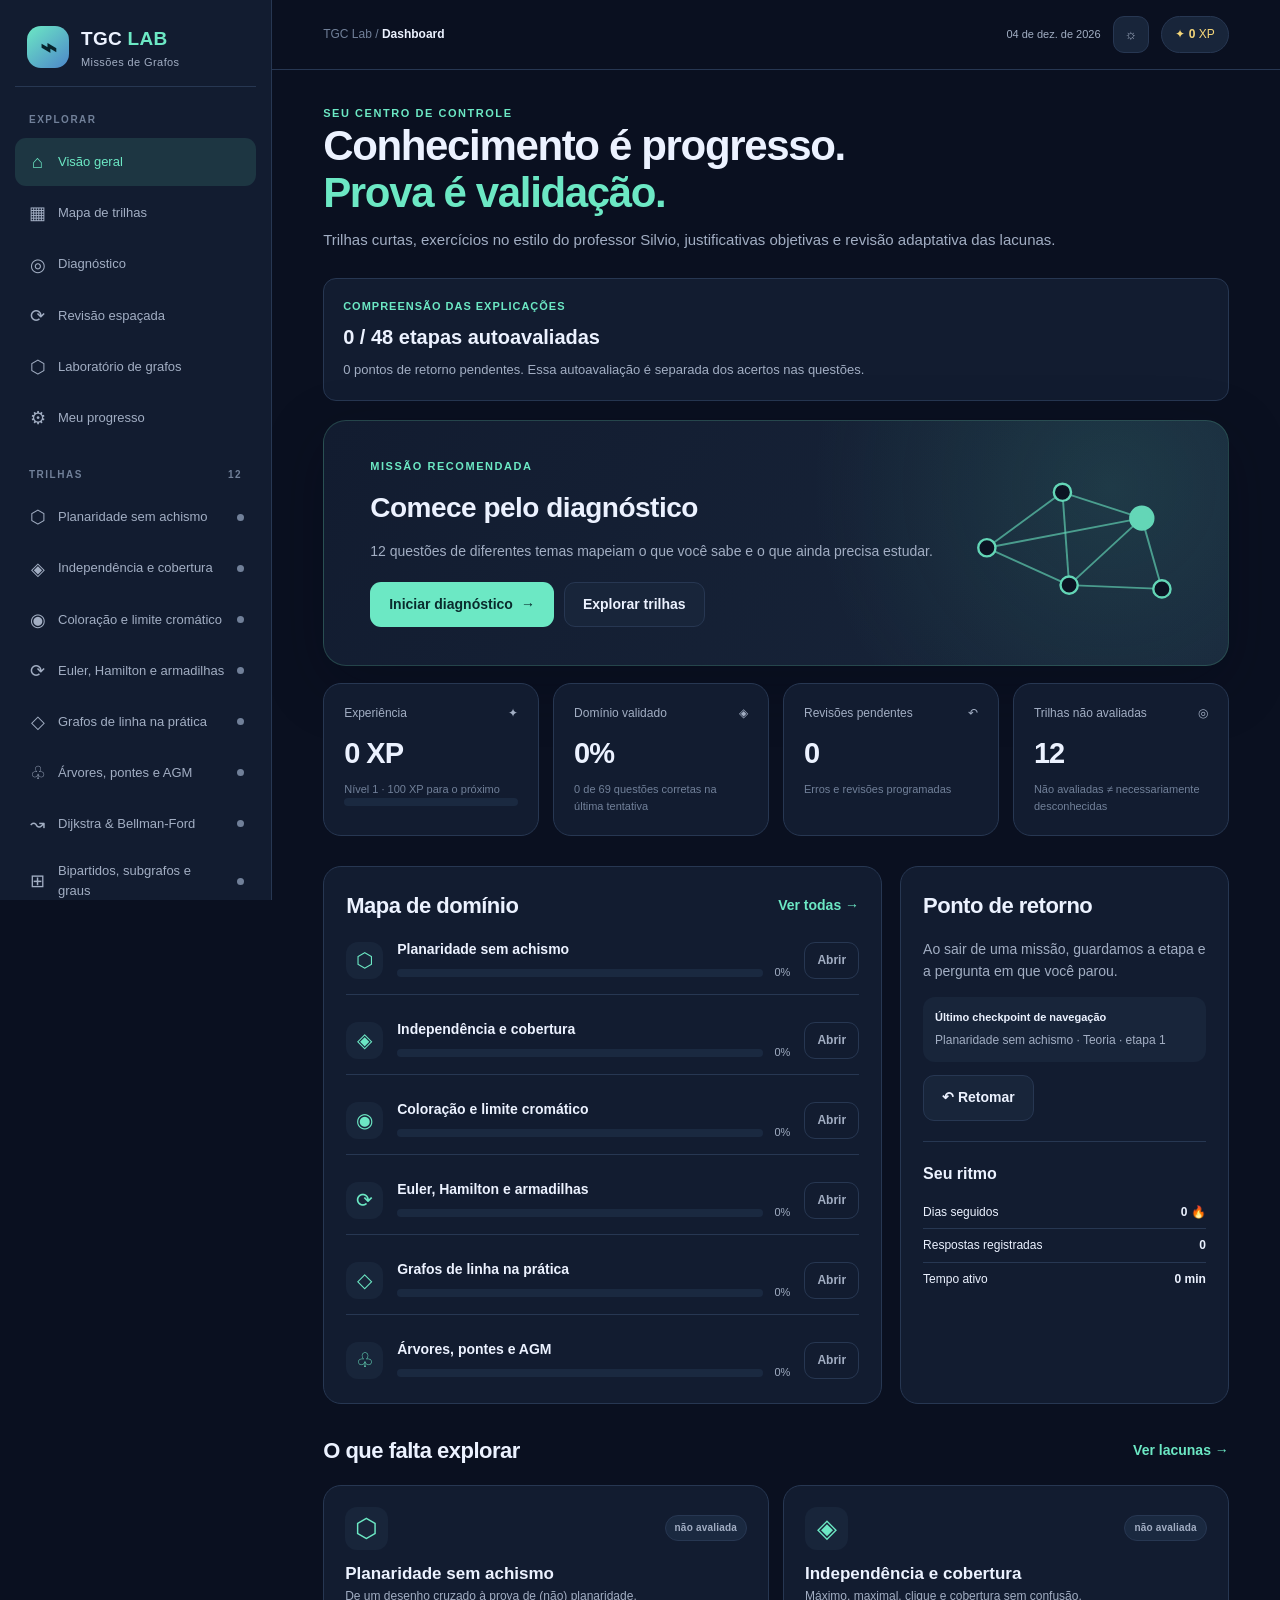
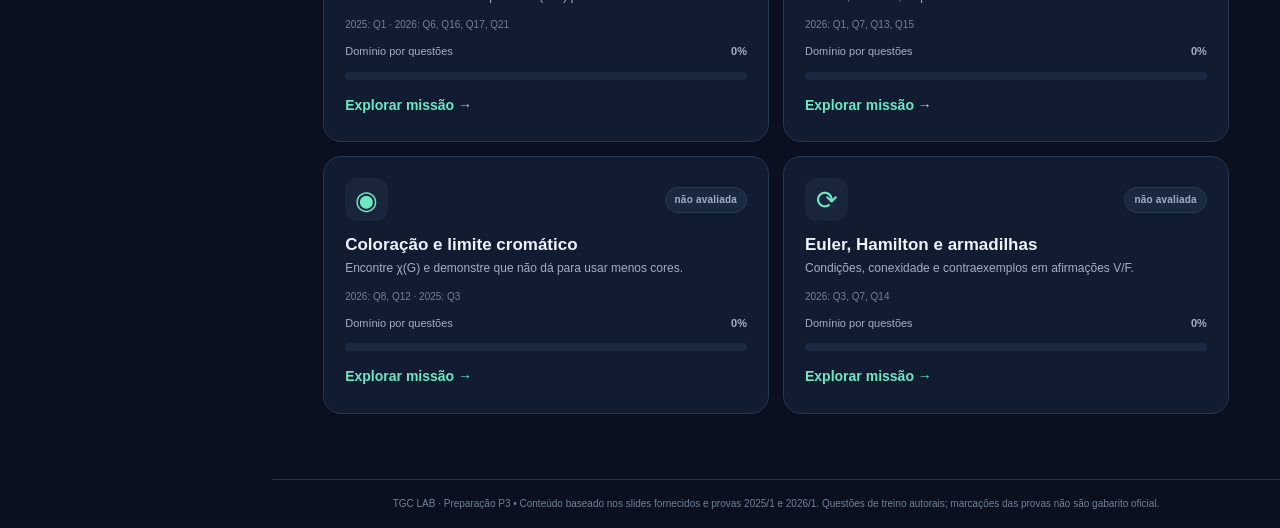
<file: index.html>
<!DOCTYPE html>
<html lang="pt-BR">
<head>
  <meta charset="UTF-8">
  <meta name="viewport" content="width=device-width,initial-scale=1.0">
  <meta name="color-scheme" content="dark light">
  <meta name="description" content="TGC Lab: plataforma offline de estudos de Teoria dos Grafos, com diagnóstico, trilhas, questões e revisão espaçada.">
  <title>TGC Lab · Missões de Grafos</title>
  <link rel="stylesheet" href="styles.css">


</head>
<body>
  <div class="app-shell">
    <aside class="sidebar" id="sidebar">
      <div class="brand" role="button" tabindex="0" data-go="dashboard">
        <div class="brand-mark">⌁</div>
        <div><strong>TGC<span> LAB</span></strong><small>Missões de Grafos</small></div>
      </div>
      <div class="sidebar-section"><div class="sidebar-label">EXPLORAR</div>
        <nav class="nav-main" id="nav-main" aria-label="Menu principal"></nav>
      </div>
      <div class="sidebar-section topics-section"><div class="sidebar-label">TRILHAS <span id="nav-count">12</span></div><nav class="nav-topics" id="nav-topics" aria-label="Trilhas"></nav></div>
      <div class="sidebar-bottom"><div class="aside-stat"><span>Seu progresso</span><strong id="aside-progress">0%</strong></div><div class="thin-progress"><span id="aside-progress-bar"></span></div><p>Seus dados ficam neste navegador. Exporte para fazer backup.</p></div>
    </aside>
    <div class="workspace">
      <header class="topbar">
        <button id="mobile-menu" class="icon-btn mobile-menu" aria-label="Abrir menu">☰</button>
        <div class="crumb" id="crumb">Visão geral / <strong>Dashboard</strong></div>
        <div class="top-actions"><span class="date-chip" id="today-label"></span><button class="small-btn" id="theme-btn" title="Alternar tema" aria-label="Alternar tema">☼</button><div class="xp-chip">✦ <strong id="top-xp">0</strong> XP</div></div>
      </header>
      <main id="app" tabindex="-1" aria-live="polite"></main>
      <footer class="footer">TGC LAB · Preparação P3 • Conteúdo baseado nos slides fornecidos e provas 2025/1 e 2026/1. Questões de treino autorais; marcações das provas não são gabarito oficial.</footer>
    </div>
  </div>
  <div id="toast" class="toast" role="status" aria-live="polite"></div>
  <input type="file" id="import-input" accept="application/json" hidden>
<script defer src="content.js"></script>
<script defer src="guides-fundamentals.js"></script>
<script defer src="guides-algorithms.js"></script>
<script defer src="pedagogy.js"></script>
<script defer src="visuals.js"></script>
<script defer src="app.js"></script>
</body>
</html>
</file>
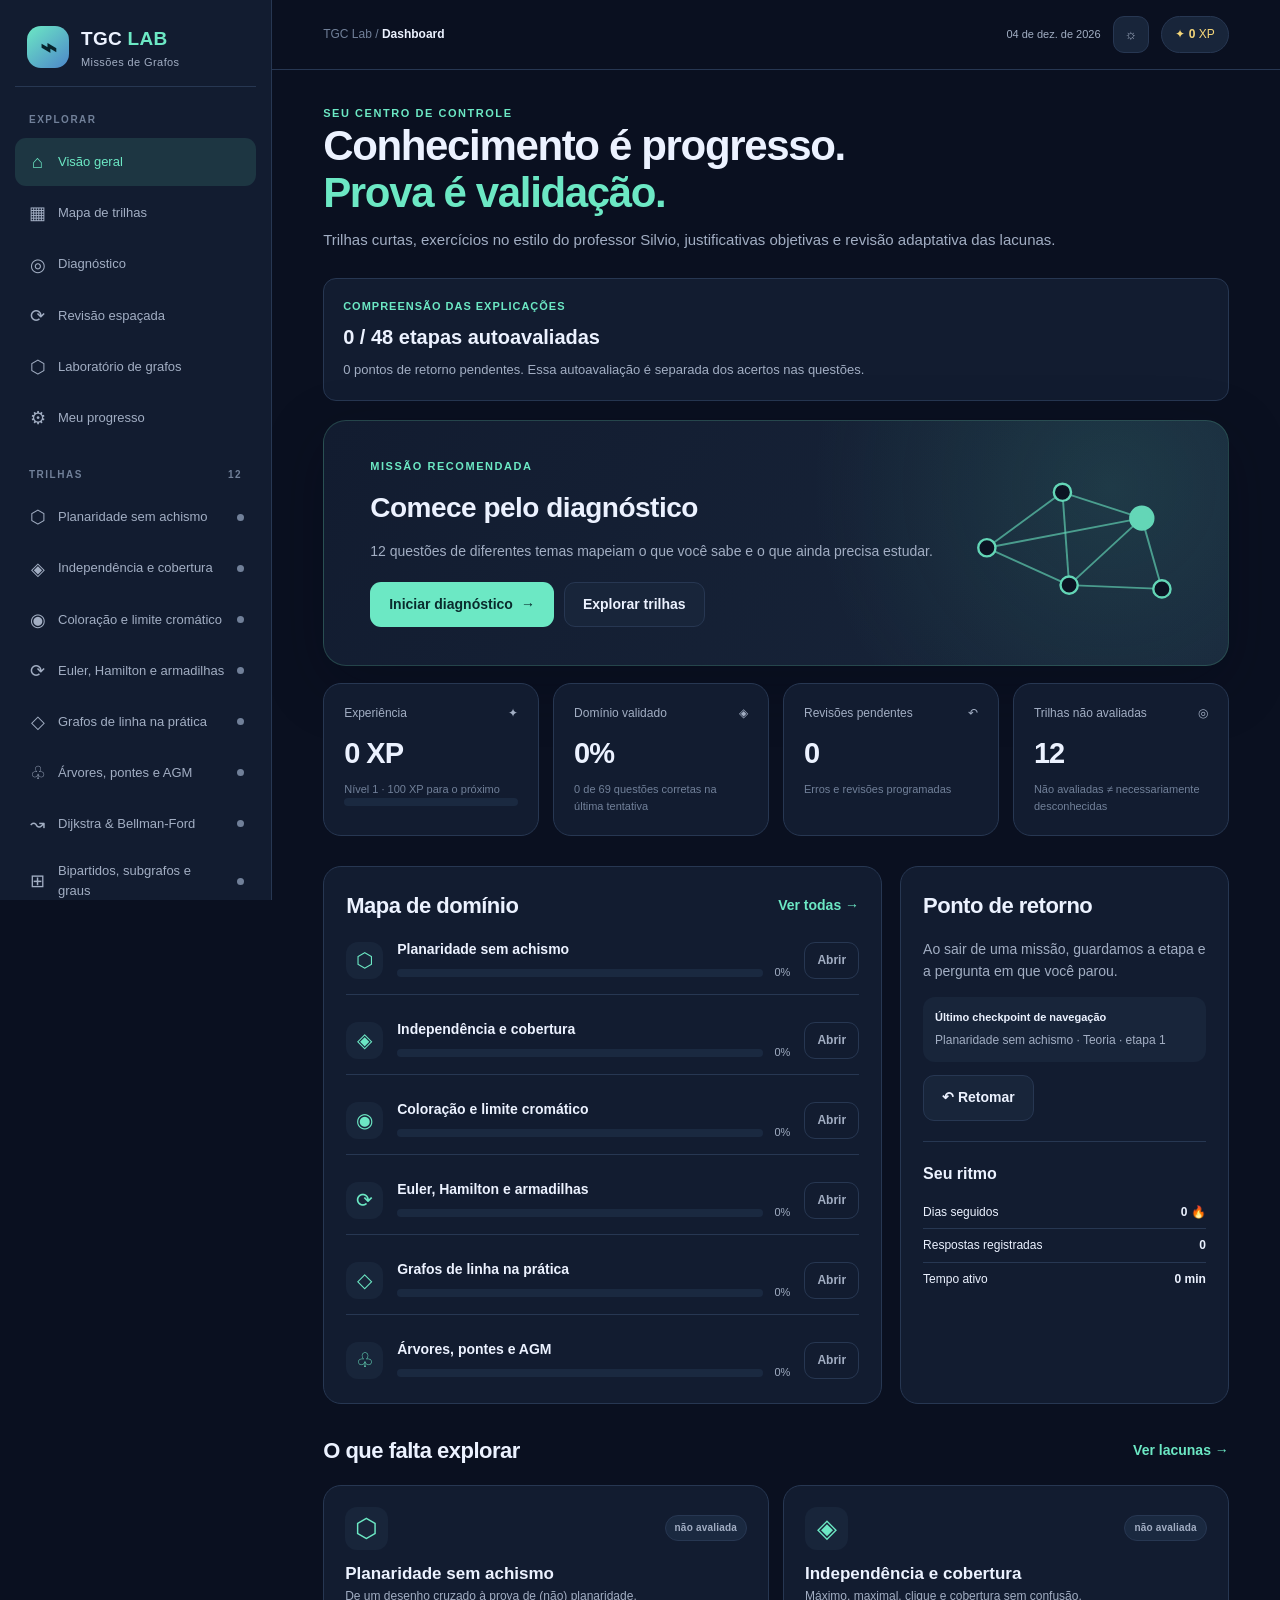
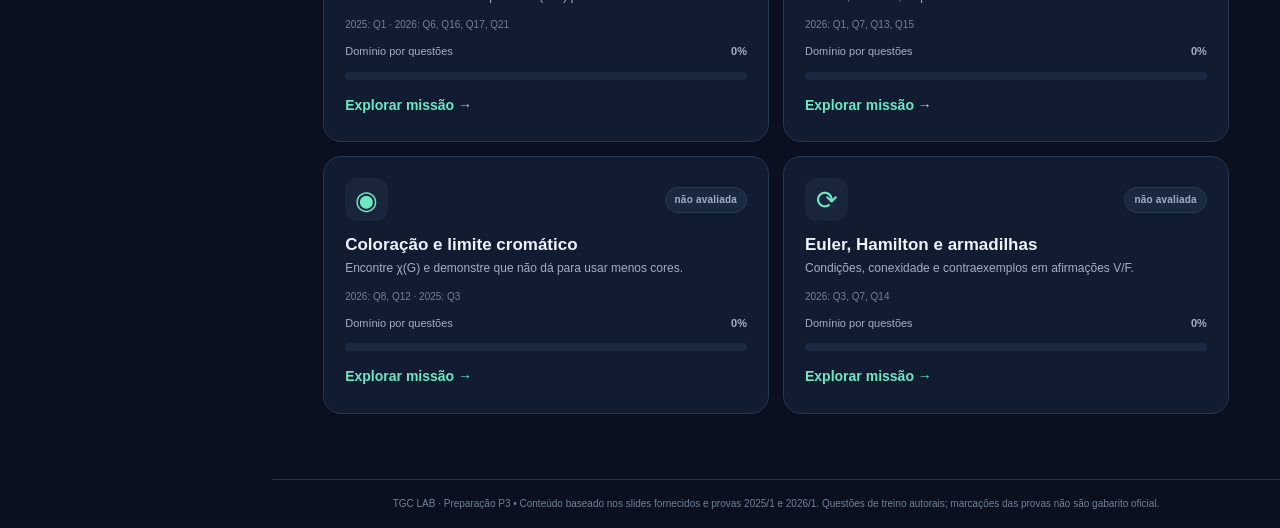
<file: TGC-Lab-abrir.html>
<!DOCTYPE html>
<html lang="pt-BR">
<head>
  <meta charset="UTF-8">
  <meta name="viewport" content="width=device-width,initial-scale=1.0">
  <meta name="color-scheme" content="dark light">
  <meta name="description" content="TGC Lab: plataforma offline de estudos de Teoria dos Grafos, com diagnóstico, trilhas, questões e revisão espaçada.">
  <title>TGC Lab · Missões de Grafos</title>
  <style>
:root{--bg:#0a1020;--panel:#121c30;--panel2:#18253a;--panel3:#1a2940;--border:#273752;--text:#ecf2ff;--muted:#a2aec3;--subtle:#718099;--accent:#6ce8c4;--blue:#82adff;--orange:#ffb67b;--red:#ff7d91;--yellow:#f6d779;--shadow:0 18px 60px #03081645;--radius:18px;--side:272px;--line:#263650}
body.light{--bg:#f4f7fc;--panel:#fff;--panel2:#f0f5fb;--panel3:#eaf0f8;--border:#dbe3ed;--text:#16263d;--muted:#55657b;--subtle:#71809b;--accent:#0a9674;--blue:#3763b8;--orange:#aa551b;--red:#c84259;--yellow:#a3700c;--shadow:0 12px 38px #18294213;--line:#dde6f0}
*{box-sizing:border-box}html{scroll-behavior:smooth}body{margin:0;background:var(--bg);color:var(--text);font-family:Inter,-apple-system,BlinkMacSystemFont,"Segoe UI",sans-serif;font-size:14px;line-height:1.56}button,input,select,textarea{font:inherit}button{cursor:pointer}button:focus-visible,a:focus-visible{outline:3px solid var(--accent);outline-offset:2px}a{color:var(--blue)}.app-shell{display:flex;min-height:100vh}.sidebar{width:var(--side);flex:0 0 var(--side);height:100vh;position:sticky;top:0;overflow-y:auto;background:var(--panel);border-right:1px solid var(--border);padding:24px 15px;display:flex;flex-direction:column;gap:25px;scrollbar-width:thin}.brand{display:flex;gap:12px;align-items:center;padding:0 12px 15px;border-bottom:1px solid var(--border);cursor:pointer}.brand-mark{background:linear-gradient(140deg,var(--accent),#4d87ca);color:#07232b;width:42px;height:42px;display:grid;place-items:center;border-radius:14px;font-size:28px;font-weight:900}.brand strong{font-size:19px;letter-spacing:.3px}.brand strong span{color:var(--accent)}.brand small{display:block;color:var(--muted);font-size:11px;letter-spacing:.4px}.sidebar-section{display:grid;gap:11px}.sidebar-label{font-size:10px;letter-spacing:1.5px;color:var(--subtle);font-weight:800;padding:0 14px}.sidebar-label span{float:right}.nav-main,.nav-topics{display:grid;gap:3px}.nav-link{display:flex;align-items:center;gap:10px;width:100%;text-align:left;background:none;border:0;color:var(--muted);padding:10px 12px;border-radius:11px;transition:.15s}.nav-link:hover{background:var(--panel2);color:var(--text)}.nav-link.active{background:color-mix(in srgb,var(--accent) 12%,transparent);color:var(--accent)}.nav-ico{width:21px;text-align:center;font-size:18px}.nav-label{font-size:13px;flex:1}.nav-bullet{width:7px;height:7px;border-radius:50%;background:var(--subtle)}.nav-bullet.done{background:var(--accent)}.nav-bullet.started{background:var(--orange)}.sidebar-bottom{margin-top:auto;padding:15px 13px;border:1px solid var(--border);border-radius:13px;background:var(--panel2)}.aside-stat{display:flex;justify-content:space-between;color:var(--muted);font-size:12px}.aside-stat strong{color:var(--accent)}.sidebar-bottom p{font-size:10px;color:var(--subtle);line-height:1.55;margin:10px 0 0}.thin-progress{height:6px;background:var(--border);border-radius:8px;margin-top:10px;overflow:hidden}.thin-progress span{height:100%;display:block;width:0;background:var(--accent);border-radius:8px;transition:width .3s}.workspace{flex:1;min-width:0;display:flex;flex-direction:column}.topbar{height:70px;border-bottom:1px solid var(--border);display:flex;align-items:center;justify-content:space-between;padding:0 clamp(20px,4vw,52px);background:var(--bg);position:sticky;top:0;z-index:10}.crumb{color:var(--subtle);font-size:12px}.crumb strong{color:var(--text)}.top-actions{display:flex;align-items:center;gap:12px}.date-chip{font-size:11px;color:var(--muted)}.xp-chip{font-size:12px;white-space:nowrap;padding:8px 13px;border-radius:999px;background:var(--panel2);border:1px solid var(--border);color:var(--yellow)}.icon-btn,.small-btn{background:var(--panel2);color:var(--muted);border:1px solid var(--border);padding:7px 11px;border-radius:11px}.mobile-menu{display:none}main{width:100%;max-width:1440px;margin:0 auto;padding:35px clamp(20px,4vw,52px) 65px;flex:1}.footer{padding:16px 35px;border-top:1px solid var(--border);font-size:10px;color:var(--subtle);text-align:center}.eyebrow{font-size:11px;letter-spacing:1.55px;text-transform:uppercase;font-weight:800;color:var(--accent)}h1,h2,h3,h4,p{margin-top:0}h1{font-size:clamp(28px,4vw,42px);letter-spacing:-1.35px;line-height:1.12;margin-bottom:12px}h2{font-size:22px;letter-spacing:-.5px;margin:0 0 10px}h3{font-size:16px;margin:0 0 9px}h4{font-size:14px;margin:0 0 7px}p{color:var(--muted)}.lead{font-size:15px;max-width:760px}.muted{color:var(--muted)}.subtle{color:var(--subtle)}.small{font-size:12px}.tiny{font-size:11px}.page-head{margin:0 0 26px}.page-head .lead{margin:8px 0 0}.hero{border:1px solid #3d766a70;background:radial-gradient(circle at 87% 27%,#4bbd9e26 0,transparent 37%),linear-gradient(125deg,var(--panel),var(--panel2));border-radius:23px;padding:32px clamp(24px,4vw,46px);display:grid;grid-template-columns:minmax(0,1fr) auto;gap:24px;align-items:center;overflow:hidden;box-shadow:var(--shadow)}.hero h1{max-width:700px}.hero p{max-width:570px}.hero-art{width:220px;height:180px;display:grid;place-items:center;opacity:.9}.hero-art svg{width:100%;height:100%;overflow:visible}.hero-art line{stroke:var(--accent);stroke-width:2;opacity:.65}.hero-art circle{fill:var(--bg);stroke:var(--accent);stroke-width:2.5}.hero-art .core{fill:var(--accent)}.btn-row{display:flex;gap:10px;flex-wrap:wrap;margin-top:19px}.btn{display:inline-flex;align-items:center;justify-content:center;gap:8px;background:var(--accent);color:#092b2d;border:1px solid transparent;padding:11px 18px;border-radius:11px;font-weight:750;text-decoration:none;transition:transform .12s,opacity .15s}.btn:hover{transform:translateY(-1px)}.btn:disabled{opacity:.4;cursor:not-allowed;transform:none}.btn.secondary{background:var(--panel2);color:var(--text);border-color:var(--border)}.btn.ghost{background:transparent;color:var(--muted);border-color:var(--border)}.btn.danger{background:color-mix(in srgb,var(--red) 10%,var(--panel));color:var(--red);border-color:color-mix(in srgb,var(--red) 35%,var(--border))}.btn.sm{font-size:12px;padding:8px 12px}.layout-row{display:flex;gap:20px;align-items:start}.layout-row>.grow{flex:1;min-width:0}.section-head{display:flex;justify-content:space-between;align-items:center;gap:12px;margin-bottom:16px}.section-head h2{margin:0}.section{margin-top:30px}.stats-grid{display:grid;grid-template-columns:repeat(4,minmax(0,1fr));gap:14px;margin-top:17px}.stat,.panel,.mission,.lesson-card,.assessment{background:var(--panel);border:1px solid var(--border);border-radius:var(--radius)}.stat{padding:20px;min-height:124px}.stat .label{font-size:12px;color:var(--muted);display:flex;justify-content:space-between}.stat .big{font-size:29px;font-weight:850;letter-spacing:-1px;margin:9px 0 4px}.stat .help{font-size:11px;color:var(--subtle)}.panel{padding:22px}.panel.tinted{background:var(--panel2)}.tag{font-size:10px;font-weight:750;letter-spacing:.2px;display:inline-flex;padding:4px 9px;border-radius:999px;color:var(--muted);background:var(--panel3);border:1px solid var(--border)}.tag.green{color:var(--accent);border-color:color-mix(in srgb,var(--accent) 35%,var(--border));background:color-mix(in srgb,var(--accent) 8%,var(--panel))}.tag.orange{color:var(--orange);border-color:color-mix(in srgb,var(--orange) 25%,var(--border))}.tag.red{color:var(--red)}.tag.blue{color:var(--blue)}.mission-grid{display:grid;grid-template-columns:repeat(2,minmax(0,1fr));gap:14px}.mission{padding:21px;display:flex;flex-direction:column;gap:11px;transition:border-color .2s}.mission:hover{border-color:var(--accent)}.mission-top{display:flex;justify-content:space-between;align-items:center;gap:10px}.mission-icon{font-size:26px;color:var(--accent);width:43px;height:43px;display:grid;place-items:center;background:var(--panel2);border-radius:12px}.mission h3{font-size:17px;margin:0}.mission p{font-size:12px;margin:0}.mission .meta{font-size:10px;color:var(--subtle)}.progress-row{display:flex;justify-content:space-between;align-items:center;font-size:11px;color:var(--muted)}.progress{width:100%;height:8px;border-radius:999px;background:var(--panel3);overflow:hidden}.progress>span{display:block;height:100%;background:linear-gradient(90deg,var(--blue),var(--accent));border-radius:999px;transition:width .3s}.mission-actions{margin-top:auto;display:flex;justify-content:flex-start}.text-link{border:none;background:none;color:var(--accent);font-weight:700;padding:4px 0}.text-link:hover{text-decoration:underline}.filterbar{display:flex;gap:7px;flex-wrap:wrap;margin-bottom:16px}.filter{padding:8px 12px;border:1px solid var(--border);border-radius:10px;color:var(--muted);background:var(--panel);font-size:12px}.filter.active{color:var(--accent);background:var(--panel2);border-color:var(--accent)}.two-col{display:grid;grid-template-columns:minmax(0,1.7fr) minmax(240px,1fr);gap:18px}.data-list{display:grid;gap:11px}.data-row{display:flex;align-items:center;gap:14px;padding:13px 0;border-bottom:1px solid var(--border)}.data-row:last-child{border-bottom:0;padding-bottom:0}.data-row:first-child{padding-top:0}.data-row .main-data{flex:1;min-width:0}.data-row h4{margin:0 0 3px}.data-row p{margin:0;font-size:11px}.data-row .count{font-size:11px;color:var(--muted);white-space:nowrap}.metric{display:flex;align-items:baseline;gap:9px}.metric strong{font-size:34px}.mission-title-row{display:flex;align-items:start;gap:15px}.mission-title-row .mission-icon{width:53px;height:53px;font-size:29px;flex:0 0 53px}.learning-layout{display:grid;grid-template-columns:minmax(0,1fr) 265px;gap:18px;align-items:start}.lesson-card{padding:28px}.step-nav{display:flex;gap:6px;margin:18px 0 24px}.step-dot{width:100%;height:7px;background:var(--panel3);border:0;border-radius:8px}.step-dot.complete{background:var(--accent)}.step-dot.current{background:var(--blue)}.lesson-number{font-size:11px;font-weight:800;color:var(--accent);letter-spacing:1.6px;text-transform:uppercase}.lesson-card h2{font-size:27px;margin:12px 0 16px}.lesson-card p{font-size:16px;line-height:1.85;color:var(--text)}.tip{padding:16px;border-left:3px solid var(--accent);background:var(--panel2);border-radius:0 12px 12px 0;color:var(--muted);font-size:13px}.tip.warn{border-color:var(--orange)}.number-list{padding:0;margin:0;list-style:none;counter-reset:steps;display:grid;gap:10px}.number-list li{counter-increment:steps;display:flex;align-items:flex-start;gap:12px;color:var(--muted)}.number-list li:before{content:counter(steps);background:var(--panel3);color:var(--accent);width:25px;height:25px;flex:0 0 25px;display:grid;place-items:center;border-radius:8px;font-weight:800;font-size:11px}.side-panel{position:sticky;top:91px}.side-panel p{font-size:12px}.side-panel .btn{width:100%}.reference{padding:12px;background:var(--panel2);border-radius:12px;margin:13px 0;font-size:12px;color:var(--muted);overflow-wrap:anywhere}.reference strong{display:block;color:var(--text);font-size:11px;margin-bottom:5px}.quiz-shell{max-width:960px;margin:auto}.quiz-header{display:flex;justify-content:space-between;gap:15px;align-items:center;margin-bottom:20px}.question{background:var(--panel);border:1px solid var(--border);border-radius:21px;padding:28px}.question h2{font-size:25px;line-height:1.4;margin:12px 0 23px}.option-list{display:grid;gap:9px}.answer-option{display:flex;align-items:center;gap:14px;background:var(--panel2);border:1px solid var(--border);border-radius:12px;width:100%;padding:14px 15px;text-align:left;color:var(--text)}.answer-option .letter{flex:0 0 30px;width:30px;height:30px;display:grid;place-items:center;border-radius:8px;background:var(--panel3);color:var(--muted);font-weight:800}.answer-option:hover{border-color:var(--blue)}.answer-option.selected{border-color:var(--blue);background:color-mix(in srgb,var(--blue) 10%,var(--panel2))}.answer-option.correct{border-color:var(--accent);background:color-mix(in srgb,var(--accent) 9%,var(--panel2))}.answer-option.wrong{border-color:var(--red);background:color-mix(in srgb,var(--red) 9%,var(--panel2))}.answer-option:disabled{cursor:default}.feedback{border:1px solid var(--border);border-radius:13px;padding:17px 20px;margin-top:18px;background:var(--panel2)}.feedback.correct{border-color:color-mix(in srgb,var(--accent) 50%,var(--border))}.feedback.wrong{border-color:color-mix(in srgb,var(--red) 50%,var(--border))}.feedback .verdict{font-weight:850;font-size:15px}.feedback.correct .verdict{color:var(--accent)}.feedback.wrong .verdict{color:var(--red)}.feedback p{margin:7px 0 0;font-size:13px;color:var(--text)}.feedback small{color:var(--muted)}.quiz-controls{display:flex;justify-content:space-between;align-items:center;gap:10px;margin-top:18px;flex-wrap:wrap}.hint-btn{background:transparent;border:0;padding:7px 0;color:var(--blue);font-size:12px}.hint-box{margin-top:10px;border-radius:12px;border:1px solid var(--border);background:var(--panel3);padding:12px;color:var(--muted);font-size:12px}.reason{margin-top:15px}.reason label{display:block;color:var(--muted);font-size:11px;margin-bottom:6px}.reason textarea{width:100%;min-height:70px;resize:vertical;border:1px solid var(--border);background:var(--panel2);color:var(--text);border-radius:10px;padding:10px 12px}.review-top{display:flex;align-items:center;gap:15px;flex-wrap:wrap}.result{text-align:center;padding:40px 28px}.result .medal{font-size:56px}.result h2{font-size:29px}.result p{max-width:600px;margin:0 auto 16px}.review-list{display:grid;gap:11px}.review-item{display:flex;align-items:center;gap:14px;padding:17px;border:1px solid var(--border);border-radius:12px;background:var(--panel)}.review-item .grow{flex:1}.review-item h4{margin:0}.review-item p{margin:3px 0 0;font-size:11px}.lab-layout{display:grid;grid-template-columns: minmax(0,1.4fr) minmax(280px,.8fr);gap:18px}.graph-stage{position:relative;border:1px solid var(--border);border-radius:15px;background:radial-gradient(circle,var(--border) 1px,transparent 1px) 0 0/21px 21px, var(--panel2);min-height:345px;display:grid;place-items:center;padding:14px}.graph-stage svg{width:100%;max-width:570px;height:335px;overflow:visible}.graph-stage .edge{stroke:var(--muted);stroke-width:2.5;opacity:.76}.graph-stage .edge.bad{stroke:var(--red);stroke-width:5;opacity:1}.graph-stage .node{stroke:var(--text);stroke-width:2;cursor:pointer;transition:fill .12s}.graph-stage .node-label{fill:#0b1630;font-size:13px;font-weight:800;pointer-events:none;text-anchor:middle;dominant-baseline:central}.node.blank{fill:#d7e2ec}.lab-legend{display:flex;gap:10px;flex-wrap:wrap;margin:15px 0}.swatch{border:2px solid var(--border);width:34px;height:34px;border-radius:11px;cursor:pointer}.swatch.active{outline:2px solid var(--accent);outline-offset:3px}.lab-message{padding:13px;border-radius:12px;background:var(--panel2);font-size:13px;color:var(--text)}.lab-message.bad{border:1px solid var(--red)}.lab-message.good{border:1px solid var(--accent)}.lab-selector{display:flex;gap:7px;flex-wrap:wrap;margin:16px 0}.save-list{display:grid;grid-template-columns:repeat(2,minmax(0,1fr));gap:12px}.save-card{background:var(--panel2);border:1px solid var(--border);border-radius:13px;padding:18px}.save-card h3{margin-bottom:5px}.save-card p{font-size:12px}.notice{font-size:12px;color:var(--muted);padding:13px 16px;background:var(--panel2);border:1px solid var(--border);border-radius:12px;margin:15px 0}.empty{text-align:center;padding:33px;color:var(--muted)}.empty .emoji{font-size:42px;display:block;margin-bottom:10px}.toast{position:fixed;bottom:23px;right:26px;z-index:60;background:var(--text);color:var(--bg);padding:12px 18px;border-radius:12px;font-size:12px;font-weight:800;box-shadow:var(--shadow);opacity:0;transform:translateY(15px);pointer-events:none;transition:.22s}.toast.show{opacity:1;transform:translateY(0)}.badge-row{display:flex;gap:7px;flex-wrap:wrap}.badge-tile{padding:15px;border:1px solid var(--border);border-radius:13px;background:var(--panel2);display:flex;gap:11px;align-items:center;opacity:.5}.badge-tile.earned{opacity:1}.badge-tile .bi{font-size:26px}.badge-tile strong{display:block}.badge-tile small{font-size:10px;color:var(--muted)}.checkpoint-banner{border:1px dashed var(--accent);background:color-mix(in srgb,var(--accent) 7%,var(--panel));border-radius:14px;padding:18px;margin-bottom:20px}.checkpoint-banner strong{color:var(--accent)}.confetti{font-size:25px;color:var(--yellow)}.key-value{display:flex;justify-content:space-between;align-items:center;padding:7px 0;border-bottom:1px solid var(--border);font-size:12px}.key-value:last-child{border-bottom:0}.graph-preview{background:var(--panel2);border:1px solid var(--border);padding:15px;border-radius:14px}.quote{border-left:3px solid var(--orange);padding-left:13px;color:var(--muted);font-size:12px}.topic-head{display:flex;align-items:center;justify-content:space-between;gap:12px;margin:16px 0 10px}@media(max-width:1130px){.learning-layout{grid-template-columns:1fr}.side-panel{position:static}.stats-grid{grid-template-columns:repeat(2,1fr)}}@media(max-width:890px){:root{--side:245px}.hero-art{display:none}.mission-grid{grid-template-columns:1fr}.lab-layout,.two-col{grid-template-columns:1fr}}@media(max-width:700px){.sidebar{position:fixed;z-index:40;left:0;top:0;transform:translateX(-100%);transition:transform .2s;box-shadow:var(--shadow)}.sidebar.open{transform:translateX(0)}.mobile-menu{display:block}.topbar{padding:0 15px;height:60px}.top-actions{gap:6px}.date-chip{display:none}.crumb{font-size:11px}main{padding:25px 15px 50px}.hero{padding:25px 20px}.stats-grid{grid-template-columns:repeat(2,minmax(0,1fr));gap:10px}.stat{padding:14px;min-height:103px}.stat .big{font-size:23px}.mission{padding:16px}.lesson-card,.question{padding:19px}.question h2{font-size:20px}.quiz-header{align-items:start}.save-list{grid-template-columns:1fr}.footer{padding:16px}.hero h1{font-size:30px}}

  
/* Demonstrações interativas das missões */
.visual-card{margin-top:17px;background:linear-gradient(155deg,var(--panel),var(--panel2));border:1px solid var(--border);border-radius:18px;padding:22px;box-shadow:var(--shadow)}
.visual-topline,.visual-extra,.visual-controls{display:flex;align-items:center;justify-content:space-between;gap:12px;flex-wrap:wrap}
.visual-kicker{color:var(--accent);font-size:11px;font-weight:800;letter-spacing:1.25px}
.visual-step-counter{color:var(--muted);font-size:13px;font-weight:700}
.visual-card h3{font-size:19px;margin:11px 0 14px}
.visual-step-track{display:grid;grid-template-columns:repeat(4,1fr);gap:7px;margin-bottom:19px}
.visual-dot{height:7px;border-radius:20px;border:0;background:var(--border);cursor:pointer}
.visual-dot.active{background:var(--accent);box-shadow:0 0 14px #6ce8c455}
.visual-frame-label{font-weight:800;color:var(--blue);font-size:13px;text-transform:uppercase;letter-spacing:.45px;margin:0 0 6px}
.visual-explainer{line-height:1.65;margin:0 0 18px;color:var(--text);min-height:44px;font-size:14px}
.visual-boards{display:grid;grid-template-columns:repeat(auto-fit,minmax(min(100%,225px),1fr));gap:12px}
.visual-board{border:1px solid var(--border);border-radius:13px;padding:10px;min-width:0;background:var(--bg)}
.visual-board-label{font-size:12px;font-weight:800;color:var(--muted);text-align:center}
.visual-svg{display:block;width:100%;max-height:250px;margin:4px auto}
.visual-svg [data-v-action]{cursor:pointer;outline:none}
.visual-svg [data-v-action]:focus-visible circle,.visual-svg [data-v-action]:focus-visible path{stroke:var(--yellow)!important;stroke-width:4}
.visual-node-label{font-size:12px;font-weight:800;paint-order:stroke;stroke:none;text-anchor:middle;pointer-events:none}
.visual-weight{fill:var(--orange);font-size:12px;font-weight:900;text-anchor:middle;stroke:var(--bg);stroke-width:4px;paint-order:stroke;pointer-events:none}
.visual-metrics{color:var(--muted);text-align:center;font-size:11px;line-height:1.5;border-top:1px solid var(--border);padding-top:9px}
.visual-build-info{font-size:12px;line-height:1.5;color:var(--muted);margin:13px 0 8px}
.visual-extra{margin-bottom:16px}
.visual-extra>span{font-size:11px;color:var(--muted);flex:1;min-width:170px}
.visual-controls{padding-top:15px;border-top:1px solid var(--border)}
.visual-controls button{flex:1;min-width:130px}
.visual-card .btn:disabled{opacity:.45;cursor:not-allowed}
@media(max-width:650px){.visual-card{padding:15px}.visual-controls button{min-width:110px;padding:10px}.visual-explainer{min-height:0}}

/* Material didático aprofundado: passo a passo, demonstração e autoavaliação */
.deep-eyebrow{font-size:11px;font-weight:800;color:var(--accent);text-transform:uppercase;letter-spacing:.09em}
.deep-slide-summary{padding:15px 17px;border:1px solid var(--border);border-radius:12px;margin:18px 0;background:var(--panel2)}
.deep-slide-summary span{display:block;font-size:11px;letter-spacing:.05em;color:var(--muted);font-weight:800;text-transform:uppercase}
.deep-slide-summary p{margin:8px 0 0;line-height:1.65}
.deep-warmup{margin:18px 0;padding:23px;background:var(--panel2);border:1px solid var(--border);border-left:4px solid var(--accent);border-radius:13px}
.deep-warmup h3{font-size:22px;margin:10px 0 12px;line-height:1.3}
.deep-warmup p{line-height:1.8;max-width:80ch;margin:0 0 14px;font-size:15px;color:var(--text)}
.deep-bridge{font-size:13px;line-height:1.6;color:var(--muted)}
.deep-guide{margin:18px 0;border:1px solid var(--border);border-radius:17px;background:var(--panel);overflow:hidden}
.deep-guide-header{padding:25px 27px 16px}
.deep-guide-header h3{font-size:23px;margin:9px 0}
.deep-guide-header p{color:var(--muted);line-height:1.6;font-size:14px;margin:0}
.deep-steps{list-style:none;margin:0;padding:0 27px 23px;display:grid;gap:12px}
.deep-steps li{display:grid;grid-template-columns:32px minmax(0,1fr);gap:15px;align-items:start;padding:17px 0;border-top:1px solid var(--border)}
.deep-count{height:31px;width:31px;border:1px solid var(--border);border-radius:50%;display:grid;place-items:center;background:var(--panel2);color:var(--accent);font-weight:800}
.deep-steps strong{display:block;margin-bottom:7px;font-size:14px;color:var(--text)}
.deep-steps p{font-size:14px;line-height:1.85;color:var(--text);margin:0;max-width:82ch}
.deep-proof,.deep-error{padding:22px 27px;border-top:1px solid var(--border)}
.deep-proof{background:var(--panel2)}
.deep-error{border-left:3px solid var(--orange)}
.deep-proof p,.deep-error p{line-height:1.8;font-size:14px;margin:10px 0 0;max-width:82ch}
.deep-validation{padding:24px 27px;border-top:1px solid var(--border)}
.deep-validation h4{font-size:18px;line-height:1.45;margin:10px 0}
.deep-prompt{color:var(--muted);font-size:13px;line-height:1.6}
.deep-answer{display:block;width:100%;min-height:96px;resize:vertical;background:var(--bg);border:1px solid var(--border);border-radius:10px;color:var(--text);font:inherit;padding:13px;margin:14px 0;line-height:1.65}
.deep-answer:focus{outline:2px solid var(--accent);outline-offset:2px}
.deep-actions{display:flex;gap:9px;flex-wrap:wrap}
.deep-actions button{max-width:100%}
.deep-solution{margin:16px 0 0;padding:18px;border:1px solid var(--border);border-radius:12px;background:var(--panel2)}
.deep-solution strong{color:var(--accent)}
.deep-solution p{line-height:1.75;font-size:14px;margin:8px 0 17px}
.deep-status{font-size:12px;color:var(--muted);line-height:1.55;margin-top:15px}
.deep-provenance{font-size:12px;color:var(--muted);padding:17px 27px;background:var(--bg);line-height:1.7}
.deep-dashboard{border:1px solid var(--border);border-radius:13px;padding:19px;margin-bottom:19px;display:flex;justify-content:space-between;gap:18px;flex-wrap:wrap;background:var(--panel)}
.deep-dashboard h3{margin:7px 0;font-size:20px}
.deep-dashboard p{margin:0;color:var(--muted);font-size:13px;line-height:1.6}
.deep-dashboard-actions{display:flex;align-items:center;flex-wrap:wrap;gap:8px}
.deep-dashboard-actions button{font-size:12px}
.visual-stage-detail{background:var(--panel2);border:1px solid var(--border);border-radius:10px;padding:14px 16px;margin:0 0 16px}
.visual-stage-detail strong{font-size:13px;color:var(--accent)}
.visual-stage-detail p{font-size:13px;color:var(--text);line-height:1.75;margin:8px 0 0}
@media(max-width:700px){.deep-guide-header,.deep-proof,.deep-error,.deep-validation{padding:19px}.deep-steps{padding:0 19px 17px}.deep-provenance{padding:15px 19px}.deep-steps li{gap:11px}.deep-warmup{padding:17px}.deep-warmup h3{font-size:19px}}
</style>


</head>
<body>
  <div class="app-shell">
    <aside class="sidebar" id="sidebar">
      <div class="brand" role="button" tabindex="0" data-go="dashboard">
        <div class="brand-mark">⌁</div>
        <div><strong>TGC<span> LAB</span></strong><small>Missões de Grafos</small></div>
      </div>
      <div class="sidebar-section"><div class="sidebar-label">EXPLORAR</div>
        <nav class="nav-main" id="nav-main" aria-label="Menu principal"></nav>
      </div>
      <div class="sidebar-section topics-section"><div class="sidebar-label">TRILHAS <span id="nav-count">12</span></div><nav class="nav-topics" id="nav-topics" aria-label="Trilhas"></nav></div>
      <div class="sidebar-bottom"><div class="aside-stat"><span>Seu progresso</span><strong id="aside-progress">0%</strong></div><div class="thin-progress"><span id="aside-progress-bar"></span></div><p>Seus dados ficam neste navegador. Exporte para fazer backup.</p></div>
    </aside>
    <div class="workspace">
      <header class="topbar">
        <button id="mobile-menu" class="icon-btn mobile-menu" aria-label="Abrir menu">☰</button>
        <div class="crumb" id="crumb">Visão geral / <strong>Dashboard</strong></div>
        <div class="top-actions"><span class="date-chip" id="today-label"></span><button class="small-btn" id="theme-btn" title="Alternar tema" aria-label="Alternar tema">☼</button><div class="xp-chip">✦ <strong id="top-xp">0</strong> XP</div></div>
      </header>
      <main id="app" tabindex="-1" aria-live="polite"></main>
      <footer class="footer">TGC LAB · Preparação P3 • Conteúdo baseado nos slides fornecidos e provas 2025/1 e 2026/1. Questões de treino autorais; marcações das provas não são gabarito oficial.</footer>
    </div>
  </div>
  <div id="toast" class="toast" role="status" aria-live="polite"></div>
  <input type="file" id="import-input" accept="application/json" hidden>
<script>window.TGC_SINGLE=true;</script>
<script>
/* TGC Lab - base pedagógica orientada pelos slides do Prof. Silvio Jamil F. Guimarães
   e pelas provas P3 2025/1 e P3 2026/1 enviadas nesta conversa.
   Itens são originais, não uma transcrição literal das avaliações. */
const Q=(stem,options,answer,why,hint='',difficulty=2)=>({stem,options,answer,why,hint,difficulty});
const TF=(stem,truth,why,hint='',difficulty=2)=>Q(stem,['Verdadeiro','Falso'],truth?0:1,why,hint,difficulty);
const MODULES=[
{
 id:'planar',name:'Planaridade sem achismo',icon:'⬡',tier:'Prioridade máxima',blurb:'De um desenho cruzado à prova de (não) planaridade.',source:'13-graphs-planarity.pdf',pages:'20–46, 48–57',exam:'2025: Q1 · 2026: Q6, Q16, Q17, Q21',tags:['Kuratowski','Wagner','Euler'],
 lessons:[
 ['O que significa planar?','G é planar quando existe ao menos uma representação no plano sem cruzamentos entre arestas, exceto nas extremidades comuns. Um desenho atual cruzado não é prova de não planaridade.','Teste mental: antes de concluir, tente deslocar os vértices e redesenhar as arestas.'],
 ['Euler + limites','Para grafo planar conexo: v − e + f = 2. Em grafo simples planar com v ≥ 3, e ≤ 3v − 6. Se também for bipartido, e ≤ 2v − 4. Exceder um limite prova não planaridade; respeitá-lo NÃO prova planaridade.','Verifique se o grafo é simples e, no limite bipartido, se não existem ciclos ímpares.'],
 ['Kuratowski e Wagner','Kuratowski: não planar ⇔ contém uma subdivisão de K₅ ou K₃,₃. Wagner: não planar ⇔ possui K₅ ou K₃,₃ como menor (pode apagar/contrair arestas). Subdividir introduz vértices de grau 2; contrair funde extremos.','Homeomorfismo e menor são operações diferentes. Não confunda com mero desenho isomorfo.'],
 ['Dual geométrico','Em um desenho planar, cada face vira vértice do dual e cada aresta original liga suas faces correspondentes no dual. O dual também é planar. Para grafos planares conexos, o dual do dual é isomorfo ao original.','Faces incluem a região exterior.']
 ],
 example:{title:'Por que K₃,₃ não é planar?',steps:['K₃,₃ é bipartido simples, com v=6 e e=9.','Se fosse planar, satisfaria e ≤ 2v−4 = 8.','Como 9 > 8, a hipótese de planaridade é impossível.']},
 trap:'Um grafo com 8 vértices e 12 arestas satisfaz e ≤ 3v−6, mas ainda pode ser não planar. A desigualdade não é um teste de suficiência.',
 questions:[
 TF('Um grafo simples desenhado com cruzamentos é necessariamente não planar.',false,'Planaridade considera a existência de ALGUM desenho sem cruzamentos; o desenho exibido pode ser ruim.','Tente separar a propriedade abstrata do modo de desenhar.',1),
 Q('Para um grafo planar, conexo e simples com 6 vértices e 9 arestas, quantas faces há?', ['3','4','5','6'],2,'Pela fórmula de Euler, f = 2−v+e = 2−6+9 = 5.','Isole f na igualdade de Euler.'),
 Q('Qual conclusão é válida para um grafo bipartido simples com 6 vértices e 9 arestas?', ['Ele é planar porque e ≤ 3v−6.','Ele é não planar porque e > 2v−4.','Ele é uma árvore.','Não existe como grafo bipartido.'],1,'Em grafo planar bipartido simples, 9 ≤ 2·6−4 = 8 seria necessário. Logo é não planar. O K₃,₃ é um exemplo.','Use o limite mais forte permitido pela hipótese bipartida.',3),
 Q('Qual operação é usada na definição de menor de um grafo?', ['Somente renomear vértices.','Somente dividir uma aresta em duas.','Contrair uma aresta.','Somente inverter a orientação.'],2,'Um menor é obtido por exclusões de vértices/arestas e contrações de arestas. Divisão de arestas é a ideia de subdivisão/homeomorfismo.','Compare Wagner com Kuratowski.',3),
 TF('O dual geométrico de uma representação planar é também planar.',true,'O grafo dual pode ser desenhado com um vértice por face e uma aresta cruzando cada aresta primal, sem cruzamentos indevidos entre arestas duais.','Pense no vértice de cada face.',2),
 Q('Qual é o menor grafo não planar em número de arestas, entre os grafos simples?', ['K₄, com 6 arestas','K₅, com 10 arestas','K₃,₃, com 9 arestas','K₂,₃, com 6 arestas'],2,'K₃,₃ tem 9 arestas e é não planar; os dois obstáculos mínimos de Kuratowski são K₅ (10) e K₃,₃ (9).','Compare as quantidades de arestas dos dois obstáculos.',3)
 ]
},
{
 id:'sets',name:'Independência e cobertura',icon:'◈',tier:'Prioridade máxima',blurb:'Máximo, maximal, clique e cobertura sem confusão.',source:'14-graphs-sets.pdf',pages:'3–6, 11–14',exam:'2026: Q1, Q7, Q13, Q15',tags:['Independente','Cobertura','Complemento'],
 lessons:[
 ['Conjunto independente','S ⊆ V é independente se não há arestas entre pares de vértices de S. α(G) é a maior cardinalidade possível de um conjunto independente.','Não confunda conjunto de vértices sem arestas internas com subgrafo vazio de todo o grafo.'],
 ['Maximal versus máximo','Maximal: não é possível acrescentar outro vértice mantendo a independência. Máximo: tem a maior cardinalidade entre todos. Todo máximo é maximal; a recíproca é falsa.','Escolher repetidamente um vértice de menor grau pode produzir um conjunto maximal, mas não garante o máximo.'],
 ['Cobertura de vértices','C ⊆ V é cobertura de vértices se TODA aresta possui pelo menos um extremo em C. A menor cardinalidade é τ(G). A relação fundamental é C cobertura ⇔ V\\C independente. Logo α(G)+τ(G)=|V|.','Uma cobertura de vértices não é um conjunto que alcança todos os vértices; essa é outra noção.'],
 ['Complemento e clique','S é independente em G se, e somente se, os vértices de S formam uma clique no complemento de G. A clique reúne pares mutuamente adjacentes.','Uma clique no próprio G não é, em geral, independente em G.']
 ],
 example:{title:'Caminho P₄: independência e cobertura',steps:['Considere a−b−c−d. O conjunto {a,c} é independente e tem tamanho 2.','O conjunto {b,c} cobre as três arestas e tem tamanho 2.','Neste exemplo, α(P₄)=2, τ(P₄)=2 e α+τ=4.']},
 trap:'Um conjunto independente de tamanho 2 pode ser maximal em certo grafo, mesmo que exista outro conjunto independente de tamanho 3.',
 questions:[
 TF('Todo conjunto independente maximal é também máximo.',false,'Maximal significa que não se pode acrescentar mais um vértice; máximo exige a maior cardinalidade global.','Analise a diferença entre maximalidade local e ótima global.',1),
 Q('No caminho a−b−c−d, qual é um conjunto independente de tamanho 2?', ['{a,b}','{b,c}','{a,c}','{c,d}'],2,'a e c não são adjacentes; as demais opções contêm dois vértices consecutivos do caminho.','Conferir cada aresta interna dos conjuntos.'),
 TF('Se C é uma cobertura de vértices de G=(V,E), então V\\C é independente.',true,'Se dois vértices fora da cobertura fossem adjacentes, sua aresta não teria extremo algum em C, contrariando a definição.','Experimente assumir uma aresta com ambos os extremos fora de C.'),
 Q('Se um grafo possui 10 vértices e cobertura mínima de tamanho 4, qual seu número de independência α(G)?', ['4','5','6','10'],2,'A identidade α(G)+τ(G)=|V| fornece α=10−4=6.','Use a relação entre conjuntos complementares de vértices.'),
 Q('Qual afirmação sobre o algoritmo guloso que escolhe vértices de menor grau é válida em geral?', ['Sempre produz o conjunto independente máximo.','Pode encontrar um conjunto independente maximal sem garantir o máximo.','Produz necessariamente um conjunto dominante mínimo.','Encontra sempre uma clique máxima.'],1,'Essa estratégia é heurística: o conjunto construído tende a ser maximal, mas a escolha local de menor grau não certifica otimalidade.','Não confunda viabilidade com otimalidade.',3),
 TF('Um conjunto independente de G forma uma clique no complemento de G.',true,'No complemento, pares antes não adjacentes passam a ser adjacentes, criando uma clique sobre os vértices do conjunto.','O complemento inverte as adjacências entre vértices distintos.')
 ]
},
{
 id:'color',name:'Coloração e limite cromático',icon:'◉',tier:'Prioridade máxima',blurb:'Encontre χ(G) e demonstre que não dá para usar menos cores.',source:'13-graphs-planarity.pdf',pages:'66–98, 99–107',exam:'2026: Q8, Q12 · 2025: Q3',tags:['χ(G)','Clique','Guloso'],
 lessons:[
 ['Coloração própria','Uma coloração própria associa cores aos vértices e exige cores diferentes nos extremos de cada aresta. O menor número possível de cores é χ(G).','Vértices sem adjacência podem compartilhar a mesma cor.'],
 ['Limites úteis','ω(G) ≤ χ(G) ≤ Δ(G)+1, em que ω é o tamanho da maior clique e Δ é o maior grau. Em Kₙ, χ=n. Grafo bipartido com ao menos uma aresta tem χ=2.','Achar uma clique de 3 mostra pelo menos 3 cores. Só um colorimento válido prova no máximo 3.'],
 ['Algoritmo guloso','Escolha uma ordem dos vértices e dê a cada um a menor cor ainda não usada entre seus vizinhos já coloridos. O resultado depende da ordem e pode não ser ótimo.','Welsh–Powell é outra heurística; nenhuma delas garante sempre χ(G) exato.'],
 ['Coloração de arestas','Agora cores são atribuídas às arestas que compartilham extremidades, não aos vértices. O índice cromático é χ′(G), e χ′(G)=χ(L(G)).','Não confunda os dois problemas: χ e χ′ podem ter valores diferentes.']
 ],
 example:{title:'Por que C₅ precisa de 3 cores?',steps:['C₅ possui um ciclo ímpar: não admite bipartição e, portanto, não pode ser 2-colorido.','Colorindo sucessivamente seus cinco vértices com três cores, conseguimos uma coloração própria.','Temos χ(C₅)≥3 e χ(C₅)≤3. Logo χ(C₅)=3.']},
 trap:'Uma solução gulosa com quatro cores não demonstra χ(G)=4. Pode existir outra ordem ou coloração válida com três.',
 questions:[
 Q('Qual é χ(C₅), o número cromático do ciclo simples de cinco vértices?', ['2','3','4','5'],1,'Todo ciclo ímpar exige pelo menos 3 cores e é possível colori-lo com 3.','Use a paridade do ciclo.',2),
 TF('Encontrar uma clique de tamanho 4 prova que χ(G) é pelo menos 4.',true,'Os quatro vértices são dois a dois adjacentes e precisam receber cores distintas.','Todos os pares dentro de uma clique têm aresta.'),
 Q('Se uma heurística encontrou uma coloração própria com 5 cores, o que foi demonstrado?', ['χ(G)=5','χ(G)≥5','χ(G)≤5','χ(G)>5'],2,'Uma coloração válida com 5 cores prova apenas um limite superior: χ(G)≤5.','Uma solução viável fixa limite superior ou inferior?',3),
 Q('Para o grafo completo K₄, qual é o menor número de cores em uma coloração própria de vértices?', ['2','3','4','5'],2,'Em um completo K₄, cada par é adjacente; os quatro vértices têm de receber cores distintas.','Todos são vizinhos entre si.'),
 TF('A ordem dos vértices pode mudar a quantidade de cores usadas pelo algoritmo guloso.',true,'O guloso escolhe a menor cor disponível no momento, de modo que diferentes ordens podem gerar resultados diferentes.','A escolha depende dos vizinhos que já foram processados.'),
 Q('Se χ′(G)=3, o que isso representa?', ['Há exatamente três vértices.','São necessárias pelo menos três cores para arestas incidentes não compartilharem cor.','O grafo tem três componentes.','Há exatamente três faces.'],1,'χ′ é o número mínimo de cores para colorir arestas com arestas adjacentes de cores diferentes.','O símbolo com apóstrofo refere-se a arestas.')
 ]
},
{
 id:'euler',name:'Euler, Hamilton e armadilhas',icon:'⟳',tier:'Prioridade máxima',blurb:'Condições, conexidade e contraexemplos em afirmações V/F.',source:'08-graphs-traversing.pdf',pages:'98–134',exam:'2026: Q3, Q7, Q14',tags:['Euler','Hamilton','Pontes'],
 lessons:[
 ['Euler — olhar as arestas','Trilha euleriana usa cada aresta uma vez. Em grafo conexo (ignorando vértices isolados), existe circuito euleriano se todos os graus forem pares. Existe trilha aberta euleriana se exatamente dois vértices tiverem grau ímpar.','Trilha euleriana não precisa visitar vértices exatamente uma vez.'],
 ['Hamilton — olhar os vértices','Caminho hamiltoniano visita todos os vértices exatamente uma vez. Ciclo hamiltoniano retorna ao início, passando pelos demais vértices uma vez. Não existe critério simples de paridade equivalente ao de Euler.','Hamiltoniano não implica euleriano e vice-versa.'],
 ['Pontes e ciclos','Em grafo não direcionado, ponte é uma aresta cuja remoção aumenta o número de componentes. Uma aresta pertence a algum ciclo ⇔ não é ponte. Toda aresta de árvore com pelo menos dois vértices é uma ponte.','Para detectar pontes com DFS, use descobertas e low-link.'],
 ['Contraexemplos no estilo P3','Para negar uma afirmação do tipo “todo grafo”, basta um contraexemplo. A estrela K₁,₃ tem caminho euleriano? Não: possui 4 vértices ímpares. Já um ciclo C₄ é euleriano e hamiltoniano.','Na prova, escreva a hipótese usada e qual parte da conclusão falha.']
 ],
 example:{title:'O que acontece no caminho P₄?',steps:['P₄ tem graus (1,2,2,1): exatamente dois vértices ímpares.','Possui trilha euleriana aberta do primeiro ao último vértice.','Também possui caminho hamiltoniano, mas não circuito euleriano e não ciclo hamiltoniano.']},
 trap:'A frase “todos os vértices têm grau par” não basta para circuito euleriano se as arestas estiverem em componentes desconexas.',
 questions:[
 TF('Em um grafo não direcionado conexo com arestas, todos os graus pares garantem um circuito euleriano.',true,'Pelo critério de Euler, conexidade e graus pares são suficientes para percorrer cada aresta uma vez e retornar.','Lembre da condição de conexidade.',1),
 Q('Um caminho simples P₅ (cinco vértices) possui:', ['Circuito euleriano e ciclo hamiltoniano.','Trilha euleriana aberta e caminho hamiltoniano.','Ciclo hamiltoniano, mas não trilha euleriana.','Nenhuma trilha euleriana.'],1,'Os dois extremos têm grau 1 e o restante grau 2, logo há trilha euleriana aberta; a própria ordem do caminho visita todos os vértices uma vez.','Liste graus e percorra os vértices na ordem.'),
 TF('Todo grafo hamiltoniano é euleriano.',false,'O grafo completo K₄ tem ciclo hamiltoniano, mas seus vértices têm grau 3 (ímpar), logo não possui circuito euleriano.','Procure um completo com graus ímpares.',3),
 TF('Uma aresta de grafo não direcionado que pertence a um ciclo simples pode ser ponte.',false,'A outra parte do ciclo preserva uma conexão entre seus extremos após sua remoção; portanto, ela não é ponte.','Pense no caminho alternativo no mesmo ciclo.'),
 Q('Em grafo conexo com exatamente 2 vértices de grau ímpar, podemos garantir:', ['Circuito euleriano.','Trilha euleriana aberta.','Ciclo hamiltoniano.','Grafo completo.'],1,'Exatamente dois vértices ímpares caracterizam a existência de trilha euleriana aberta em grafo conexo.','Compare 0 ímpares e 2 ímpares.'),
 TF('Uma árvore com ao menos dois vértices possui pelo menos duas folhas.',true,'A árvore contém um caminho simples máximo e seus extremos têm grau 1, sendo folhas.','Considere os extremos de um caminho maximal.')
 ]
},
{
 id:'line',name:'Grafos de linha na prática',icon:'◇',tier:'Prioridade alta',blurb:'Transforme arestas em vértices e teste propriedades.',source:'13-graphs-planarity.pdf',pages:'99–107',exam:'2026: Q3, Q6',tags:['L(G)','χ′','Ciclos'],
 lessons:[
 ['Definição','No grafo de linha L(G), cada aresta de G corresponde a um vértice. Dois vértices de L(G) são adjacentes quando as arestas originais compartilham extremidade.','As arestas incidentes em um vértice de grau d de G formam uma clique K_d em L(G).'],
 ['Exemplos rápidos','L(P₄)=P₃; L(C₅)=C₅; L(K₁,₃)=K₃. Portanto, L(G) pode ter um ciclo mesmo quando G não tem ciclos.','Use três arestas com extremidade compartilhada para criar um triângulo em L(G).'],
 ['Planaridade não é preservada','Um grafo planar pode ter grafo de linha não planar. Considere a estrela K₁,₅ (planar). As 5 arestas geram uma clique K₅ no grafo de linha, que é não planar.','Sempre verifique graus altos antes de inferir planaridade de L(G).'],
 ['Coloração e Euler/Hamilton','Colorir arestas de G equivale a colorir vértices de L(G), logo χ′(G)=χ(L(G)). Se G é simples, conexo e euleriano, sua sequência de arestas em um circuito euleriano induz um ciclo hamiltoniano em L(G) (para ao menos três arestas). Além disso, L(G) também é euleriano.','A relação com semieulerianidade NÃO é automática: L(G) pode ter mais de dois vértices ímpares.']
 ],
 example:{title:'Estrela K₁,₄ → K₄',steps:['K₁,₄ tem quatro arestas, todas incidentes ao centro.','Em L(G), surgem quatro vértices, um para cada aresta.','Como todas as arestas compartilham o centro, todos os novos vértices são adjacentes: L(K₁,₄)=K₄.']},
 trap:'“G é uma árvore, então L(G) não tem ciclos” é falso: a estrela K₁,₃ vira um triângulo.',
 questions:[
 Q('O grafo de linha de uma estrela K₁,₃ é:', ['P₃','K₃','C₄','K₁,₃'],1,'As três arestas têm o centro em comum. Por isso, os três vértices correspondentes em L(G) são dois a dois adjacentes.','Faça uma correspondência aresta → vértice.'),
 TF('Se G é acíclico, então L(G) também é acíclico.',false,'K₁,₃ é árvore, mas seu grafo de linha é K₃, que contém ciclo.','Olhe as arestas de uma estrela.'),
 Q('Se G possui 8 arestas, quantos vértices possui L(G)?',['7','8','9','16'],1,'Por definição, cada aresta do original corresponde a exatamente um vértice no grafo de linha.','Use a transformação de conjuntos.'),
 TF('Todo grafo de linha de um grafo planar é planar.',false,'A estrela planar K₁,₅ tem grafo de linha K₅, que é não planar.','Considere um centro com grau 5.',3),
 Q('Qual igualdade sempre vale para grafos não direcionados simples?', ['χ(G)=χ(L(G))','χ′(G)=χ(L(G))','|E(G)|=|E(L(G))|','χ′(G)=|V(G)|'],1,'Colorir arestas de G equivale a colorir vértices de L(G), preservando quais pares não podem compartilhar cor.','Identifique qual elemento vira vértice do grafo de linha.'),
 TF('Se G é um grafo simples, conexo e euleriano com pelo menos três arestas, então L(G) possui ciclo hamiltoniano.',true,'Um circuito euleriano de G ordena todas as arestas sem repetições, em sequência cíclica de arestas incidentes. Isso se torna um ciclo hamiltoniano em L(G).','Pense em percorrer as arestas originais e convertê-las em vértices.'),
 TF('Se G é semieuleriano, então L(G) é necessariamente semieuleriano.',false,'Considere dois triângulos com um vértice central comum e uma folha ligada ao centro. G tem só dois vértices ímpares, mas L(G) tem quatro vértices de grau ímpar, logo não tem trilha euleriana aberta.','Conte os graus em L(G) das arestas ligadas a um vértice de grau 5.',3)
 ]
},
{
 id:'trees',name:'Árvores, pontes e AGM',icon:'♧',tier:'Revisão direcionada',blurb:'Reconhecer árvores e contar geradoras sem confundir mínimo.',source:'11-graphs-trees-spanning-trees.pdf',pages:'3–33, 37–69',exam:'2026: Q4, Q7, Q11, Q18',tags:['Árvore','Ponte','Kruskal'],
 lessons:[
 ['Três formas de reconhecer árvores','Para G simples não direcionado: (i) conexo e acíclico; (ii) existe exatamente um caminho simples entre quaisquer dois vértices; (iii) conexo com n−1 arestas. A condição e=n−1 sozinha não basta.','Uma floresta com k componentes tem n−k arestas.'],
 ['Pontes','Em uma árvore, remover qualquer aresta separa o grafo em duas partes. Em grafo conexo, uma aresta é ponte ⇔ ela não pertence a nenhum ciclo.','Ter ao menos uma ponte não significa que o grafo inteiro é uma árvore.'],
 ['Geradoras e número de soluções','Uma árvore geradora usa todos os vértices e tem n−1 arestas. Se pesos não são fornecidos, não há “menor custo” definido; com todos os pesos iguais, todas as árvores geradoras são mínimas.','Para contar árvores geradoras de grafos pequenos, enumere subconjuntos de n−1 arestas sem ciclo que conectem todos os vértices.'],
 ['Prim e Kruskal','Kruskal toma arestas de menor peso sem criar ciclos. Prim expande uma árvore escolhendo a menor aresta que cruza seu corte. Empates podem gerar MSTs diferentes, com o mesmo custo ótimo.','Em grafo desconexo, uma única árvore geradora não existe; procure floresta geradora mínima.']
 ],
 example:{title:'Um quadrado sem diagonal',steps:['C₄ tem 4 vértices e 4 arestas.','Toda árvore geradora exige 3 arestas.','Ao retirar qualquer uma das 4 arestas do ciclo, sobra um caminho com 4 vértices: existem 4 árvores geradoras.']},
 trap:'“G tem n−1 arestas, portanto é árvore” é falso sem exigir conexidade (ou aciclicidade).',
 questions:[
 TF('Um grafo simples não direcionado com n vértices e n−1 arestas é necessariamente árvore.',false,'Pode ser desconexo e conter ciclo; o requisito adicional de conexidade (ou ausência de ciclos) é essencial.','Procure uma componente cíclica e um vértice isolado.'),
 Q('Quantas arestas tem uma floresta com 12 vértices e 3 componentes?', ['8','9','10','11'],1,'Uma floresta com n vértices e k componentes contém n−k arestas, então 12−3=9.','Aplique n−1 a cada componente e some.'),
 TF('Toda aresta de uma árvore com pelo menos dois vértices é uma ponte.',true,'Ao remover uma aresta, o caminho único entre seus extremos desaparece e o grafo se desconecta.','Use a unicidade do caminho entre os extremos.'),
 Q('Quantas árvores geradoras diferentes há no ciclo C₅?', ['1','4','5','10'],2,'Remover qualquer uma das 5 arestas do ciclo deixa um caminho com os 5 vértices, uma árvore geradora.','Toda árvore geradora tem uma aresta a menos que o ciclo.'),
 TF('Com pesos iguais em todas as arestas, pode existir mais de uma árvore geradora mínima.',true,'Todas as árvores geradoras têm n−1 arestas e, sob pesos iguais, o mesmo custo.','Compare custos por número de arestas.'),
 Q('Em um grafo não direcionado desconexo, Kruskal pode produzir:', ['Uma árvore geradora única de todo G.','Uma floresta geradora mínima.','Um ciclo euleriano.','Uma ordenação topológica.'],1,'Kruskal constrói árvores mínimas nas componentes; o resultado global é uma floresta geradora mínima.','Uma árvore exige conexidade.')
 ]
},
{
 id:'shortest',name:'Dijkstra & Bellman-Ford',icon:'↝',tier:'Prioridade alta',blurb:'Atualizações corretas, hipóteses e V/F de algoritmo.',source:'10-graphs-shortest-path.pdf',pages:'21–71',exam:'2026: Q2, Q20',tags:['Relaxação','Pesos','DAG'],
 lessons:[
 ['Relaxação','Para uma aresta dirigida u→v com peso w(u,v), atualize d[v] ← min(d[v], d[u]+w(u,v)). Inicialize d[s]=0 e d[v]=∞ para os demais.','Trocar a ordem de u e v altera o significado quando as arestas são dirigidas.'],
 ['Dijkstra','Assumindo pesos não negativos, fixa distâncias mínimas em ordem crescente de custo tentativo. Uma vez fechado/finalizado um vértice, sua distância não precisa mais mudar.','Dijkstra não é garantido com arestas de peso negativo.'],
 ['Bellman-Ford','Relaxa todas as arestas até n−1 rodadas para cobrir caminhos simples de no máximo n−1 arestas. Admite pesos negativos, exceto ciclos negativos alcançáveis que tornem o menor caminho indefinido.','Uma rodada adicional com melhoria detecta ciclo negativo alcançável.'],
 ['Variações','Para maior caminho em DAG, use ordenação topológica e substitua min por max na relaxação, com inicialização adequada. Para maior caminho em grafos arbitrários com ciclos, o problema é diferente e pode ser intratável.','Não basta inverter um sinal e continuar usando Dijkstra.']
 ],
 example:{title:'Duas rotas para t',steps:['Arestas: s→a (2), a→t (3), s→t (9).','Distância tentada de t começa em 9 após relaxar s→t.','Ao passar por a, obtemos min(9,2+3)=5. Caminho mínimo s→a→t.']},
 trap:'Se a aresta tem peso negativo, trocar cada peso por w+10 pode mudar qual caminho é mínimo, pois caminhos podem ter números diferentes de arestas.',
 questions:[
 Q('Após relaxar u→v com d[u]=4, d[v]=11 e peso w(u,v)=3, o novo d[v] será:', ['3','4','7','11'],2,'A relaxação é min(11,4+3)=7.','Compare manter o valor atual com passar por u.'),
 TF('Dijkstra é garantido para grafos dirigidos com pesos negativos, desde que não haja ciclo negativo.',false,'Ausência de ciclo negativo não basta para Dijkstra; a garantia padrão exige pesos não negativos. Bellman-Ford cobre o caso de pesos negativos.','Qual hipótese justifica fixar distâncias em Dijkstra?'),
 Q('Em um grafo com 8 vértices, quantas rodadas completas de relaxação Bellman-Ford exige no máximo antes da verificação de ciclo negativo?', ['7','8','9','16'],0,'Um caminho simples tem no máximo n−1=7 arestas, por isso 7 rodadas bastam sob ausência de ciclo negativo alcançável.','Relacione cada rodada ao número de arestas do caminho.'),
 TF('No algoritmo de Dijkstra com pesos não negativos, a distância de um vértice já finalizado permanece ótima.',true,'A seleção pelo menor valor tentativo e a não negatividade impedem rotas posteriores de melhorarem o vértice finalizado.','Pense na propriedade de corte do conjunto finalizado.'),
 Q('Qual é a inicialização padrão de distâncias para origem s no Bellman-Ford?', ['d[s]=∞ e demais 0','Todos os d[v]=0','d[s]=0 e demais ∞','Todos os d[v]=1'],2,'A origem tem distância zero de si mesma; os demais vértices começam sem rota conhecida, representada por infinito.','Considere a distância de um vértice até ele mesmo.'),
 TF('Somar uma mesma constante a todos os pesos das arestas sempre preserva os caminhos mínimos.',false,'Rotas com quantidades diferentes de arestas recebem acréscimos diferentes no custo total; sua ordem de custo pode mudar.','Compare uma rota de 1 aresta e outra de 3 arestas.',3)
 ]
},
{
 id:'bipart',name:'Bipartidos, subgrafos e graus',icon:'⊞',tier:'Prioridade alta',blurb:'Contagem e propriedades para julgar assertivas.',source:'13-graphs-planarity.pdf',pages:'3–7',exam:'2025: Q2 · 2026: Q1, Q5, Q7, Q9, Q15',tags:['Kₘ,ₙ','Induzido','Regular'],
 lessons:[
 ['Partições','Bipartido ⇔ V=A∪B, A∩B=∅, sem arestas dentro de A ou de B. Um grafo é bipartido se e somente se não contém ciclos ímpares. Um grafo completo Kₙ é (n−1)-regular.','Um ciclo Cₙ é bipartido ⇔ n é par.'],
 ['Contagem das arestas','No completo Kₙ, e=n(n−1)/2; em K_{r,s}, e=rs; em K_{r,s,t}, e=rs+rt+st. O maior número de arestas de bipartido com n vértices é ⌊n²/4⌋.','Arestas em multipartidos completos ligam somente partes diferentes.'],
 ['Subgrafos e induzidos','Um subgrafo pode excluir algumas arestas. Um subgrafo induzido por S inclui TODAS as arestas originais com ambos os extremos em S. Em Kₙ, qualquer induzido de k vértices é K_k.','Todo subgrafo de árvore é acíclico, mas pode ser desconexo: uma floresta.'],
 ['Graus','Em grafo não direcionado, ∑deg(v)=2|E|; em grafo k-regular, e=nk/2. Uma sequência de graus de grafo simples tem graus entre 0 e n−1 e soma par, mas essas condições não bastam.','Laços contam duas vezes no grau em grafos não direcionados.']
 ],
 example:{title:'Tripartido K₂,₃,₃',steps:['Há 2+3+3=8 vértices.','Somam-se somente ligações entre classes: 2·3+2·3+3·3.','Total de arestas: 6+6+9=21.']},
 trap:'Ter 2n vértices não significa que o bipartido tem n² arestas: isso só ocorre no completo equilibrado Kₙ,ₙ.',
 questions:[
 Q('Quantas arestas tem K₂,₃,₃?', ['15','18','21','24'],2,'Entre as três partes: 2·3 + 2·3 + 3·3 = 21 arestas.','Some as ligações entre cada par de classes.'),
 TF('Todo ciclo de comprimento ímpar é um grafo bipartido.',false,'Um ciclo ímpar não admite alternância de duas classes sem fechar uma aresta dentro da mesma classe.','Tente alternar duas cores ao fechar o ciclo.'),
 Q('Quantas arestas possui K₅?', ['5','8','10','20'],2,'O completo possui um par de arestas por par de vértices: 5·4/2=10.','Conte pares não ordenados de vértices.'),
 TF('Todo subgrafo de um caminho simples é também um caminho simples.',false,'Excluir uma aresta interna de um caminho desconecta-o em dois caminhos, resultando em uma floresta não necessariamente conectada.','É possível remover uma aresta intermediária.'),
 Q('Quantas arestas tem um grafo simples 3-regular com 10 vértices?', ['15','20','30','13'],0,'Pelo lema do aperto de mãos, 2e=10·3=30; e=15.','Some todos os graus e divida por dois.'),
 TF('Um subgrafo induzido por 5 vértices de K₈ possui 10 arestas.',true,'Os cinco vértices escolhidos mantêm todas as adjacências, formando K₅, que tem 5·4/2=10 arestas.','Induzido não permite omitir arestas entre os vértices selecionados.')
 ]
},
{
 id:'matching',name:'Emparelhamentos e coberturas',icon:'⫶',tier:'Prioridade alta',blurb:'Quando arestas não podem compartilhar extremidades.',source:'12-graphs-network-flow.pdf',pages:'91–95',exam:'2026: Q10',tags:['Matching','Máximo','Kőnig'],
 lessons:[
 ['Matching','M ⊆ E é emparelhamento quando nenhuma dupla de arestas selecionadas compartilha vértice. No máximo ⌊n/2⌋ arestas podem ser escolhidas em grafo simples de n vértices.','Maximal ≠ máximo, assim como nos conjuntos independentes.'],
 ['Máximo e maximal','Matching maximal não admite adicionar outra aresta disjunta. Matching máximo tem cardinalidade maior ou igual à de qualquer matching.','Um maximal de tamanho menor que o máximo é possível.'],
 ['Bipartidos e cobertura','Em grafos bipartidos, o teorema de Kőnig afirma: tamanho do matching máximo = tamanho da cobertura mínima de vértices. É uma extensão pedagógica útil para a questão.','Não aplique a igualdade para grafos gerais, como triângulos.'],
 ['Visualização de conflito','As arestas de um matching são independentes no grafo de linha L(G). Assim, um matching em G equivale a um conjunto independente em L(G).','O vértice do grafo de linha representa uma ARESTA do original.']
 ],
 example:{title:'Matching em P₄',steps:['Considere a−b−c−d.','Escolha as arestas (a,b) e (c,d): não compartilham vértice.','O matching tem tamanho 2, que já é o máximo possível para 4 vértices.']},
 trap:'Escolher uma aresta arbitrária e parar quando não houver outra disjunta entrega um matching maximal, não necessariamente máximo.',
 questions:[
 Q('Em um caminho P₄ (4 vértices e 3 arestas), qual o tamanho máximo de um matching?', ['1','2','3','4'],1,'Escolha as duas arestas extremas; nenhuma outra seleção pode superar ⌊4/2⌋=2.','Cada aresta selecionada ocupa dois vértices.'),
 TF('Um matching maximal é necessariamente um matching máximo.',false,'Uma seleção pode ser impossível de ampliar por uma aresta, mas existir outra seleção com mais arestas no grafo.','Distingua otimalidade global de impossibilidade de extensão.'),
 Q('No triângulo K₃, qual é o tamanho de um matching máximo?', ['0','1','2','3'],1,'Todas as três arestas compartilham extremos entre si; no máximo uma pode pertencer ao matching.','Duas arestas selecionadas não podem tocar-se.'),
 TF('Em um grafo bipartido, a cardinalidade da cobertura mínima de vértices é igual à do matching máximo.',true,'É o teorema de Kőnig para grafos bipartidos.','Considere a relação entre duas otimizações no bipartido.'),
 Q('Qual estrutura é equivalente a um matching M de G?', ['Uma clique no próprio G.','Um conjunto independente em L(G).','Uma cobertura de todas as arestas de G.','Uma coloração de faces em G.'],1,'Arestas não incidentes em G correspondem a vértices não adjacentes em L(G), formando conjunto independente.','Converta arestas selecionadas em vértices do grafo de linha.')
 ]
},
{
 id:'degrees',name:'Sequências gráficas e provas',icon:'∑',tier:'Prioridade alta',blurb:'Identificar sequências impossíveis com argumentos rápidos.',source:'05-graphs-isomorphism-and-concepts.pdf',pages:'13–20',exam:'2026: Q9, Q19',tags:['Graus','Aperto de mãos','Havel–Hakimi'],
 lessons:[
 ['Condições básicas','Para grafo simples de n vértices, 0≤d(v)≤n−1. A soma dos graus é par porque cada aresta conta em dois extremos.','Soma par e grau máximo permitido são condições necessárias, mas não bastam.'],
 ['Havel–Hakimi (complemento didático)','Ordene graus descrescente. Remova d₁ e subtraia 1 dos próximos d₁ termos. Repita até todos zeros (possível) ou surgir número negativo/impossibilidade (não gráfica).','Esse algoritmo complementa a leitura; não aparece de forma explícita nos slides destacados.'],
 ['Regularidade','Um grafo k-regular possui todos os graus iguais a k. Kₙ é (n−1)-regular; um ciclo Cₙ com n≥3 é 2-regular. Número de arestas: e=nk/2.','Um grafo 2-regular simples é união disjunta de ciclos, não necessariamente conexo.'],
 ['V/F com contraexemplo','Para refutar uma afirmação geral sobre grafos, procure o menor contraexemplo simples. Atenção à palavra “existe” versus “todo”.','Um único contraexemplo destrói uma universal, mas não uma afirmação existencial.']
 ],
 example:{title:'Sequência (3,3,2,2): possível?',steps:['Remova um 3 e reduza os próximos três: (2,1,1).','Remova o 2 e reduza os dois seguintes: (0,0).','Tudo zerou; a sequência é gráfica.']},
 trap:'A sequência (3,3,3,1) soma 10 e cada grau é ≤3, mas não é gráfica: após o procedimento aparecem incompatibilidades.',
 questions:[
 TF('Uma sequência de graus de grafo simples pode conter valor n se há n vértices.',false,'O maior grau possível é n−1, porque não há laço e um vértice não é adjacente a si mesmo.','Quantos outros vértices existem?'),
 Q('Qual das sequências em um grafo simples de 4 vértices é impossível somente pelo lema do aperto de mãos?', ['(2,2,1,1)','(3,2,2,2)','(3,3,2,2)','(1,1,1,1)'],1,'A soma 3+2+2+2=9 é ímpar, impossível por ∑graus=2e. As demais têm soma par.','Procure uma soma ímpar.'),
 Q('Qual é o grau de cada vértice em K₇?', ['5','6','7','12'],1,'Cada vértice é adjacente aos outros seis vértices, portanto tem grau 6.','Não conte o próprio vértice.'),
 TF('Uma sequência de graus em ordem decrescente, com soma par e graus ≤n−1, é sempre gráfica.',false,'Essas são condições necessárias, não suficientes; por exemplo (3,3,3,1) passa por ambas e não é gráfica.','Considere se as conexões exigidas podem realmente coexistir.',3),
 Q('Um grafo simples 4-regular com 9 vértices teria quantas arestas?', ['18','20','36','16'],0,'O somatório de graus é 9·4=36, logo 2e=36 e e=18.','Cada aresta aparece em dois graus.')
 ]
},
{
 id:'model',name:'Modelagem por conflitos',icon:'⚑',tier:'Prioridade máxima',blurb:'Transformar histórias em grafos coloríveis.',source:'13-graphs-planarity.pdf',pages:'108–113',exam:'2025: Q3 · 2026: Q8, Q12',tags:['Semáforos','Horários','Fases'],
 lessons:[
 ['Identifique as decisões','Em um cruzamento, cada movimento veicular permitido é um vértice do grafo de conflitos. Em uma agenda de provas, cada exame ou atividade é um vértice.','Não represente obrigatoriamente ruas como vértices: a unidade de conflito é a decisão simultânea.'],
 ['Transforme incompatibilidade em aresta','Ligue movimentos quando não podem ocorrer simultaneamente de forma segura. Ligue exames quando um aluno precisa fazer ambos e não pode fazer dois de uma vez.','Aresta significa incompatibilidade, não trajeto físico.'],
 ['Cores são recursos','Uma coloração própria representa atribuição de fases/turnos: vértices adjacentes precisam de fases distintas. A menor quantidade de fases é χ(G).','Dois movimentos sem aresta podem compartilhar fase, desde que não haja outro conflito.'],
 ['Prove o mínimo','Construa uma coloração com k cores para mostrar χ≤k. Exiba uma clique de tamanho k ou outro impedimento para k−1 cores, mostrando χ≥k.','A coloração gulosa pode usar mais fases que o necessário.']
 ],
 example:{title:'Três movimentos mutuamente incompatíveis',steps:['Modele cada movimento como A, B, C.','Como cada par conflita, o grafo é K₃.','Uma clique K₃ exige pelo menos três cores e três cores bastam. Logo são três fases mínimas.']},
 trap:'No cruzamento real, dois movimentos geometricamente cruzados não são sempre inseguros se forem segregados de outra forma. As arestas devem representar a regra de segurança definida no problema.',
 questions:[
 Q('Em um modelo de semáforos por coloração de vértices, o que representa uma aresta?', ['Uma rota que o carro percorre.','Dois movimentos que não podem ocorrer na mesma fase.','Um semáforo instalado.','Um horário livre.'],1,'A aresta representa incompatibilidade: seus extremos devem receber cores/fases diferentes.','O objetivo é impedir simultaneidade insegura.'),
 TF('Duas rotas não adjacentes no grafo de conflitos podem receber a mesma fase.',true,'A ausência de aresta entre elas significa que o modelo não registra conflito direto entre esses movimentos.','Qual é a restrição de uma coloração própria?'),
 Q('Quatro tarefas com todos os pares incompatíveis exigem quantas fases no mínimo?', ['2','3','4','5'],2,'O grafo de conflitos é K₄, uma clique de tamanho 4; cada vértice precisa de cor distinta.','Modele o grafo como completo.'),
 TF('Se achamos uma atribuição válida usando quatro fases, está provado que quatro é o mínimo.',false,'Atribuição válida prova apenas um limite superior. Falta demonstrar que nenhuma atribuição com três ou menos fases existe.','Diferencie achar solução de provar otimalidade.'),
 Q('Para provar que um problema precisa exatamente 3 fases, qual par de evidências é suficiente?', ['Uma solução com 3 fases e uma clique K₃.','Uma solução com 4 fases e uma clique K₂.','Uma solução com 3 fases sem outras informações.','Uma clique K₂ e cinco tarefas.'],0,'A solução com 3 dá χ≤3, e a clique K₃ dá χ≥3. Juntas implicam χ=3.','Busque limites inferior e superior coincidentes.')
 ]
},
{
 id:'flow',name:'Fluxo e corte mínimo',icon:'⇄',tier:'Ampliação',blurb:'Ferramenta extra para completar o material sem perder foco.',source:'12-graphs-network-flow.pdf',pages:'4–90',exam:'2026: Q10 (matching como aplicação)',tags:['Fluxo','Residual','Corte'],
 lessons:[
 ['Rede de fluxo','Grafo dirigido, com fonte s, sorvedouro t e capacidade c(e)≥0. Fluxo f(e) satisfaz 0≤f(e)≤c(e) e conservação nos vértices internos.','Não some capacidades de caminhos como se fossem independentes quando compartilham gargalo.'],
 ['Rede residual','Uma aresta residual para frente possui capacidade c−f; a reversa permite cancelar fluxo já enviado. Caminhos aumentantes mudam a solução.','A aresta reversa não precisa existir originalmente.'],
 ['Fluxo máximo e corte mínimo','O valor do fluxo máximo é igual à capacidade de um corte s−t mínimo. A ausência de caminho aumentante no residual certifica otimalidade.','A capacidade do corte soma somente arestas saindo do conjunto que contém s.'],
 ['Matching como fluxo','Matching bipartido pode ser modelado ligando s à partição esquerda, arestas entre partes e partição direita ao t, todas com capacidade 1.','Essa modelagem faz a ponte entre os módulos de matching e fluxo.']
 ],
 example:{title:'Gargalo de um caminho',steps:['Se o caminho s→a→t possui capacidades residuais 8 e 3,','o máximo que pode ser acrescentado ao longo dele é o mínimo: 3.','O fluxo de 3 consome toda a capacidade residual de a→t.']},
 trap:'Se o algoritmo só examina arestas originais e ignora reversas residuais, pode parar antes de encontrar o fluxo máximo.',
 questions:[
 Q('Se as capacidades residuais em um caminho aumentante são 5, 2 e 7, qual é o gargalo?', ['2','5','7','14'],0,'O acréscimo de fluxo é limitado pela menor capacidade ao longo do caminho, que é 2.','O caminho inteiro precisa suportar o mesmo acréscimo.'),
 TF('Em vértices internos de uma rede de fluxo, a soma de fluxo entrante deve ser igual à de fluxo de saída.',true,'A conservação exige que vértices internos não criem nem absorvam fluxo líquido.','Pense na continuidade de fluxo.',1),
 Q('Qual objeto certifica o valor ótimo de um fluxo máximo?', ['Um ciclo hamiltoniano.','Uma árvore geradora.','Um corte s−t de mesma capacidade.','Uma coloração própria.'],2,'O teorema fluxo máximo–corte mínimo garante igualdade do valor ótimo do fluxo com a menor capacidade de corte.','Existe um teorema de dualidade entre duas otimizações.'),
 TF('A rede residual pode conter arestas reversas que não estavam no grafo original.',true,'Uma aresta reversa tem capacidade residual ligada ao fluxo que pode ser cancelado/reencaminhado.','Pense em corrigir decisões anteriores.'),
 Q('No modelo de matching bipartido por fluxo, qual capacidade típica é atribuída às arestas ligadas à fonte e ao sorvedouro?', ['0','1','2','∞'],1,'Capacidade 1 impede usar o mesmo vértice em mais de uma aresta do matching.','Cada vértice pode pertencer a no máximo uma aresta selecionada.')
 ]
}
];
const M_BY_ID=Object.fromEntries(MODULES.map(m=>[m.id,m]));
const ALL_QUESTIONS=MODULES.flatMap(m=>m.questions.map((q,i)=>({...q,id:`${m.id}-${i}`,module:m.id,index:i})));

</script>
<script>/* Explicações autorais originais; slides do professor como referência e recursos externos como metodologia complementar. */
window.TGC_DEEP_GUIDES=Object.assign(window.TGC_DEEP_GUIDES||{}, {"planar":[{"goal":"Como distinguir um desenho com cruzamentos de um grafo não planar?","idea":"Um grafo é definido por quais vértices estão ligados, não pela posição em que você os desenha. Um segmento cruzar outro na folha não cria automaticamente um vértice: só há vértice onde o modelo identifica um ponto. Portanto, a pergunta certa não é se o desenho atual cruza, mas se existe algum desenho equivalente sem cruzamentos.","steps":["Enumere as arestas antes de redesenhar. Em K₄, há quatro vértices e seis pares adjacentes; nenhuma dessas relações pode ser perdida.","Procure um ciclo que possa formar o contorno externo, como a–b–c–a. Esse triângulo delimita uma região onde podemos colocar o quarto vértice.","Coloque d dentro do triângulo e conecte d a a, b e c. Compare a nova lista de arestas com a original.","Agora inspecione todos os segmentos: nenhuma aresta passa pelo interior de outra sem um vértice comum. O novo desenho é um certificado de planaridade."],"proof":"Para demonstrar que G é planar, basta exibir uma representação de G no plano em que as arestas se intersectem apenas nos extremos comuns. A demonstração é existencial: um desenho que funciona é suficiente. Para demonstrar que G não é planar, um desenho que falhou jamais basta.","trap":"Armadilha: deduzir não planaridade só porque as diagonais do quadrado cruzaram. K₄ é planar e fornece um contraexemplo direto.","check":{"question":"Se você reposicionar os vértices, mas apagar a aresta b–d, ainda terá provado que K₄ é planar?","answer":"Não. Você teria desenhado um subgrafo de K₄. A representação precisa preservar todas as seis adjacências."}},{"goal":"Por que v − e + f = 2 e quando podemos aplicar?","idea":"Uma face é uma região formada pelo desenho planar; a região ilimitada, fora do contorno, também conta. Para um grafo conexo e planar, a soma vértices menos arestas mais faces é sempre 2. O valor não depende do formato das faces, e sim do modo como vértices e arestas se organizam sem cruzamentos.","steps":["Comece pela árvore: ela é conexa e não tem ciclos. Em qualquer desenho planar de árvore há uma só face, a exterior; como e = v − 1, resulta v − e + f = v − (v − 1) + 1 = 2.","Acrescente uma aresta que fecha um ciclo sem cruzar outras arestas. O número de arestas aumenta em um e uma face é dividida em duas: o número de faces também aumenta em um.","Observe a diferença v − e + f: cada aresta acrescentada que fecha um ciclo muda −e e +f em quantidades opostas, mantendo o valor 2.","Aplique ao K₄ do desenho: 4 vértices, 6 arestas, 3 faces internas e 1 externa; 4 − 6 + 4 = 2."],"proof":"A identidade vale para desenhos planares conexos. Se G tiver c componentes, a generalização é v − e + f = 1 + c, contando a face exterior uma única vez. A fórmula não é, isoladamente, um algoritmo que demonstra planaridade a partir de um valor de f escolhido arbitrariamente.","trap":"Armadilha: esquecer a face externa ou usar a equação v−e+f=2 diretamente em um desenho desconexo.","check":{"question":"Um ciclo C₆ desenhado sem cruzamentos tem seis vértices e seis arestas. Quantas faces existem?","answer":"Duas: a região cercada pelo ciclo e a região exterior. A conta é 6 − 6 + 2 = 2."}},{"goal":"Como provar não planaridade com Kuratowski ou Wagner?","idea":"Há duas estratégias diferentes. Uma contagem pode produzir uma contradição rápida; já os teoremas estruturais procuram um obstáculo específico, K₅ ou K₃,₃. Uma subdivisão apenas insere vértices de grau 2 nas arestas. Uma contração reúne os extremos de uma aresta em um único vértice; ela é usada para formar menores de grafos.","steps":["Identifique a estrutura proibida: K₅ tem cinco vértices mutuamente adjacentes; K₃,₃ tem duas classes de três vértices e nove arestas entre as classes.","Para Kuratowski, você pode remover partes do grafo e suprimir vértices de grau 2 para revelar uma subdivisão de K₅ ou K₃,₃. Não é necessário que os cinco ou seis vértices apareçam como um subgrafo literal.","Para Wagner, você pode remover vértices/arestas e também contrair arestas. Se o resultado for K₅ ou K₃,₃, o original possui um menor proibido.","No exemplo visual, subdividir a aresta a–b de K₅ por x não elimina o obstáculo. Contrair a–x recupera uma representação de K₅ como menor."],"proof":"Kuratowski: G é planar ⇔ não contém subgrafo que seja subdivisão de K₅ ou K₃,₃. Wagner: G é planar ⇔ não contém K₅ ou K₃,₃ como menor. A implicação ‘contém obstáculo ⇒ não planar’ é uma prova válida. O limite e ≤ 3v−6, por outro lado, só pode refutar planaridade quando é violado; respeitá-lo não garante planaridade.","trap":"Armadilha: afirmar que o simples fato de o grafo conter ‘cruzamentos’ ou respeitar o limite de arestas determina planaridade.","check":{"question":"Se G é obtido de K₃,₃ subdividindo uma aresta duas vezes, G pode ser planar?","answer":"Não. O novo grafo contém uma subdivisão de K₃,₃ (na verdade ele próprio é tal subdivisão), portanto continua não planar."}},{"goal":"O que é o dual geométrico e o que ele preserva?","idea":"Depois de desenhar um grafo planar sem cruzamentos, podemos trocar o foco: em vez de tratar cada vértice como objeto básico, tratamos cada face como um vértice novo. O dual registra quais faces são vizinhas através de uma aresta do grafo original. Isso explica a passagem da coloração de regiões de um mapa à coloração de vértices.","steps":["Escolha uma representação planar concreta. Em geral, diferentes representações podem gerar duais diferentes: o dual é associado ao desenho, não apenas à lista abstrata de arestas.","Coloque um ponto representando cada face, inclusive a face exterior. Se o original tem f faces, o dual terá f vértices.","Para cada aresta original, trace uma aresta dual entre as faces que ela separa. Uma ponte pode fazer a mesma face aparecer dos dois lados e gerar um laço no dual.","No K₄ planar, aparecem quatro faces e o dual pode ser desenhado também como K₄. Compare as incidências face–face para justificar o isomorfismo."],"proof":"Para um desenho de grafo planar conexo, há uma aresta dual para cada aresta original: |E(G*)| = |E(G)|. Também |V(G*)| = f(G). O dual é planar e o dual do dual, sob a construção adequada, é isomorfo ao original, não literalmente o mesmo objeto rotulado.","trap":"Armadilha: omitir a face externa, ignorar pontes ou confundir o dual geométrico com o complemento do grafo.","check":{"question":"Uma árvore plana com quatro vértices possui quantos vértices no seu dual geométrico?","answer":"Um: árvores possuem somente a face exterior. Cada uma das três arestas da árvore corresponde a um laço no dual."}}],"sets":[{"goal":"Como verificar se um conjunto de vértices é independente?","idea":"Um conjunto independente S não pode conter dois vértices ligados por uma aresta. A verificação é interna ao conjunto: arestas que saem de S para fora de S não são problema. Essa diferença permite resolver exercícios sem apagar todas as arestas do grafo.","steps":["Escreva explicitamente os vértices de S. No caminho a–b–c–d, escolha inicialmente S={a,c}.","Liste todas as arestas com os dois extremos em S. Aqui não há a–c; então nenhuma aresta ficou totalmente dentro de S.","Para testar outra escolha, use S={b,c}. Agora a aresta b–c possui ambos os extremos selecionados; isso viola a definição.","Busque ampliar S mantendo a regra. No P₄, {a,c} tem cardinalidade 2; verifique separadamente se existe conjunto maior."],"proof":"Formalmente, S ⊆ V é independente quando, para quaisquer u,v ∈ S distintos, {u,v} ∉ E. O número de independência α(G) é a maior cardinalidade possível entre todos os conjuntos independentes. Encontrar um conjunto independente apenas fornece um limite inferior para α(G).","trap":"Armadilha: considerar dois vértices inválidos porque ambos são vizinhos de um mesmo vértice externo ao conjunto.","check":{"question":"No caminho a–b–c–d, o conjunto {a,d} é independente?","answer":"Sim. Não existe aresta a–d no caminho, embora cada um tenha vizinhos fora do conjunto."}},{"goal":"Qual é a diferença operacional entre maximal e máximo?","idea":"‘Maximal’ significa que o conjunto atual não pode ser aumentado por inclusão sem perder a propriedade. ‘Máximo’ compara tamanhos entre todos os conjuntos possíveis e exige o maior. Uma solução maximal é uma parada local; uma solução máxima resolve o problema de otimização.","steps":["Comece pela estrela K₁,₃. Selecionar apenas o centro o produz um conjunto independente: é um único vértice.","Tente adicionar qualquer folha sem remover o centro. Nenhuma pode entrar porque todas são adjacentes a o. Logo {o} é maximal.","Agora recomece e escolha as três folhas a,b,c. Elas não são adjacentes umas às outras, portanto {a,b,c} também é independente.","Compare os tamanhos: 1 e 3. Como existem só três folhas e o centro é incompatível com qualquer uma, α(K₁,₃)=3."],"proof":"Todo conjunto independente máximo é maximal, pois, se fosse possível acrescentar outro vértice, haveria um conjunto independente ainda maior. A recíproca é falsa, como prova a estrela. A estratégia gulosa do menor grau dos slides encontra um conjunto independente, mas não fornece garantia geral de máximo.","trap":"Armadilha: interpretar a palavra ‘maximal’ como sinônimo de ‘maior cardinalidade’.","check":{"question":"Se um algoritmo devolve um conjunto independente maximal de tamanho 2, o que você já sabe sobre α(G)?","answer":"Apenas que α(G) ≥ 2. Pode haver um conjunto de tamanho 3 ou maior que o algoritmo não encontrou."}},{"goal":"Por que cobertura de vértices e conjunto independente se complementam?","idea":"Cobrir uma aresta exige selecionar pelo menos um de seus extremos. Se a cobertura falhasse, haveria uma aresta cujos dois extremos ficaram fora do conjunto. Esses extremos não selecionados devem, portanto, formar um conjunto independente.","steps":["No caminho P₄, selecione C={b,c}. Verifique a aresta ab: b está em C.","Verifique bc: b e c estão em C. Verifique cd: c está em C. Logo C toca todas as três arestas.","Olhe o conjunto restante V\\C={a,d}. Não há aresta a–d; ele é independente.","Troque agora um dos lados da relação: se um conjunto S é independente, seu complemento V\\S toca toda aresta, pois nenhuma aresta pode ter ambos os extremos em S."],"proof":"C é cobertura de vértices ⇔ V\\C é independente. Seja τ(G) o tamanho mínimo de cobertura e α(G) o tamanho máximo independente. Minimizar |C| equivale a maximizar |V\\C|, logo α(G)+τ(G)=|V|. O algoritmo de escolha arbitrária de vértices apresentado nos slides não prova que a cobertura resultante seja mínima.","trap":"Armadilha: confundir ‘cobertura de vértices’ com ‘conjunto dominante’, que possui uma condição diferente.","check":{"question":"Se um grafo tem 12 vértices e α(G)=8, qual é τ(G)?","answer":"τ(G)=12−8=4. Essa identidade vale para qualquer grafo finito, não apenas bipartidos."}},{"goal":"Por que conjuntos independentes viram cliques no complemento?","idea":"O complemento de um grafo simples não direcionado mantém os vértices e troca adjacência por não adjacência entre pares distintos. Isso significa que os pares ausentes dentro de um independente passam a formar todas as arestas de uma clique.","steps":["Selecione S={a,c} no caminho P₄. Como a–c não é aresta, S é independente.","Liste os pares que faltam no P₄: a–c, a–d e b–d.","Construa o complemento com exatamente esses pares como arestas; não confunda com remover ou colorir vértices.","Veja que a e c passaram a ser adjacentes no complemento. Para conjuntos maiores, todos os pares de S tornam-se adjacentes, formando uma clique."],"proof":"Em grafos simples, S independente em G ⇔ S clique em Ḡ. Consequentemente, α(G)=ω(Ḡ), onde ω é o número da clique máxima. Também ω(G)=α(Ḡ). A equivalência trata de um grafo e seu complemento, não de duas propriedades distintas no mesmo grafo.","trap":"Armadilha: esquecer que o complemento é formado sobre o mesmo conjunto de vértices e contém exatamente as arestas antes ausentes.","check":{"question":"Se S tem três vértices sem arestas entre si em G, quantas arestas há no subgrafo de Ḡ induzido por S?","answer":"Três, uma para cada par de vértices. O subgrafo induzido é K₃."}}],"color":[{"goal":"O que realmente significa fazer uma coloração própria?","idea":"Imagine as cores como horários disponíveis: vértices que não podem ficar juntos precisam usar horários diferentes. Arestas indicam conflitos. Dois vértices sem aresta podem usar a mesma cor mesmo que estejam muito próximos no desenho.","steps":["Identifique todas as adjacências: no caminho P₄ são ab, bc e cd.","Escolha cor 1 para a. Como b é vizinho de a, b não pode usar cor 1; dê a b a cor 2.","Como c é vizinho de b, c pode reutilizar cor 1. Por fim, d é vizinho de c e recebe cor 2.","Confira cada aresta separadamente. Todas ligam cores diferentes; portanto a coloração é própria."],"proof":"Uma coloração própria é uma função c:V→{1,…,k} tal que c(u)≠c(v) para toda aresta {u,v}∈E. O número cromático χ(G) é o menor k para o qual tal função existe. Construir uma coloração com k cores demonstra χ(G)≤k, mas não necessariamente igualdade.","trap":"Armadilha: achar que cada vértice precisa de cor exclusiva, quando apenas vértices adjacentes precisam diferir.","check":{"question":"Por que a coloração (1,2,1,2) funciona para a–b–c–d, mesmo repetindo cores?","answer":"Porque os pares repetidos não são adjacentes. A definição compara apenas extremos de cada aresta."}},{"goal":"Como provar que a quantidade de cores é realmente mínima?","idea":"Há dois lados complementares na prova de otimalidade. Um desenho colorido mostra que certa quantidade de cores é suficiente; uma obstrução mostra que menos cores não bastam. Se os dois números coincidem, você encontrou χ(G).","steps":["Procure uma clique. Em K₄, os quatro vértices são mutuamente adjacentes: não é possível atribuir a mesma cor a nenhum par.","Logo χ(K₄)≥4. Este é um limite inferior obtido só das adjacências.","Agora construa uma coloração própria com quatro cores, uma por vértice, e confirme as seis arestas.","Como χ(K₄)≤4 pela construção e χ(K₄)≥4 pela clique, conclua χ(K₄)=4."],"proof":"Em geral ω(G)≤χ(G)≤Δ(G)+1. O primeiro limite nasce da clique: vértices da clique precisam de cores distintas. O segundo pode ser obtido por uma estratégia gulosa que, ao colorir um vértice, encontra no máximo Δ cores proibidas por seus vizinhos.","trap":"Armadilha: afirmar χ=4 porque um algoritmo encontrou quatro cores. Esse achado prova apenas χ≤4, a menos que haja limite inferior correspondente.","check":{"question":"Se você encontra uma clique de tamanho 3 e uma coloração própria com 3 cores, qual é χ(G)?","answer":"χ(G)=3, pois a clique prova χ≥3 e a coloração prova χ≤3."}},{"goal":"Por que a ordem muda o resultado de uma coloração gulosa?","idea":"O algoritmo guloso trabalha com decisões locais: ele atribui ao vértice atual a menor cor livre entre as cores usadas pelos vizinhos que já receberam cor. Uma cor nova pode aparecer por causa da ordem, mesmo quando existe uma coloração global com menos cores.","steps":["Escolha uma ordem dos vértices antes de iniciar. A ordem faz parte da execução da heurística.","Para cada vértice, anote apenas as cores dos vizinhos já processados; vizinhos ainda não coloridos não impõem restrição imediata.","Atribua a menor cor não presente nessa lista e prossiga. Verifique ao final todas as arestas.","Para avaliar se o resultado é mínimo, procure um limite inferior independente: clique, ciclo ímpar ou outra obstrução. Execute outra ordem quando necessário."],"proof":"O guloso sempre produz uma coloração própria em grafos simples, mas nem sempre mínima. Ele usa no máximo Δ(G)+1 cores, porque um vértice de grau Δ tem no máximo Δ cores proibidas entre os vizinhos. Welsh–Powell escolhe uma ordem baseada em graus, porém também não é garantia de ótimo.","trap":"Armadilha: confundir resultado de heurística com certificação matemática de χ(G).","check":{"question":"Um guloso produziu cinco cores e você encontrou uma clique de tamanho três. É possível concluir que χ(G)=5?","answer":"Não. Você sabe apenas que 3≤χ(G)≤5. É preciso melhorar um dos dois limites para provar o valor exato."}},{"goal":"Como diferenciar coloração de arestas de coloração de vértices?","idea":"Em coloração de vértices, os objetos coloridos são os pontos. Em coloração de arestas, os objetos coloridos são as ligações, e duas ligações que compartilham uma extremidade não podem ter a mesma cor. O grafo de linha transforma o segundo problema em um problema do primeiro tipo.","steps":["Na estrela K₁,₃, nomeie as três arestas que chegam ao centro.","Como todas as três compartilham um extremo, cada par de arestas deve usar cores diferentes; são necessárias pelo menos três.","No grafo de linha L(G), cada aresta se transforma em vértice e cada par incidente se torna adjacência. O resultado é K₃.","Colorir as três arestas originais com três cores equivale a colorir os três vértices de K₃ com três cores."],"proof":"Se χ′(G) é o índice cromático (mínimo de cores para as arestas), então χ′(G)=χ(L(G)). A igualdade vem de uma correspondência entre objetos e restrições: duas arestas de G são incidentes ⇔ os respectivos vértices de L(G) são adjacentes.","trap":"Armadilha: aplicar diretamente χ(G) quando a questão pede cores para arestas, professores, entrevistas ou recursos que representam ligações.","check":{"question":"Qual é o índice cromático da estrela K₁,₄ e por quê?","answer":"É 4: suas quatro arestas compartilham o mesmo vértice e, portanto, precisam de quatro cores distintas."}}],"euler":[{"goal":"Por que Euler é sobre arestas e não sobre vértices?","idea":"Uma trilha euleriana precisa usar cada aresta exatamente uma vez. Ela pode revisitar vértices; o que não pode acontecer é repetir uma aresta. O critério dos graus surge porque, ao entrar em um vértice intermediário por uma aresta, normalmente é preciso sair por outra aresta ainda não usada.","steps":["Conte os graus no caminho a–b–c–d: os extremos têm grau 1 e os internos grau 2.","Comece num extremo e percorra cada aresta uma única vez: ab, bc e cd.","Ao terminar em d, você não voltou ao ponto inicial. A trilha é euleriana, mas aberta.","Compare com um ciclo: nele, cada vértice possui exatamente uma entrada e uma saída na travessia, de forma que todos os graus são pares."],"proof":"Num grafo não direcionado cujos vértices incidentes a arestas pertencem à mesma componente, há circuito euleriano ⇔ todos os graus são pares. Há trilha euleriana aberta ⇔ exatamente dois vértices têm grau ímpar. Na trilha aberta, os vértices ímpares são suas extremidades.","trap":"Armadilha: dizer que a–b–c–d não é euleriano porque não retorna ao início. Ele admite trilha euleriana aberta, mas não circuito.","check":{"question":"Um grafo conexo tem quatro vértices ímpares. Pode ter trilha euleriana usando todas as arestas?","answer":"Não. Uma trilha euleriana só admite zero ou dois vértices ímpares."}},{"goal":"Como reconhecer caminhos e ciclos hamiltonianos?","idea":"Agora o recurso que não pode se repetir é o vértice: um caminho hamiltoniano visita cada vértice exatamente uma vez. Um ciclo hamiltoniano faz isso e retorna ao começo. Diferentemente de Euler, não existe um critério simples baseado apenas na paridade dos graus.","steps":["No K₄, escolha a sequência de vértices a–b–c–d–a.","Cada par consecutivo tem aresta e os quatro vértices são visitados antes de voltar a a. Portanto há ciclo hamiltoniano.","Conte os graus: no K₄, todos são 3, um número ímpar.","Compare os critérios: o K₄ é hamiltoniano, mas não admite circuito euleriano. Uma propriedade não implica a outra."],"proof":"Para um ciclo hamiltoniano, precisamos de um ciclo simples que contenha todos os vértices. Uma sequência válida de vértices fornece prova construtiva. Para negar uma afirmação universal ‘todo hamiltoniano é euleriano’, basta um contraexemplo: K₄.","trap":"Armadilha: tratar ‘percorrer todos os vértices’ como equivalente a ‘percorrer todas as arestas’.","check":{"question":"Por que K₄ refuta a frase ‘todo grafo hamiltoniano é euleriano’?","answer":"Porque possui ciclo hamiltoniano, mas seus quatro vértices têm grau ímpar, impedindo circuito euleriano."}},{"goal":"Como a remoção de uma aresta revela uma ponte?","idea":"Ponte é uma aresta cuja remoção aumenta a quantidade de componentes conexas. A ideia crucial é o caminho alternativo: se uma aresta pertence a um ciclo, é possível ligar seus extremos pelo restante desse ciclo depois de removê-la.","steps":["No triângulo a–b–c–a com uma folha d ligada a c, remova mentalmente a aresta a–b.","Ainda existe o caminho a–c–b. O grafo continua conectado; ab não é ponte.","Agora remova a aresta c–d. O vértice d perde a única ligação com o restante do grafo.","O número de componentes aumenta: antes uma, depois duas. Logo cd é ponte."],"proof":"Em grafo não direcionado, uma aresta é ponte ⇔ não pertence a nenhum ciclo. O sentido ‘ciclo ⇒ não ponte’ é justificado pelo percurso alternativo; o sentido inverso decorre de que, se retirar uv não desconectar u de v, haveria um caminho alternativo que, junto com uv, forma um ciclo.","trap":"Armadilha: acreditar que qualquer aresta próxima à periferia do desenho é ponte. A propriedade é estrutural.","check":{"question":"Se uma aresta participa de dois ciclos, ela pode ser ponte?","answer":"Não. Basta estar em um único ciclo para existir um caminho alternativo após sua retirada."}},{"goal":"Como usar um contraexemplo sem decorar casos?","idea":"Questões V/F da prova exploram quantificadores: ‘todo’, ‘existe’, ‘sempre’. Para refutar ‘todo grafo tem P’, você só precisa construir um grafo que satisfaça as hipóteses e viole P. Para provar a afirmação universal, um exemplo isolado nunca é suficiente.","steps":["Leia a afirmação separando hipótese e conclusão. Exemplo: ‘Se G é conexo, então G tem circuito euleriano’.","Teste grafos pequenos. Na estrela K₁,₃, G é conexo, mas os quatro graus são ímpares.","Verifique por um critério: a estrela não pode ter circuito euleriano porque falta paridade em todos os vértices.","Escreva a refutação em duas frases: G satisfaz a hipótese; G viola a conclusão, por uma propriedade verificável."],"proof":"Um contraexemplo deve ser explícito e completo. Para uma implicação A⇒B ser falsa, precisamos de A verdadeira e B falsa no mesmo exemplo. Isso é diferente de citar um grafo em que ambas sejam falsas, que não refuta a implicação.","trap":"Armadilha: utilizar uma propriedade que nem sequer satisfaz a hipótese da questão.","check":{"question":"Para refutar ‘todo grafo 2-regular é bipartido’, qual ciclo pequeno funciona?","answer":"C₃. Cada vértice tem grau 2, mas o ciclo ímpar não é bipartido."}}],"line":[{"goal":"Como construir um grafo de linha do zero?","idea":"Grafos de linha mudam o papel das peças do grafo: arestas antigas se tornam vértices novos. A relação entre duas peças não é a proximidade no desenho; é o compartilhamento de extremidade no grafo original.","steps":["Liste as arestas originais, atribuindo um identificador para cada uma. Em K₁,₃, chame-as e₁=oa, e₂=ob e e₃=oc.","Crie exatamente três vértices novos, um por aresta. O número de vértices de L(G) é |E(G)|.","Para cada par de arestas originais, pergunte se elas compartilham um vértice. Aqui todos os pares compartilham o.","Una todos os pares correspondentes no novo desenho: L(K₁,₃)=K₃."],"proof":"Formalmente, V(L(G))=E(G). Dois vértices que representam e,f∈E(G) são adjacentes em L(G) ⇔ e e f são incidentes em G. A definição é independente da maneira como as arestas são desenhadas.","trap":"Armadilha: achar que o grafo de linha sempre preserva o número de vértices ou a ausência de ciclos.","check":{"question":"Se G tem seis arestas, mas apenas quatro vértices, quantos vértices terá L(G)?","answer":"Seis, porque cada aresta original se torna um vértice de L(G)."}},{"goal":"O que acontece com os caminhos ao passar para L(G)?","idea":"Uma sequência de arestas consecutivas no original vira uma sequência de vértices adjacentes no grafo de linha. Em caminhos simples, isso é fácil de ver porque somente arestas vizinhas compartilham um extremo.","steps":["Em P₄: a–b–c–d, enumere e₁=ab, e₂=bc e e₃=cd.","e₁ toca e₂ em b; e₂ toca e₃ em c.","e₁ e e₃ não compartilham nenhum extremo, então não há aresta entre seus vértices correspondentes.","Desenhe e₁–e₂–e₃. Essa é uma cópia de P₃."],"proof":"L(P₄) é isomorfo a P₃, e, de forma geral, L(Pₙ) é isomorfo a Pₙ₋₁ para n≥2. Porém, o caso de uma estrela é distinto: suas arestas são todas incidentes ao mesmo centro e geram uma clique, não um caminho.","trap":"Armadilha: conectar e₁ a e₃ apenas porque há um percurso entre as arestas por e₂. Em L(G), adjacência exige incidência direta no original.","check":{"question":"No P₅, com cinco vértices e quatro arestas, a que caminho o grafo de linha é isomorfo?","answer":"A P₄: quatro vértices correspondentes às arestas consecutivas originais."}},{"goal":"Por que planaridade pode se perder no grafo de linha?","idea":"Mesmo que as arestas do grafo original possam ser desenhadas sem cruzamentos, transformar incidências em adjacências pode criar uma clique grande. A estrela oferece um contraexemplo extremamente econômico.","steps":["Tome K₁,₅: o centro liga-se a cinco folhas. O desenho é uma árvore, portanto planar.","Nomeie as cinco arestas. Todas elas possuem o mesmo extremo central.","Transforme-as em cinco vértices. Todos os pares novos são adjacentes, produzindo K₅.","Como K₅ é não planar, L(K₁,₅) também é não planar, embora o original seja planar."],"proof":"Para qualquer vértice v com grau d em um grafo simples, as d arestas incidentes a v induzem uma clique K_d em L(G). Logo, se d≥5, o grafo de linha contém K₅ como subgrafo e não pode ser planar. Esta observação explica a transformação além do exemplo.","trap":"Armadilha: imaginar que propriedades geométricas de G são automaticamente herdadas por L(G).","check":{"question":"Por que um único vértice de grau 5 em G garante que L(G) é não planar?","answer":"Porque as cinco arestas incidentes geram cinco vértices dois a dois adjacentes em L(G), contendo um K₅."}},{"goal":"Como relacionar grafos de linha, coloração e Euler?","idea":"A construção de L(G) serve tanto para traduzir coloração de arestas quanto para refletir a sequência de arestas de um percurso euleriano. É importante distinguir equivalências gerais de implicações que exigem hipóteses adicionais.","steps":["Para coloração: se duas arestas originais compartilham um extremo, seus vértices em L(G) são adjacentes, então precisam de cores distintas.","Logo, cada coloração própria de vértices de L(G) corresponde a uma coloração própria de arestas de G, e reciprocamente.","Para Euler: a sequência de arestas de um circuito euleriano de G usa cada aresta uma única vez; em L(G), esses objetos são vértices visitados numa sequência cíclica.","Quando há pelo menos três arestas e a estrutura é simples e conexa, a sequência do circuito forma um ciclo hamiltoniano em L(G)."],"proof":"A igualdade χ′(G)=χ(L(G)) vale pela própria definição da transformação. Se G é simples, conexo e euleriano com pelo menos três arestas, L(G) é hamiltoniano. Mas a semieulerianidade não passa obrigatoriamente para L(G), pois seus graus dependem das incidências das extremidades de cada aresta original.","trap":"Armadilha: assumir que cada propriedade de Euler/Hamilton ou planaridade é preservada no grafo de linha.","check":{"question":"Se χ(L(G))=4, qual é o número mínimo de cores para as arestas de G?","answer":"Quatro, porque χ′(G)=χ(L(G))."}}],"trees":[{"goal":"Quais propriedades realmente caracterizam uma árvore?","idea":"Árvore é um grafo não direcionado, conexo e sem ciclos. As condições ‘conexo’ e ‘acíclico’ trabalham juntas: um grafo pode não ter ciclos e ainda estar separado em várias componentes, formando uma floresta.","steps":["Parta de um ciclo C₄. Ele já é conexo, mas não é árvore porque contém um ciclo.","Remova uma aresta do ciclo. Você corta o ciclo sem desconectar os vértices porque resta um caminho alternativo.","O resultado é P₄: todos os quatro vértices continuam conectados por um único caminho simples entre cada par.","Conte: quatro vértices e três arestas, coerente com n−1. Mas lembre que e=n−1 sozinho não garante árvore."],"proof":"São equivalentes para um grafo finito não direcionado: (i) ser conexo e acíclico; (ii) existir exatamente um caminho simples entre cada par de vértices; (iii) ser conexo e ter n−1 arestas. A conexão é hipótese essencial na terceira formulação.","trap":"Armadilha: dizer que qualquer grafo com n−1 arestas é uma árvore; uma componente cíclica mais um vértice isolado pode ter essa contagem.","check":{"question":"Um grafo tem seis vértices, cinco arestas e duas componentes. Ele é árvore?","answer":"Não. Falta a conexidade, independentemente da contagem n−1."}},{"goal":"Por que todas as arestas de uma árvore são pontes?","idea":"Se houvesse um caminho alternativo entre os extremos de uma aresta da árvore, esse caminho alternativo somado à aresta criaria um ciclo — algo impossível numa árvore. É a unicidade dos caminhos que transforma toda aresta em uma ponte.","steps":["Observe a árvore P₄. Entre a e d há somente a rota a–b–c–d.","Escolha a aresta central b–c e imagine removê-la.","Como não existe outra rota entre b e c, a e b ficam numa componente e c e d na outra.","O número de componentes passa de 1 para 2, exatamente a definição de ponte."],"proof":"Em um grafo conexo, uv é ponte ⇔ não pertence a ciclo. Toda árvore é conexa e acíclica; portanto, cada uma de suas arestas é uma ponte. A recíproca ‘ter alguma ponte ⇒ ser árvore’ é falsa: um triângulo com uma folha pendurada tem uma ponte, mas contém ciclo.","trap":"Armadilha: confundir a propriedade ‘toda aresta é ponte’ com ‘existe uma ponte’.","check":{"question":"Um grafo conexo com uma ponte e um triângulo pode ser árvore?","answer":"Não. A presença do triângulo viola a aciclicidade, embora a aresta pendurada seja ponte."}},{"goal":"Por que um ciclo Cₙ tem exatamente n árvores geradoras?","idea":"Árvore geradora usa todos os vértices, mas deve eliminar qualquer ciclo. Num ciclo simples, a única dependência é a volta completa: retirar uma aresta transforma a volta em um caminho que ainda alcança todos os vértices.","steps":["Em C₄, há quatro vértices e quatro arestas. Uma árvore geradora deve ter 4−1=3 arestas.","Se você não retirar aresta alguma, ainda haverá um ciclo e o subgrafo não será árvore.","Se retirar qualquer uma das quatro arestas, o restante forma P₄, que é conexo e acíclico.","Cada escolha da aresta removida gera uma árvore geradora distinta: há quatro. O mesmo argumento vale para Cₙ."],"proof":"O número de árvores geradoras de Cₙ é n, para n≥3. Em ausência de pesos, o termo ‘árvore geradora mínima’ exige esclarecer a função de custo; se todas as arestas tiverem o mesmo peso, todas as n árvores geradoras terão o mesmo custo.","trap":"Armadilha: interpretar ‘mínima’ como ‘com menos arestas’, quando toda árvore geradora já possui n−1 arestas.","check":{"question":"Quantas árvores geradoras diferentes possui o ciclo C₇?","answer":"Sete: uma para cada possibilidade de retirar uma das sete arestas."}},{"goal":"Como Prim e Kruskal garantem custo mínimo?","idea":"Os dois algoritmos fazem escolhas locais de arestas baratas, mas não de maneira arbitrária. Kruskal ordena arestas e evita ciclos; Prim expande uma árvore escolhendo uma aresta mínima que cruza o corte entre o conjunto já alcançado e o restante. A justificativa vem das propriedades de cortes e ciclos.","steps":["Para Kruskal, ordene as arestas por peso crescente e comece com uma floresta de vértices isolados.","Adicione uma aresta apenas quando ela liga componentes diferentes. Assim, cada escolha preserva a ausência de ciclos.","Quando houver n−1 arestas conectando todos os vértices, você construiu uma árvore geradora; sua escolha progressiva de arestas leves é segura pela propriedade do corte.","Para Prim, mantenha um conjunto S já conectado. Em cada passo, selecione uma das arestas de menor peso que sai de S para V\\S. Não selecione uma aresta só porque tem peso baixo se ela não cruza esse corte."],"proof":"A propriedade de corte assegura que uma aresta de menor peso atravessando certo corte é segura para alguma AGM compatível com as escolhas já feitas. Empates podem dar árvores diferentes com o mesmo custo mínimo. Em grafos desconexos, Kruskal retorna uma floresta geradora mínima.","trap":"Armadilha: aplicar Dijkstra para encontrar uma AGM. Dijkstra minimiza custos dos caminhos a partir da origem; Prim minimiza o custo da árvore como um todo.","check":{"question":"Se todos os pesos são distintos em um grafo conexo, a árvore geradora mínima é única?","answer":"Sim. Em grafos conexos com todos os pesos distintos, a AGM é única."}}]});
</script>
<script>/* Complementos didáticos e demonstrações autorais originais, separados das definições oficiais dos slides. */
window.TGC_DEEP_GUIDES=Object.assign(window.TGC_DEEP_GUIDES||{}, {"shortest":[{"goal":"Como a relaxação melhora uma estimativa de distância?","idea":"Um algoritmo de caminhos mínimos guarda para cada vértice uma estimativa d[v] do custo para chegar lá a partir da origem s. Relaxar uma aresta significa perguntar: passar por u e depois usar u→v dá um caminho melhor até v? A atualização nunca aumenta a estimativa; ela mantém o menor valor conhecido.","steps":["Inicialize d[s]=0 e d[x]=∞ para todos os outros vértices. Infinito representa ‘ainda não conheço um caminho’.","Examine a aresta s→a de peso 2: o caminho candidato custa d[s]+2=2; compare com d[a]=∞ e atualize d[a]=2.","Agora examine a→b de peso 1: o candidato vale d[a]+1=3. Se a estimativa anterior era 5, substitua por 3.","Guarde o predecessor do vértice atualizado. Assim, além do custo, você poderá reconstruir o caminho correspondente."],"proof":"A regra é d[v] ← min(d[v], d[u]+w(u,v)). Ela se aplica à direção indicada pela aresta; em grafos dirigidos, não podemos usar automaticamente d[v] para atualizar d[u] se não existe a aresta v→u. A regra permite encontrar caminhos melhores, mas é a ordem e quantidade de relaxações que determinam a correção de cada algoritmo.","trap":"Armadilha: trocar destino e origem na fórmula ou somar o peso de uma aresta à distância do vértice errado.","check":{"question":"Se d[u]=7, w(u,v)=−3 e d[v]=6, qual é a nova estimativa de v após relaxar u→v?","answer":"min(6,7−3)=min(6,4)=4. A regra funciona para peso negativo; a restrição de pesos não negativos é específica de Dijkstra."}},{"goal":"Por que Dijkstra precisa de pesos não negativos?","idea":"Dijkstra escolhe repetidamente o vértice ainda não finalizado com a menor distância tentativa. O motivo para fixá-lo é que, com pesos não negativos, qualquer caminho que passe por vértices ainda mais distantes não poderá voltar e produzir custo menor. É essa propriedade que quebra quando há peso negativo.","steps":["Comece em s com distância 0. Depois de relaxar suas arestas de saída, compare as estimativas dos vizinhos.","Escolha o vértice não finalizado com menor d. Na rede do exemplo, a tem d=2, menor que a estimativa 5 de b.","Relaxe as saídas de a, melhorando b para 3. Depois finalize b e atualize t para 5.","Ao final, reconstrua a cadeia de predecessores: s→a→b→t tem custo 2+1+2=5."],"proof":"Com w(e)≥0, o algoritmo de Dijkstra mantém o invariante: quando um vértice v é extraído com menor distância tentativa, d[v] já é a distância mínima real desde s. Sem essa hipótese, uma aresta negativa posterior poderia reduzir um vértice antes considerado definitivo.","trap":"Armadilha: concluir que Dijkstra só falha se existir ciclo negativo. Uma única aresta negativa já invalida a garantia geral; pode falhar mesmo sem ciclo.","check":{"question":"Em uma rede dirigida com pesos não negativos, um vértice finalizado por Dijkstra pode ter sua distância melhorada depois?","answer":"Não, numa implementação correta. A prova do algoritmo garante que a estimativa finalizada já é ótima."}},{"goal":"Por que Bellman-Ford repete relaxações?","idea":"Uma passagem pelas arestas pode descobrir caminhos curtos, mas não necessariamente caminhos que usam muitas arestas. Bellman-Ford repete o processo para que melhorias se propaguem, mesmo quando as arestas são examinadas numa ordem desfavorável. Por isso ele lida com pesos negativos sem depender da escolha gulosa de Dijkstra.","steps":["Inicialize d[s]=0, demais infinitos. Faça a primeira rodada passando por todas as arestas e relaxando o que puder.","Repita. Após k rodadas completas, já há informação suficiente para caminhos de até k arestas na versão com valores da rodada anterior.","Em um grafo sem ciclo negativo alcançável, existe um caminho mínimo simples para cada vértice alcançável; um caminho simples tem no máximo n−1 arestas.","Após n−1 rodadas, verifique mais uma. Se ainda for possível reduzir uma distância de vértice alcançável, existe ciclo negativo alcançável."],"proof":"Bellman-Ford produz distâncias mínimas de uma origem em O(|V||E|) na implementação padrão, desde que nenhum ciclo negativo alcançável torne o custo indefinidamente reduzível. Ele não pode devolver um valor mínimo finito onde é possível repetir um ciclo negativo e diminuir o custo sem limite.","trap":"Armadilha: pensar que a existência de qualquer aresta negativa já impede caminhos mínimos. O problema é o ciclo negativo alcançável relevante para o destino.","check":{"question":"Uma rede tem uma aresta de peso −4, mas não possui ciclos dirigidos. Bellman-Ford consegue tratar o problema?","answer":"Sim. Pesos negativos isolados são permitidos; sem ciclo negativo alcançável, os menores caminhos são bem definidos."}},{"goal":"Quando o problema pede maior caminho em vez de menor caminho?","idea":"Não basta trocar ‘min’ por ‘max’ em Dijkstra. O problema do maior caminho simples pode ser difícil em grafos gerais; no entanto, um DAG admite uma solução eficiente porque a ordenação topológica garante que predecessores sejam processados antes dos sucessores.","steps":["Verifique se o grafo é um DAG: dirigido e acíclico. Uma ordenação topológica só existe quando não há ciclo dirigido.","Inicialize a origem com distância 0 e os outros vértices com −∞, porque ainda não há caminho conhecido para maximizá-los.","Processe os vértices em ordem topológica, atualizando d[v] ← max(d[v],d[u]+w(u,v)) para cada aresta u→v.","No grafo mostrado, s→a→t custa 2+6=8, s→b→t custa 5+2=7, e s→a→b→t custa 2+1+2=5. O máximo é 8."],"proof":"No DAG, a ordem topológica assegura que, ao processar u, todas as maneiras de alcançá-lo já foram consideradas. Isso permite uma programação dinâmica em O(|V|+|E|) depois de obter a ordenação, sem precisar de pesos não negativos.","trap":"Armadilha: falar em maior caminho sem dizer se repetições são permitidas; ciclos positivos permitem crescimento ilimitado em caminhadas.","check":{"question":"Se um DAG possui cinco vértices, qual restrição garante que uma ordem topológica possa ser usada?","answer":"Ele deve ser dirigido e não possuir ciclos dirigidos; essa é justamente a definição de DAG."}}],"bipart":[{"goal":"Como saber se um grafo é bipartido?","idea":"Um grafo é bipartido quando seus vértices podem ser separados em dois conjuntos sem arestas internas. As arestas só podem ligar elementos de partes diferentes. Isso equivale à possibilidade de colorir o grafo com duas cores, onde vizinhos têm cores distintas.","steps":["Comece atribuindo a cor A a um vértice qualquer.","Para todos os vizinhos, atribua B. Continue alternando à medida que percorre as arestas usando BFS ou DFS.","Se uma aresta conectar dois vértices que precisariam ter a mesma cor, a bipartição falhou; essa situação corresponde à presença de um ciclo ímpar.","Na representação de K₂,₃, os vértices da parte {a,b} recebem A e os de {x,y,z} recebem B. Todas as seis arestas cruzam a partição."],"proof":"Um grafo não direcionado é bipartido ⇔ não possui ciclos de comprimento ímpar. Um grafo bipartido não precisa ser completo; ‘completo’ acrescenta a exigência de que todos os pares entre as duas partes sejam adjacentes.","trap":"Armadilha: achar que um grafo com desenho parecido com duas colunas é necessariamente bipartido. A propriedade depende das arestas, não da posição.","check":{"question":"O ciclo C₅ pode ser bipartido? Qual é a obstrução?","answer":"Não. Ele é um ciclo de comprimento ímpar. Alternar duas classes ao redor dele produz um conflito na última aresta."}},{"goal":"Como contar arestas de grafos multipartidos sem desenhá-las?","idea":"O segredo é contar pares de vértices que podem ser conectados. Entre duas partes diferentes com r e s vértices, existem r·s escolhas de pares. Em um grafo multipartido completo, todos esses pares estão ligados. Não contamos pares dentro da mesma parte.","steps":["Para K₂,₃, cada um dos dois vértices da primeira parte liga-se aos três da segunda: 2·3=6 arestas.","Em K₂,₂,₂, existem três pares distintos de partes: (A,B), (A,C) e (B,C).","Cada par de partes contribui 2·2=4 arestas, logo 4+4+4=12.","Generalize para Kᵣ,ˢ,ᵗ: conte rs entre as duas primeiras partes, rt entre a primeira e terceira e st entre a segunda e terceira."],"proof":"Em Kᵣ,ˢ,ᵗ, |V|=r+s+t e |E|=rs+rt+st. Nenhuma aresta foi contada duas vezes porque cada uma conecta um par específico de partes. Para Kₙ completo simples, todo par de vértices é permitido, totalizando n(n−1)/2 arestas.","trap":"Armadilha: usar r·s·t, que conta triplas de vértices, quando arestas conectam pares.","check":{"question":"Quantas arestas possui K₂,₃,₄?","answer":"2·3 + 2·4 + 3·4 = 6 + 8 + 12 = 26 arestas."}},{"goal":"Qual é a diferença entre subgrafo e subgrafo induzido?","idea":"Um subgrafo pode manter apenas uma parte das arestas e vértices de G. Já o subgrafo induzido por um conjunto S de vértices deve preservar todas as arestas de G cujos dois extremos estão em S. É uma restrição mais forte.","steps":["Comece no caminho a–b–c–d e escolha S={b,c,d}.","Apague a, que não pertence a S, juntamente com a aresta a–b.","Examine as arestas restantes no original com os dois extremos em S: b–c e c–d.","O induzido por S contém obrigatoriamente essas duas arestas. Se você apaga b–c, ainda pode ter um subgrafo, mas não o induzido por S."],"proof":"Formalmente, G[S]=(S, {uv∈E(G):u,v∈S}). O qualificativo ‘induzido’ determina as arestas sem escolhas adicionais. Essa definição é decisiva nas afirmações sobre independência, cobertura, cliques e subgrafos completos.","trap":"Armadilha: acreditar que a pessoa que constrói um subgrafo induzido pode escolher livremente quais arestas manter.","check":{"question":"Se S contém os três vértices de um triângulo de G, o subgrafo induzido por S pode ser um caminho de duas arestas?","answer":"Não. O induzido preserva as três arestas do triângulo; o caminho seria apenas um subgrafo não induzido."}},{"goal":"Por que a soma dos graus é sempre duas vezes o número de arestas?","idea":"Em um grafo não direcionado, toda aresta possui dois extremos. Quando somamos os graus de todos os vértices, cada aresta é contada exatamente duas vezes: uma em cada extremo. Esse é o lema do aperto de mãos, uma técnica rápida para validar sequências e números de arestas.","steps":["No K₄, há quatro vértices, cada um com grau 3. A soma é 3+3+3+3=12.","Conte as arestas de K₄: são os seis pares distintos de vértices.","Cada aresta aparece uma vez no grau de cada extremo; por isso a soma dos graus é 2·6=12.","Se todos os n vértices possuem grau k, a soma é nk. Como essa soma é 2e, obtemos e=nk/2."],"proof":"∑ᵥ∈V deg(v)=2|E| para grafos não direcionados, com laços contados duas vezes no grau. Consequência: a soma dos graus é par, e a quantidade de vértices de grau ímpar também é par. Em grafos dirigidos, somatório dos graus de entrada = somatório dos graus de saída = |E|.","trap":"Armadilha: usar e=nk diretamente para grafos k-regulares e esquecer que cada aresta foi contada duas vezes.","check":{"question":"Pode existir um grafo simples 3-regular com cinco vértices?","answer":"Não: a soma seria 5·3=15, ímpar, contrariando o lema do aperto de mãos."}}],"matching":[{"goal":"O que é um emparelhamento e como verificá-lo?","idea":"Emparelhamento é um conjunto de arestas selecionadas que não compartilham extremidades. Pense em formar pares entre pessoas e tarefas: nenhuma pessoa e nenhuma tarefa pode entrar em dois pares escolhidos ao mesmo tempo. Não é necessário selecionar todas as arestas do grafo.","steps":["Desenhe as arestas disponíveis entre os dois grupos.","Escolha u₁–v₁; seus extremos já estão ocupados e não podem aparecer em outra aresta do emparelhamento.","Escolha u₂–v₂ e u₃–v₃, observando que nenhum par reutiliza os extremos dos anteriores.","Conte três pares. Como há somente três vértices em cada parte, não pode existir emparelhamento com mais de três arestas."],"proof":"Um matching M⊆E satisfaz, para quaisquer e≠f em M, que e∩f=∅. O tamanho do matching é |M|, isto é, o número de arestas escolhidas. Em um grafo bipartido com partes A e B, |M|≤min(|A|,|B|).","trap":"Armadilha: considerar válidas duas arestas apenas porque não se cruzam no desenho. Se compartilham vértice, não podem coexistir no mesmo matching.","check":{"question":"Um matching de tamanho 3 ocupa quantos vértices distintos?","answer":"Seis, porque suas três arestas não compartilham extremos."}},{"goal":"Por que matching maximal não é necessariamente máximo?","idea":"A diferença entre maximal e máximo reaparece em problemas de arestas. Um matching é maximal se não conseguimos acrescentar outra aresta sem conflito; é máximo se nenhum outro matching do grafo tiver cardinalidade maior. Uma escolha precoce pode bloquear duas escolhas futuras.","steps":["No caminho P₄, escolha primeiro a aresta central b–c.","As arestas externas a–b e c–d tocam b ou c; nenhuma pode ser acrescentada. {bc} é maximal.","Volte ao estado inicial, descarte bc e escolha as duas arestas externas ab e cd.","Essas arestas são disjuntas e fornecem matching de tamanho 2, maior que 1. Portanto o matching maximal inicial não era máximo."],"proof":"Todo matching máximo é maximal, pois se admitisse acrescentar outra aresta, não seria máximo. A recíproca é falsa. Esse exemplo é especialmente útil nas questões V/F porque separa os termos com um grafo pequeno e concreto.","trap":"Armadilha: concluir que ‘não é possível adicionar’ significa ‘não existe solução maior’. Pode ser necessário trocar arestas escolhidas.","check":{"question":"No caminho a–b–c–d, o conjunto {b–c} é máximo, maximal, ambos ou nenhum?","answer":"É maximal, mas não máximo: não admite uma nova aresta disjunta, porém {a–b,c–d} tem tamanho maior."}},{"goal":"Como relacionar matching máximo e cobertura mínima em bipartidos?","idea":"Matching seleciona arestas sem compartilhar vértices; cobertura de vértices escolhe vértices que tocam todas as arestas. Há uma desigualdade válida para todo grafo: qualquer cobertura precisa incluir pelo menos um extremo de cada aresta de um matching, e como essas arestas são disjuntas, precisa de ao menos |M| vértices.","steps":["No K₂,₃, escolha duas arestas com extremos diferentes, formando um matching de tamanho 2.","Nenhum matching pode ter tamanho 3 porque o lado menor possui somente dois vértices.","Selecione os dois vértices do lado menor para a cobertura: toda aresta do completo bipartido toca um deles.","Logo existe cobertura com tamanho 2 e matching com tamanho 2. Não se pode fazer cobertura menor que 2, pois ela teria que cobrir duas arestas disjuntas."],"proof":"Teorema de Kőnig: para grafos bipartidos, o tamanho de um matching máximo ν(G) é igual ao tamanho de uma cobertura de vértices mínima τ(G). Em grafos não bipartidos, a igualdade pode falhar: no triângulo K₃, ν=1 e τ=2.","trap":"Armadilha: aplicar o teorema de Kőnig a qualquer grafo sem verificar que ele é bipartido.","check":{"question":"Num grafo bipartido, um matching máximo tem tamanho 5. Qual é o tamanho da cobertura mínima?","answer":"Cinco, pela igualdade ν(G)=τ(G) do teorema de Kőnig."}},{"goal":"Por que matching em G vira conjunto independente em L(G)?","idea":"No grafo de linha, cada aresta de G vira um vértice. Arestas que compartilham extremos viram vértices adjacentes. Assim, um conjunto de arestas sem extremos compartilhados corresponde justamente a um conjunto de vértices que não são adjacentes.","steps":["No caminho P₄, selecione as arestas ab e cd. Elas não possuem extremos comuns.","Construa L(P₄) com os vértices e₁=ab, e₂=bc, e₃=cd.","No grafo de linha, e₁ é adjacente a e₂, e e₂ é adjacente a e₃; e₁ não é adjacente a e₃.","Portanto {e₁,e₃} é independente em L(P₄), como era esperado a partir do matching."],"proof":"Matching de G ⇔ conjunto independente de L(G). A correspondência é bijetiva entre subconjuntos válidos e preserva cardinalidade, logo ν(G)=α(L(G)). Essa relação permite transportar técnicas e intuições entre problemas de arestas e problemas de vértices.","trap":"Armadilha: procurar conjuntos independentes entre os vértices originais quando o objeto selecionado no matching são arestas.","check":{"question":"Se um matching máximo em G tem tamanho 4, qual é α(L(G))?","answer":"Quatro, porque matching de G e independente de L(G) são o mesmo problema sob a transformação."}}],"degrees":[{"goal":"Como usar o lema do aperto de mãos para excluir sequências?","idea":"Antes de desenhar um grafo de uma sequência de graus, verifique restrições necessárias. Em um grafo simples com n vértices, nenhum vértice pode ter mais do que n−1 vizinhos; e a soma de todos os graus precisa ser par. Violações permitem encerrar a questão imediatamente.","steps":["Comece com a sequência d₁,…,dₙ e confira o tamanho n.","Verifique se todos os graus pertencem a {0,…,n−1}. Um grau 4 entre quatro vértices já é impossível.","Some os graus: uma soma ímpar não pode ser igual a 2|E|.","Se todos esses testes passarem, ainda não está provada a existência do grafo; será preciso construir um ou usar Havel–Hakimi."],"proof":"Condições necessárias para uma sequência gráfica simples: 0≤dᵢ≤n−1 e ∑dᵢ par. Não são suficientes em geral. Por exemplo, (3,3,0,0) soma 6, mas é impossível: os dois primeiros vértices exigiriam ligação aos dois de grau zero.","trap":"Armadilha: confundir ‘passou no teste de paridade’ com ‘a sequência pode ser construída’.","check":{"question":"A sequência (4,2,1,1) pode ser a sequência de graus de grafo simples com quatro vértices?","answer":"Não. Com quatro vértices, o grau máximo é n−1=3, mas a sequência contém grau 4."}},{"goal":"Como executar Havel–Hakimi passo a passo?","idea":"O algoritmo Havel–Hakimi decide se uma sequência pode ser realizada por um grafo simples. Ele usa a ideia de que o vértice de maior grau precisa se conectar a uma certa quantidade de outros vértices; podemos escolher os próximos vértices de maior grau sem perder a possibilidade de realização.","steps":["Ordene a sequência em ordem não crescente. Comece pelo exemplo (3,3,2,2,2).","Remova o primeiro 3 e diminua em 1 os próximos três termos: (3,2,2,2) vira (2,1,1,2).","Reordene para (2,2,1,1); remova 2 e reduza os próximos dois: resta (1,0,1), que reordena para (1,1,0).","Remova 1 e reduza o próximo: (1,0) vira (0,0). Todos os graus zeraram sem negativos; a sequência é gráfica."],"proof":"Uma sequência não crescente de inteiros não negativos (d₁,…,dₙ) é gráfica ⇔ a sequência obtida pela remoção de d₁ e subtração de 1 aos próximos d₁ graus também é gráfica, desde que d₁≤n−1. Se surgir valor negativo ou grau maior que o número restante de vértices, a sequência não é gráfica.","trap":"Armadilha: esquecer de reordenar após cada rodada ou continuar subtraindo mesmo quando surgem graus negativos.","check":{"question":"Em uma rodada de Havel–Hakimi você removeu grau 3. Quantos dos graus seguintes são reduzidos?","answer":"Exatamente três, uma unidade em cada. O processo é reordenado a cada nova rodada."}},{"goal":"O que significa k-regularidade e como contar arestas?","idea":"Um grafo k-regular é aquele em que todos os vértices têm o mesmo grau k. Exemplos importantes são Kₙ, que é (n−1)-regular, e Cₙ para n≥3, que é 2-regular. O lema do aperto de mãos fornece a contagem de arestas sem precisar listá-las.","steps":["No ciclo C₅, observe que cada vértice tem exatamente dois vizinhos.","Some os cinco graus: 2+2+2+2+2=10.","Cada aresta foi contada duas vezes na soma dos graus; assim |E|=10/2=5.","Generalize: se todos os n vértices têm grau k, então nk=2|E|, de onde |E|=nk/2."],"proof":"Para grafos simples, 0≤k≤n−1 e nk precisa ser par. A condição de paridade é necessária e, para n e k inteiros nesse intervalo, também permite a existência de um grafo simples k-regular. Entretanto, uma sequência particular pode ter restrições adicionais de adjacência se o enunciado as impõe.","trap":"Armadilha: escrever e=nk em vez de e=nk/2, esquecendo o fator de duplicação.","check":{"question":"Quantas arestas tem um grafo simples 4-regular de seis vértices?","answer":"Doze: 6·4/2=12."}},{"goal":"Como escrever um contraexemplo de sequência, grau ou subgrafo?","idea":"Questões de afirmações universais pedem uma justificativa: basta um exemplo válido que faça a conclusão falhar. Mas o exemplo precisa satisfazer todas as hipóteses, inclusive as palavras ‘conexo’, ‘simples’, ‘induzido’ ou ‘regular’. O tamanho pequeno ajuda a verificar a refutação.","steps":["Identifique as hipóteses exatas e anote-as separadamente.","Tente construir grafos pequenos: P₃, C₃, C₄, K₃, K₄ e vértices isolados resolvem muitas afirmações.","Cheque uma a uma as hipóteses do exemplo. Por exemplo, C₃ é 2-regular e não bipartido.","Escreva claramente qual propriedade da conclusão falha, usando contagem, um ciclo ou uma aresta específica como testemunha."],"proof":"Para refutar A⇒B, é necessário um exemplo no qual A seja verdadeiro e B falso. A validade depende da estrutura, não de uma marcação V/F intuitiva. O teste de um só exemplo favorável nunca prova uma afirmação que diz ‘para todo grafo’.","trap":"Armadilha: usar um grafo desconexo como contraexemplo para afirmação restrita a grafos conexos.","check":{"question":"Um ciclo C₃ pode refutar ‘todo grafo 2-regular é bipartido’? Por quê?","answer":"Sim: ele é 2-regular, mas o ciclo de comprimento 3 é ímpar e impede bipartição."}}],"model":[{"goal":"Como converter movimentos de um cruzamento em vértices?","idea":"Modelagem começa pela interpretação, antes de desenhar qualquer aresta. No problema do semáforo, cada movimento permitido (por exemplo, seguir em frente ou virar) é uma decisão que pode ser autorizada ou proibida numa fase. Esses movimentos serão os vértices do grafo de conflitos.","steps":["Liste os movimentos permitidos pelo enunciado e atribua um identificador, como R₁, R₂, R₃.","Descreva cada movimento em palavras: origem, destino e trajetória. Sem isso, não dá para analisar segurança.","Crie um vértice por movimento; não confunda movimento com a rua inteira.","Só depois de listar todos os movimentos você começa a construir as arestas de conflito."],"proof":"O modelo é um grafo simples não direcionado H=(M,C), em que M representa movimentos e C representa pares incompatíveis. A não direcionalidade faz sentido porque a incompatibilidade ‘não podem ocorrer simultaneamente’ é simétrica. O modelo não precisa ser planar.","trap":"Armadilha: desenhar apenas a geometria do cruzamento e achar que ela já é o grafo de conflitos.","check":{"question":"Se há seis movimentos distintos permitidos num cruzamento, quantos vértices terá seu grafo de conflitos?","answer":"Seis, um por movimento. A quantidade de arestas dependerá das incompatibilidades físicas identificadas."}},{"goal":"Quando exatamente devemos criar uma aresta de conflito?","idea":"Uma aresta no grafo de conflitos não representa uma rua: ela representa a impossibilidade de autorizar dois movimentos simultaneamente de modo seguro. A decisão depende das trajetórias e das regras do cruzamento, não somente de as setas ficarem próximas no desenho.","steps":["Para cada par não ordenado de movimentos, analise se suas trajetórias entram em conflito pelo espaço compartilhado ou por convergência perigosa.","Se dois movimentos forem incompatíveis, desenhe uma aresta ligando seus vértices.","Se o par puder ocorrer simultaneamente sem conflito segundo as regras modeladas, não desenhe aresta.","Repita até decidir todos os pares. Depois confira se o modelo inclui cada incompatibilidade e se não incluiu adjacências inventadas."],"proof":"Para k movimentos existem k(k−1)/2 pares possíveis de análise. O grafo de conflitos pode ser qualquer grafo simples sobre esses movimentos. Um triângulo de conflitos é uma clique K₃ e já demonstra que pelo menos três fases serão necessárias.","trap":"Armadilha: assumir que toda mudança de direção cria conflito com todas as demais; isso deve ser verificado caso a caso.","check":{"question":"Três movimentos incompatíveis dois a dois podem receber a mesma fase?","answer":"Não. Eles formam K₃ no grafo de conflitos e exigem pelo menos três cores/fases distintas."}},{"goal":"Por que colorir o grafo resolve o problema das fases?","idea":"Uma fase do semáforo é um intervalo em que alguns movimentos funcionam juntos. Se dois movimentos têm uma aresta entre si, não podem compartilhar fase; se não têm conflito, podem receber a mesma cor. Portanto, uma cor corresponde a uma fase de funcionamento.","steps":["Pegue o grafo de conflitos formado por um caminho R₁–R₂–R₃–R₄.","Dê a fase A a R₁; R₂ é incompatível com R₁ e deve receber B.","R₃ não é adjacente a R₁, então pode reutilizar A. R₄ pode reutilizar B.","Verifique todas as três arestas de conflito: cada uma liga fases diferentes. Temos uma solução com duas fases."],"proof":"Coloração própria c:M→{1,…,k} obedece c(Rᵢ)≠c(Rⱼ) sempre que os movimentos são incompatíveis. Minimizar o número de fases equivale a encontrar χ(H), o número cromático do grafo de conflitos. A conclusão depende da modelagem física estar correta.","trap":"Armadilha: usar coloração de arestas quando o recurso colorido são os movimentos representados por vértices.","check":{"question":"No exemplo de um caminho de conflitos com quatro vértices e três arestas, uma fase pode reunir R₁ e R₃?","answer":"Sim. Como não há aresta de conflito R₁–R₃, eles podem compartilhar fase no modelo."}},{"goal":"Como provar que o número de fases encontrado é mínimo?","idea":"Encontrar uma divisão válida em três fases é apenas metade da resposta. Para afirmar que três é o mínimo, é necessário descartar duas fases. O melhor argumento costuma surgir de uma clique ou de um ciclo ímpar no grafo de conflitos.","steps":["Procure três movimentos R₁,R₂,R₃ que se conflitam dois a dois: eles formam uma clique K₃.","Uma única cor não pode ser reutilizada entre quaisquer dois desses movimentos. Logo χ(H)≥3.","Proponha uma coloração: R₁ com fase 1, R₂ com fase 2, R₃ com fase 3; coloque R₄ na fase 1 se não houver aresta R₁–R₄.","Verifique a coloração em todas as arestas e conclua χ(H)≤3. Como as duas desigualdades coincidem, χ(H)=3."],"proof":"Uma certificação de otimalidade consiste em dois argumentos: impossibilidade de usar menos de k cores (limite inferior) e construção de solução válida com k cores (limite superior). Isso evita confundir uma heurística gulosa com uma prova de mínimo.","trap":"Armadilha: afirmar que 3 é mínimo apenas porque o algoritmo guloso usou três cores.","check":{"question":"Uma coloração com quatro cores e uma clique K₃ permite concluir qual intervalo para χ(H)?","answer":"3≤χ(H)≤4. Ainda não sabemos se três cores bastam."}}],"flow":[{"goal":"Como reconhecer os elementos de uma rede de fluxo?","idea":"Uma rede de fluxo usa um grafo dirigido com uma fonte s, um destino t e capacidades em cada aresta. A capacidade limita quanto pode passar por aquela ligação. O fluxo precisa respeitar capacidades e conservação em todos os vértices intermediários: o que entra deve sair.","steps":["Identifique a fonte s, onde o fluxo se origina, e o sorvedouro t, onde o fluxo chega.","Leia as capacidades: por exemplo, s→a permite no máximo 3 e s→b no máximo 2 unidades.","Considere um fluxo hipotético. Verifique em cada aresta se 0≤f(e)≤c(e).","Nos vértices intermediários, some entradas e saídas. Não pode haver criação ou perda de fluxo durante a travessia."],"proof":"O valor de um fluxo s–t é o saldo líquido que sai da fonte e chega ao destino. Em qualquer rede, um corte que separa s de t fornece limite superior para esse valor: nenhum fluxo pode ultrapassar a soma das capacidades das arestas que atravessam o corte de S para T.","trap":"Armadilha: somar capacidades de arestas desconectadas da fonte e concluir que elas fazem parte do valor máximo.","check":{"question":"Se a fonte tem apenas duas arestas de saída de capacidades 3 e 2, pode existir fluxo total 6?","answer":"Não. A saída total da fonte é limitada por 3+2=5 unidades."}},{"goal":"O que é caminho aumentante e como funciona o grafo residual?","idea":"O fluxo atual não precisa ser final. Uma aresta pode ter capacidade ainda disponível; além disso, o algoritmo pode desfazer escolhas anteriores ao percorrer arestas residuais reversas. Essas possibilidades são registradas no grafo residual.","steps":["Para cada aresta u→v de capacidade c com fluxo f, a capacidade residual na direção original é c−f.","Também existe capacidade residual f no sentido inverso, permitindo cancelar parte do fluxo enviado anteriormente.","Procure um caminho residual da fonte ao sorvedouro. O menor valor residual do caminho é o gargalo: o máximo que pode ser acrescentado por aquela rota.","Aumente o fluxo pelo gargalo, atualizando arestas diretas e reversas corretamente. Repita enquanto houver caminho aumentante."],"proof":"No algoritmo de Ford–Fulkerson, não haver caminho aumentante s→t no grafo residual implica fluxo máximo. Uma rota direta s→a→t com capacidades 3 e 2 admite aumento de no máximo 2, pois a aresta a→t é o gargalo.","trap":"Armadilha: ignorar as arestas residuais reversas e supor que todas as escolhas anteriores são irreversíveis.","check":{"question":"Se o caminho residual tem capacidades 5, 2 e 4, de quanto o fluxo pode ser aumentado nessa iteração?","answer":"Em 2 unidades, que é a menor capacidade residual ao longo do caminho."}},{"goal":"Por que fluxo máximo é igual a corte mínimo?","idea":"Um corte separa os vértices em dois lados S e T, com s∈S e t∈T. Qualquer unidade enviada à fonte para alcançar o destino precisa atravessar da parte S para a parte T. A capacidade total dessas arestas limita o fluxo, independentemente do caminho escolhido.","steps":["Escolha um corte e identifique apenas as arestas direcionadas de S para T. Arestas no sentido contrário não entram na capacidade do corte.","No corte S={s}, as arestas de saída da fonte têm capacidades 3 e 2, então o corte vale 5.","Construa um fluxo factível de 5 unidades: envie 2 por s→a→t, 1 por s→a→b→t e 2 por s→b→t.","Como existe fluxo de valor 5 e nenhum fluxo pode exceder o corte 5, tanto o fluxo quanto o corte são ótimos."],"proof":"Teorema do fluxo máximo e corte mínimo: max_f |f| = min_(S,T) c(S,T). Para certificar o ótimo, basta apresentar um fluxo viável de valor F e um corte de capacidade F. Os dois argumentos estabelecem limites inferior e superior coincidentes.","trap":"Armadilha: somar capacidades de todas as arestas entre as duas partes, independentemente do sentido; corte dirigido conta apenas S→T.","check":{"question":"Você encontrou um fluxo de valor 12 e um corte de capacidade 12. É preciso buscar mais caminhos?","answer":"Não. Os limites coincidem; o fluxo já é máximo e o corte é mínimo."}},{"goal":"Como transformar matching bipartido em um problema de fluxo?","idea":"Matching exige escolher pares sem repetir pessoas ou recursos. Um modelo de fluxo impõe exatamente esse limite por meio de capacidades unitárias: cada vértice de cada parte só pode participar de uma unidade de fluxo.","steps":["Construa uma fonte s e ligue-a a cada vértice da partição esquerda com capacidade 1.","Oriente cada aresta do grafo bipartido da esquerda para a direita, também com capacidade 1.","Ligue cada vértice da partição direita a um sorvedouro t, novamente com capacidade 1.","Resolva fluxo máximo inteiro. Cada unidade que usa uma aresta original esquerda→direita representa um par do matching; a conservação e as capacidades impedem repetição."],"proof":"Por integralidade de fluxos em redes com capacidades inteiras, há solução máxima inteira. Assim, o valor do fluxo máximo na rede construída é igual ao tamanho do matching máximo do grafo bipartido. É uma redução de modelagem: mudamos a representação preservando as soluções válidas.","trap":"Armadilha: omitir capacidade 1 nos arcos da fonte e do sorvedouro. Sem ela, um mesmo vértice poderia ser usado em diversos pares.","check":{"question":"Por que cada aresta s→u da rede de matching tem capacidade 1?","answer":"Para impedir que o vértice u, pertencente à partição esquerda, participe de mais de um par selecionado."}}]});
</script>
<script>/* TGC Lab: aprendizado guiado e pontos de retorno. */
function deepKey(id,index){return id+':'+index}
function deepWarmup(id,index){const g=window.TGC_DEEP_GUIDES?.[id]?.[index];if(!g)return '';return `<section class="deep-warmup" aria-label="Objetivo e intuição"><div class="deep-eyebrow">ANTES DE FORMALIZAR</div><h3>${esc(g.goal)}</h3><p>${esc(g.idea)}</p><div class="deep-bridge"><strong>Como estudar:</strong> leia a ideia, manipule os quadros visuais e, depois, reconstrua cada passo da demonstração.</div></section>`;}
function deepLesson(id,index){const g=window.TGC_DEEP_GUIDES?.[id]?.[index];if(!g)return '';progress.deepChecks=progress.deepChecks||{};const key=deepKey(id,index),state=progress.deepChecks[key]||{},reveal=!!state.revealed,status=state.status||'',source=M_BY_ID?.[id]?.source||'slides do curso';return `<section class="deep-guide" aria-label="Raciocínio guiado"><div class="deep-guide-header"><div class="deep-eyebrow">RACIOCÍNIO GUIADO · MISSÃO ${MODULES.findIndex(m=>m.id===id)+1}</div><h3>Por que cada passo funciona?</h3><p>Não decore o desenho. Confira a hipótese, execute a operação e justifique a conclusão.</p></div><ol class="deep-steps">${g.steps.map((s,i)=>`<li><div class="deep-count">${i+1}</div><div><strong>${['Identifique a estrutura','Analise o que vale','Execute a transformação','Feche o argumento'][i]}</strong><p>${esc(s)}</p></div></li>`).join('')}</ol><div class="deep-proof"><div class="deep-eyebrow">JUSTIFICATIVA MATEMÁTICA</div><p>${esc(g.proof)}</p></div><div class="deep-error"><div class="deep-eyebrow">CONTRAEXEMPLO OU ARMADILHA</div><p>${esc(g.trap)}</p></div><div class="deep-validation"><div class="deep-eyebrow">AGORA É SUA VEZ · PERGUNTA DE TRANSFERÊNCIA</div><h4>${esc(g.check.question)}</h4><p class="deep-prompt">Tente resolver antes de revelar a resposta, explicitando a propriedade utilizada.</p><textarea aria-label="Seu raciocínio (não é enviado)" class="deep-answer" data-deep-reason="${esc(key)}" placeholder="Escreva seu raciocínio antes de revelar a resposta.">${esc(state.reason||'')}</textarea><div class="deep-actions"><button class="btn secondary" data-deep-action="${reveal?'hide':'reveal'}" data-deep-key="${esc(key)}">${reveal?'Ocultar resolução':'Revelar resolução comentada'}</button></div>${reveal?`<div class="deep-solution"><strong>Resolução</strong><p>${esc(g.check.answer)}</p><div class="deep-actions"><button class="btn secondary" data-deep-action="understood" data-deep-key="${esc(key)}">✓ Consegui justificar</button><button class="btn ghost" data-deep-action="review" data-deep-key="${esc(key)}">↺ Marcar ponto de retorno</button></div></div>`:''}<div class="deep-status">${status==='understood'?'✓ Etapa autoavaliada como compreendida. A validação objetiva continua na bateria de questões.':status==='review'?'↺ Ponto de retorno salvo. Esta etapa aparece no dashboard.':'Ainda não autoavaliada. Domínio objetivo é medido nas questões.'}</div></div><div class="deep-provenance"><strong>Base:</strong> ${esc(source)}. <strong>Aprofundamento:</strong> explicações e exercícios autorais; nem todas as demonstrações constam literalmente nos slides.</div></section>`;}
function deepStage(id,index,phase){const g=window.TGC_DEEP_GUIDES?.[id]?.[index];if(!g)return '';const paras=[g.idea,g.steps.slice(0,2).join(' '),g.steps.slice(2).join(' '),g.proof];const titles=['Entenda a intuição','Observe as hipóteses e relações','Execute a transformação','Justifique o resultado'];return `<div class="visual-stage-detail"><strong>${esc(titles[phase]||titles[0])}</strong><p>${esc(paras[phase]||'')}</p></div>`;}
function deepDashboard(){const saved=progress.deepChecks||{},v=Object.values(saved),learned=v.filter(x=>x.status==='understood').length,flagged=v.filter(x=>x.status==='review').length,reviewKeys=Object.keys(saved).filter(k=>saved[k].status==='review').slice(0,4);return `<section class="deep-dashboard"><div><div class="deep-eyebrow">COMPREENSÃO DAS EXPLICAÇÕES</div><h3>${learned} / 48 etapas autoavaliadas</h3><p>${flagged} pontos de retorno pendentes. Essa autoavaliação é separada dos acertos nas questões.</p></div><div class="deep-dashboard-actions">${reviewKeys.map(k=>{const [id,step]=k.split(':');return `<button class="btn ghost" data-deep-action="goto" data-deep-id="${esc(id)}" data-deep-step="${Number(step)}">${esc(M_BY_ID?.[id]?.name||id)} · Etapa ${Number(step)+1}</button>`}).join('')}</div></section>`;}
function deepAction(t){const action=t.dataset.deepAction;if(!action)return false;progress.deepChecks=progress.deepChecks||{};if(action==='goto'){ui.moduleId=t.dataset.deepId;ui.step=Number(t.dataset.deepStep);ui.route='lesson';render();window.scrollTo({top:0,behavior:'smooth'});return true}const key=t.dataset.deepKey;if(!key)return true;const state=progress.deepChecks[key]||{},textarea=document.querySelector('[data-deep-reason="'+key+'"]');if(textarea)state.reason=textarea.value.slice(0,2400);if(action==='reveal')state.revealed=true;if(action==='hide')state.revealed=false;if(action==='understood'||action==='review'){state.status=action;state.updatedAt=Date.now();state.revealed=true}progress.deepChecks[key]=state;persist();render();return true;}
document.addEventListener('click',e=>{const t=e.target.closest?.('[data-deep-action]');if(t)deepAction(t)});
</script>
<script>'use strict';
/* Figuras interativas originais do TGC Lab; rótulos e regras baseados nos slides e provas fornecidas. */
const TGC_VISUAL_GRAPHS={"k4x":{"nodes":{"a":[45,37],"b":[265,37],"c":[265,200],"d":[45,200]},"edges":[{"a":"a","b":"b","w":null},{"a":"b","b":"c","w":null},{"a":"c","b":"d","w":null},{"a":"d","b":"a","w":null},{"a":"a","b":"c","w":null},{"a":"b","b":"d","w":null}]},"k4":{"nodes":{"a":[150,22],"b":[282,207],"c":[20,207],"d":[150,127]},"edges":[{"a":"a","b":"b","w":null},{"a":"b","b":"c","w":null},{"a":"c","b":"a","w":null},{"a":"a","b":"d","w":null},{"a":"b","b":"d","w":null},{"a":"c","b":"d","w":null}]},"k33":{"nodes":{"a":[50,35],"b":[50,120],"c":[50,205],"d":[260,35],"e":[260,120],"f":[260,205]},"edges":[{"a":"a","b":"d","w":null},{"a":"a","b":"e","w":null},{"a":"a","b":"f","w":null},{"a":"b","b":"d","w":null},{"a":"b","b":"e","w":null},{"a":"b","b":"f","w":null},{"a":"c","b":"d","w":null},{"a":"c","b":"e","w":null},{"a":"c","b":"f","w":null}]},"c4":{"nodes":{"a":[55,37],"b":[255,37],"c":[255,195],"d":[55,195]},"edges":[{"a":"a","b":"b","w":null},{"a":"b","b":"c","w":null},{"a":"c","b":"d","w":null},{"a":"d","b":"a","w":null}]},"c4cut":{"nodes":{"a":[55,37],"b":[255,37],"c":[255,195],"d":[55,195]},"edges":[{"a":"a","b":"b","w":null},{"a":"b","b":"c","w":null},{"a":"c","b":"d","w":null}]},"c5":{"nodes":{"a":[155,19],"b":[282,97],"c":[233,222],"d":[76,222],"e":[27,97]},"edges":[{"a":"a","b":"b","w":null},{"a":"b","b":"c","w":null},{"a":"c","b":"d","w":null},{"a":"d","b":"e","w":null},{"a":"e","b":"a","w":null}]},"c5bad":{"nodes":{"a":[155,19],"b":[282,97],"c":[233,222],"d":[76,222],"e":[27,97]},"edges":[{"a":"a","b":"b","w":null},{"a":"b","b":"c","w":null},{"a":"c","b":"d","w":null},{"a":"d","b":"e","w":null},{"a":"e","b":"a","w":null}],"colors":{"a":1,"b":2,"c":1,"d":2,"e":1},"focusEdges":["e-a"]},"c5good":{"nodes":{"a":[155,19],"b":[282,97],"c":[233,222],"d":[76,222],"e":[27,97]},"edges":[{"a":"a","b":"b","w":null},{"a":"b","b":"c","w":null},{"a":"c","b":"d","w":null},{"a":"d","b":"e","w":null},{"a":"e","b":"a","w":null}],"colors":{"a":1,"b":2,"c":1,"d":2,"e":3}},"p4":{"nodes":{"a":[25,117],"b":[112,117],"c":[200,117],"d":[287,117]},"edges":[{"a":"a","b":"b","w":null},{"a":"b","b":"c","w":null},{"a":"c","b":"d","w":null}]},"p4ind":{"nodes":{"a":[25,117],"b":[112,117],"c":[200,117],"d":[287,117]},"edges":[{"a":"a","b":"b","w":null},{"a":"b","b":"c","w":null},{"a":"c","b":"d","w":null}],"colors":{"a":3,"c":3}},"p4cover":{"nodes":{"a":[25,117],"b":[112,117],"c":[200,117],"d":[287,117]},"edges":[{"a":"a","b":"b","w":null},{"a":"b","b":"c","w":null},{"a":"c","b":"d","w":null}],"colors":{"b":2,"c":2}},"p4colored":{"nodes":{"a":[25,117],"b":[112,117],"c":[200,117],"d":[287,117]},"edges":[{"a":"a","b":"b","w":null},{"a":"b","b":"c","w":null},{"a":"c","b":"d","w":null}],"colors":{"a":1,"b":2,"c":1,"d":2}},"p4center":{"nodes":{"a":[25,117],"b":[112,117],"c":[200,117],"d":[287,117]},"edges":[{"a":"a","b":"b","w":null},{"a":"b","b":"c","w":null},{"a":"c","b":"d","w":null}],"focusEdges":["b-c"]},"p4matching":{"nodes":{"a":[25,117],"b":[112,117],"c":[200,117],"d":[287,117]},"edges":[{"a":"a","b":"b","w":null},{"a":"b","b":"c","w":null},{"a":"c","b":"d","w":null}],"focusEdges":["a-b","c-d"]},"p3bcd":{"nodes":{"b":[40,117],"c":[155,117],"d":[270,117]},"edges":[{"a":"b","b":"c","w":null},{"a":"c","b":"d","w":null}]},"p3line":{"nodes":{"e1":[40,117],"e2":[155,117],"e3":[270,117]},"edges":[{"a":"e1","b":"e2","w":null},{"a":"e2","b":"e3","w":null}]},"p3matchline":{"nodes":{"e1":[40,117],"e2":[155,117],"e3":[270,117]},"edges":[{"a":"e1","b":"e2","w":null},{"a":"e2","b":"e3","w":null}],"colors":{"e1":3,"e3":3}},"star3":{"nodes":{"o":[145,115],"a":[40,30],"b":[265,30],"c":[145,219]},"edges":[{"a":"o","b":"a","w":null},{"a":"o","b":"b","w":null},{"a":"o","b":"c","w":null}]},"star3center":{"nodes":{"o":[145,115],"a":[40,30],"b":[265,30],"c":[145,219]},"edges":[{"a":"o","b":"a","w":null},{"a":"o","b":"b","w":null},{"a":"o","b":"c","w":null}],"colors":{"o":2}},"star3leaves":{"nodes":{"o":[145,115],"a":[40,30],"b":[265,30],"c":[145,219]},"edges":[{"a":"o","b":"a","w":null},{"a":"o","b":"b","w":null},{"a":"o","b":"c","w":null}],"colors":{"a":3,"b":3,"c":3}},"star3edges":{"nodes":{"o":[145,115],"a":[40,30],"b":[265,30],"c":[145,219]},"edges":[{"a":"o","b":"a","w":null},{"a":"o","b":"b","w":null},{"a":"o","b":"c","w":null}],"focusEdges":["o-a","o-b","o-c"]},"lc3":{"nodes":{"e1":[155,30],"e2":[267,210],"e3":[43,210]},"edges":[{"a":"e1","b":"e2","w":null},{"a":"e2","b":"e3","w":null},{"a":"e3","b":"e1","w":null}]},"lc3color":{"nodes":{"e1":[155,30],"e2":[267,210],"e3":[43,210]},"edges":[{"a":"e1","b":"e2","w":null},{"a":"e2","b":"e3","w":null},{"a":"e3","b":"e1","w":null}],"colors":{"e1":1,"e2":2,"e3":3}},"star5":{"nodes":{"o":[154,120],"a":[150,22],"b":[278,75],"c":[228,221],"d":[70,221],"e":[25,75]},"edges":[{"a":"o","b":"a","w":null},{"a":"o","b":"b","w":null},{"a":"o","b":"c","w":null},{"a":"o","b":"d","w":null},{"a":"o","b":"e","w":null}]},"lc5":{"nodes":{"e1":[155,19],"e2":[282,97],"e3":[233,222],"e4":[76,222],"e5":[27,97]},"edges":[{"a":"e1","b":"e2","w":null},{"a":"e1","b":"e3","w":null},{"a":"e1","b":"e4","w":null},{"a":"e1","b":"e5","w":null},{"a":"e2","b":"e3","w":null},{"a":"e2","b":"e4","w":null},{"a":"e2","b":"e5","w":null},{"a":"e3","b":"e4","w":null},{"a":"e3","b":"e5","w":null},{"a":"e4","b":"e5","w":null}]},"lc4":{"nodes":{"e1":[55,37],"e2":[255,37],"e3":[255,195],"e4":[55,195]},"edges":[{"a":"e1","b":"e2","w":null},{"a":"e2","b":"e3","w":null},{"a":"e3","b":"e4","w":null},{"a":"e4","b":"e1","w":null}]},"triangle":{"nodes":{"a":[155,22],"b":[278,207],"c":[32,207]},"edges":[{"a":"a","b":"b","w":null},{"a":"b","b":"c","w":null},{"a":"c","b":"a","w":null}]},"tail":{"nodes":{"a":[40,30],"b":[235,30],"c":[145,135],"d":[145,225]},"edges":[{"a":"a","b":"b","w":null},{"a":"b","b":"c","w":null},{"a":"c","b":"a","w":null},{"a":"c","b":"d","w":null}]},"tailcut":{"nodes":{"a":[40,30],"b":[235,30],"c":[145,135],"d":[145,225]},"edges":[{"a":"a","b":"b","w":null},{"a":"b","b":"c","w":null},{"a":"c","b":"a","w":null}]},"complp4":{"nodes":{"a":[25,117],"b":[112,117],"c":[200,117],"d":[287,117]},"edges":[{"a":"a","b":"c","w":null},{"a":"a","b":"d","w":null},{"a":"b","b":"d","w":null}],"colors":{"a":3,"c":3}},"k5":{"nodes":{"a":[155,18],"b":[282,96],"c":[232,221],"d":[78,221],"e":[28,96]},"edges":[{"a":"a","b":"b","w":null},{"a":"a","b":"c","w":null},{"a":"a","b":"d","w":null},{"a":"a","b":"e","w":null},{"a":"b","b":"c","w":null},{"a":"b","b":"d","w":null},{"a":"b","b":"e","w":null},{"a":"c","b":"d","w":null},{"a":"c","b":"e","w":null},{"a":"d","b":"e","w":null}]},"k5sub":{"nodes":{"a":[155,14],"b":[283,92],"c":[235,218],"d":[75,218],"e":[25,92],"x":[221,55]},"edges":[{"a":"a","b":"x","w":null},{"a":"x","b":"b","w":null},{"a":"a","b":"c","w":null},{"a":"a","b":"d","w":null},{"a":"a","b":"e","w":null},{"a":"b","b":"c","w":null},{"a":"b","b":"d","w":null},{"a":"b","b":"e","w":null},{"a":"c","b":"d","w":null},{"a":"c","b":"e","w":null},{"a":"d","b":"e","w":null}]},"dualk4":{"nodes":{"f1":[155,22],"f2":[282,207],"f3":[20,207],"f4":[155,127]},"edges":[{"a":"f1","b":"f2","w":null},{"a":"f2","b":"f3","w":null},{"a":"f3","b":"f1","w":null},{"a":"f1","b":"f4","w":null},{"a":"f2","b":"f4","w":null},{"a":"f3","b":"f4","w":null}]},"k23":{"nodes":{"a":[55,62],"b":[55,184],"x":[260,30],"y":[260,120],"z":[260,211]},"edges":[{"a":"a","b":"x","w":null},{"a":"a","b":"y","w":null},{"a":"a","b":"z","w":null},{"a":"b","b":"x","w":null},{"a":"b","b":"y","w":null},{"a":"b","b":"z","w":null}],"colors":{"a":1,"b":1,"x":2,"y":2,"z":2}},"k222":{"nodes":{"a":[47,50],"b":[47,195],"c":[154,50],"d":[154,195],"e":[265,50],"f":[265,195]},"edges":[{"a":"a","b":"c","w":null},{"a":"a","b":"d","w":null},{"a":"a","b":"e","w":null},{"a":"a","b":"f","w":null},{"a":"b","b":"c","w":null},{"a":"b","b":"d","w":null},{"a":"b","b":"e","w":null},{"a":"b","b":"f","w":null},{"a":"c","b":"e","w":null},{"a":"c","b":"f","w":null},{"a":"d","b":"e","w":null},{"a":"d","b":"f","w":null}],"colors":{"a":1,"b":1,"c":2,"d":2,"e":3,"f":3}},"weighted":{"nodes":{"s":[34,122],"a":[125,42],"b":[194,195],"t":[280,122]},"edges":[{"a":"s","b":"a","w":"2"},{"a":"s","b":"b","w":"5"},{"a":"a","b":"b","w":"1"},{"a":"a","b":"t","w":"6"},{"a":"b","b":"t","w":"2"}],"directed":true},"weightedFocus":{"nodes":{"s":[34,122],"a":[125,42],"b":[194,195],"t":[280,122]},"edges":[{"a":"s","b":"a","w":"2"},{"a":"s","b":"b","w":"5"},{"a":"a","b":"b","w":"1"},{"a":"a","b":"t","w":"6"},{"a":"b","b":"t","w":"2"}],"directed":true,"focusEdges":["s-a","a-b","b-t"]},"weightedLong":{"nodes":{"s":[34,122],"a":[125,42],"b":[194,195],"t":[280,122]},"edges":[{"a":"s","b":"a","w":"2"},{"a":"s","b":"b","w":"5"},{"a":"a","b":"b","w":"1"},{"a":"a","b":"t","w":"6"},{"a":"b","b":"t","w":"2"}],"directed":true,"focusEdges":["s-a","a-t"]},"negative":{"nodes":{"s":[34,122],"a":[125,42],"b":[194,195],"t":[280,122]},"edges":[{"a":"s","b":"a","w":"2"},{"a":"s","b":"b","w":"5"},{"a":"a","b":"b","w":"-4"},{"a":"a","b":"t","w":"6"},{"a":"b","b":"t","w":"2"}],"directed":true,"focusEdges":["a-b"]},"match":{"nodes":{"u1":[48,36],"u2":[48,118],"u3":[48,205],"v1":[263,36],"v2":[263,118],"v3":[263,205]},"edges":[{"a":"u1","b":"v1","w":null},{"a":"u1","b":"v2","w":null},{"a":"u2","b":"v2","w":null},{"a":"u2","b":"v3","w":null},{"a":"u3","b":"v3","w":null}]},"matchSelect":{"nodes":{"u1":[48,36],"u2":[48,118],"u3":[48,205],"v1":[263,36],"v2":[263,118],"v3":[263,205]},"edges":[{"a":"u1","b":"v1","w":null},{"a":"u1","b":"v2","w":null},{"a":"u2","b":"v2","w":null},{"a":"u2","b":"v3","w":null},{"a":"u3","b":"v3","w":null}],"focusEdges":["u1-v1","u2-v2","u3-v3"]},"havel":{"nodes":{"a":[150,19],"b":[282,95],"c":[231,224],"d":[77,224],"e":[25,95]},"edges":[{"a":"a","b":"b","w":null},{"a":"a","b":"c","w":null},{"a":"a","b":"d","w":null},{"a":"b","b":"c","w":null},{"a":"b","b":"e","w":null},{"a":"d","b":"e","w":null}]},"conflict":{"nodes":{"R1":[50,70],"R2":[260,70],"R3":[155,198],"R4":[272,210]},"edges":[{"a":"R1","b":"R2","w":null},{"a":"R1","b":"R3","w":null},{"a":"R2","b":"R3","w":null}]},"conflictColor":{"nodes":{"R1":[50,70],"R2":[260,70],"R3":[155,198],"R4":[272,210]},"edges":[{"a":"R1","b":"R2","w":null},{"a":"R1","b":"R3","w":null},{"a":"R2","b":"R3","w":null}],"colors":{"R1":1,"R2":2,"R3":3,"R4":1}},"conflictPath":{"nodes":{"R1":[28,115],"R2":[110,115],"R3":[200,115],"R4":[282,115]},"edges":[{"a":"R1","b":"R2","w":null},{"a":"R2","b":"R3","w":null},{"a":"R3","b":"R4","w":null}]},"conflictPathColor":{"nodes":{"R1":[28,115],"R2":[110,115],"R3":[200,115],"R4":[282,115]},"edges":[{"a":"R1","b":"R2","w":null},{"a":"R2","b":"R3","w":null},{"a":"R3","b":"R4","w":null}],"colors":{"R1":1,"R2":2,"R3":1,"R4":2}},"flow":{"nodes":{"s":[32,115],"a":[126,38],"b":[188,198],"t":[280,115]},"edges":[{"a":"s","b":"a","w":"3"},{"a":"s","b":"b","w":"2"},{"a":"a","b":"b","w":"1"},{"a":"a","b":"t","w":"2"},{"a":"b","b":"t","w":"3"}],"directed":true},"flowAug":{"nodes":{"s":[32,115],"a":[126,38],"b":[188,198],"t":[280,115]},"edges":[{"a":"s","b":"a","w":"3"},{"a":"s","b":"b","w":"2"},{"a":"a","b":"b","w":"1"},{"a":"a","b":"t","w":"2"},{"a":"b","b":"t","w":"3"}],"directed":true,"focusEdges":["s-a","a-t"]},"flowCut":{"nodes":{"s":[32,115],"a":[126,38],"b":[188,198],"t":[280,115]},"edges":[{"a":"s","b":"a","w":"3"},{"a":"s","b":"b","w":"2"},{"a":"a","b":"b","w":"1"},{"a":"a","b":"t","w":"2"},{"a":"b","b":"t","w":"3"}],"directed":true,"focusEdges":["s-a","s-b"],"colors":{"s":1,"a":2,"b":2,"t":2}},"k4colored":{"nodes":{"a":[150,22],"b":[282,207],"c":[20,207],"d":[150,127]},"edges":[{"a":"a","b":"b","w":null},{"a":"b","b":"c","w":null},{"a":"c","b":"a","w":null},{"a":"a","b":"d","w":null},{"a":"b","b":"d","w":null},{"a":"c","b":"d","w":null}],"colors":{"a":1,"b":2,"c":3,"d":4}},"weightedU":{"nodes":{"s":[34,122],"a":[125,42],"b":[194,195],"t":[280,122]},"edges":[{"a":"s","b":"a","w":"2"},{"a":"s","b":"b","w":"5"},{"a":"a","b":"b","w":"1"},{"a":"a","b":"t","w":"6"},{"a":"b","b":"t","w":"2"}],"directed":false},"weightedUfocus":{"nodes":{"s":[34,122],"a":[125,42],"b":[194,195],"t":[280,122]},"edges":[{"a":"s","b":"a","w":"2"},{"a":"s","b":"b","w":"5"},{"a":"a","b":"b","w":"1"},{"a":"a","b":"t","w":"6"},{"a":"b","b":"t","w":"2"}],"directed":false,"focusEdges":["s-a","a-b","b-t"]},"p4split":{"nodes":{"a":[25,117],"b":[112,117],"c":[200,117],"d":[287,117]},"edges":[{"a":"a","b":"b","w":null},{"a":"c","b":"d","w":null}]}};
const TGC_VISUAL_STORIES={"planar":[{"title":"Cruzamento não prova não planaridade","frames":[{"label":"1. Situação inicial","note":"O desenho de K₄ foi feito com diagonais cruzadas.","boards":[{"name":"Grafo inicial","graph":"k4x"}]},{"label":"2. Investigue","note":"A adjacência não depende da posição dos pontos; observe as seis arestas.","boards":[{"name":"O que importa","graph":"k4x","focus":["a-c","b-d"]}]},{"label":"3. Transforme","note":"Mova d para dentro do triângulo abc, preservando todas as arestas.","boards":[{"name":"Após a operação","graph":"k4","focus":[]}]},{"label":"4. Demonstre","note":"K₄ admite desenho sem cruzamentos. Logo, K₄ é planar.","boards":[{"name":"Antes","graph":"k4x"},{"name":"Depois","graph":"k4","focus":[]}]}]},{"title":"Conte faces pela fórmula de Euler","frames":[{"label":"1. Situação inicial","note":"No K₄ planar, identifique os quatro vértices e seis arestas.","boards":[{"name":"Grafo inicial","graph":"k4"}]},{"label":"2. Investigue","note":"Cada uma das três regiões internas e a região exterior é uma face.","boards":[{"name":"O que importa","graph":"k4","focus":[]}]},{"label":"3. Transforme","note":"Conte todas as faces no desenho planar, inclusive a externa.","boards":[{"name":"Após a operação","graph":"k4","focus":[]}]},{"label":"4. Demonstre","note":"v−e+f=4−6+4=2. O teste depende da representação planar.","boards":[{"name":"Antes","graph":"k4"},{"name":"Depois","graph":"k4","focus":[]}]}]},{"title":"Kuratowski e Wagner: subdividir e contrair","frames":[{"label":"1. Situação inicial","note":"Parta de um K₅ cuja aresta a−b foi subdividida por x: a−x e x−b.","boards":[{"name":"Grafo inicial","graph":"k5sub"}]},{"label":"2. Investigue","note":"A subdivisão preserva a obstrução de Kuratowski; x é vértice de grau 2.","boards":[{"name":"O que importa","graph":"k5sub","focus":["a-x","x-b"]}]},{"label":"3. Transforme","note":"Contraia a aresta a−x: o vértice x se funde com a, recuperando a aresta a−b.","boards":[{"name":"Após a operação","graph":"k5","focus":["a-b"]}]},{"label":"4. Demonstre","note":"K₅ aparece por contração (menor de Wagner). A subdivisão de K₅ era não planar por Kuratowski.","boards":[{"name":"Antes","graph":"k5sub"},{"name":"Depois","graph":"k5","focus":["a-b"]}]}]},{"title":"Dualidade geométrica do K₄","frames":[{"label":"1. Situação inicial","note":"Parta de um desenho planar do K₄.","boards":[{"name":"Grafo inicial","graph":"k4"}]},{"label":"2. Investigue","note":"Há quatro faces, contando a exterior.","boards":[{"name":"O que importa","graph":"k4","focus":[]}]},{"label":"3. Transforme","note":"Atribua um novo vértice a cada face; una faces que compartilham aresta.","boards":[{"name":"Após a operação","graph":"dualk4","focus":[]}]},{"label":"4. Demonstre","note":"O dual geométrico deste desenho do K₄ é isomorfo a K₄. Os rótulos f representam faces.","boards":[{"name":"Antes","graph":"k4"},{"name":"Depois","graph":"dualk4","focus":[]}]}]}],"sets":[{"title":"Selecione vértices independentes","frames":[{"label":"1. Situação inicial","note":"No caminho P₄, as arestas são ab, bc e cd.","boards":[{"name":"Grafo inicial","graph":"p4"}]},{"label":"2. Investigue","note":"Procure vértices sem uma aresta ligando os selecionados.","boards":[{"name":"O que importa","graph":"p4","focus":[]}]},{"label":"3. Transforme","note":"Marque a e c como integrantes de S.","boards":[{"name":"Após a operação","graph":"p4ind","focus":["a-b","b-c"]}]},{"label":"4. Demonstre","note":"S={a,c} é independente e tem tamanho 2.","boards":[{"name":"Antes","graph":"p4"},{"name":"Depois","graph":"p4ind","focus":["a-b","b-c"]}]}]},{"title":"Maximal não significa máximo","frames":[{"label":"1. Situação inicial","note":"Na estrela K₁,₃, o centro o é adjacente às três folhas.","boards":[{"name":"Grafo inicial","graph":"star3center"}]},{"label":"2. Investigue","note":"{o} é independente maximal: não pode receber outra folha.","boards":[{"name":"O que importa","graph":"star3center","focus":[]}]},{"label":"3. Transforme","note":"Remova o da seleção e escolha as três folhas.","boards":[{"name":"Após a operação","graph":"star3leaves","focus":[]}]},{"label":"4. Demonstre","note":"{a,b,c} é independente de tamanho 3. Assim, o maximal {o} não é máximo.","boards":[{"name":"Antes","graph":"star3center"},{"name":"Depois","graph":"star3leaves","focus":[]}]}]},{"title":"Cobertura e complemento independente","frames":[{"label":"1. Situação inicial","note":"P₄ possui três arestas. Cada aresta deve tocar a cobertura.","boards":[{"name":"Grafo inicial","graph":"p4"}]},{"label":"2. Investigue","note":"Escolha os vértices internos b e c.","boards":[{"name":"O que importa","graph":"p4","focus":[]}]},{"label":"3. Transforme","note":"A cobertura C={b,c} toca ab, bc e cd.","boards":[{"name":"Após a operação","graph":"p4cover","focus":[]}]},{"label":"4. Demonstre","note":"V\\C={a,d} é independente, e α(P₄)+τ(P₄)=2+2=4.","boards":[{"name":"Antes","graph":"p4"},{"name":"Depois","graph":"p4cover","focus":[]}]}]},{"title":"Troque grafo por complemento","frames":[{"label":"1. Situação inicial","note":"Em P₄, a e c não são adjacentes.","boards":[{"name":"Grafo inicial","graph":"p4ind"}]},{"label":"2. Investigue","note":"No complemento, cada par antes não adjacente passa a ter aresta.","boards":[{"name":"O que importa","graph":"p4ind","focus":[]}]},{"label":"3. Transforme","note":"Construa as arestas ac, ad e bd.","boards":[{"name":"Após a operação","graph":"complp4","focus":["a-c"]}]},{"label":"4. Demonstre","note":"{a,c} é independente no original e clique no complemento.","boards":[{"name":"Antes","graph":"p4ind"},{"name":"Depois","graph":"complp4","focus":["a-c"]}]}]}],"color":[{"title":"Por que um ciclo ímpar não cabe em 2 cores?","frames":[{"label":"1. Situação inicial","note":"Tente alternar duas cores ao redor de C₅.","boards":[{"name":"Grafo inicial","graph":"c5bad"}]},{"label":"2. Investigue","note":"A quinta posição volta a colidir com a primeira pela aresta ea.","boards":[{"name":"O que importa","graph":"c5bad","focus":["e-a"]}]},{"label":"3. Transforme","note":"Mude apenas a quinta cor para uma terceira cor.","boards":[{"name":"Após a operação","graph":"c5good","focus":[]}]},{"label":"4. Demonstre","note":"O triângulo não é necessário: a paridade impede 2; a coloração prova χ(C₅)=3.","boards":[{"name":"Antes","graph":"c5bad"},{"name":"Depois","graph":"c5good","focus":[]}]}]},{"title":"Clique fornece limite inferior","frames":[{"label":"1. Situação inicial","note":"Em K₄, todo par de vértices é adjacente.","boards":[{"name":"Grafo inicial","graph":"k4"}]},{"label":"2. Investigue","note":"Uma clique de quatro exige quatro cores diferentes.","boards":[{"name":"O que importa","graph":"k4","focus":{}}]},{"label":"3. Transforme","note":"Atribua quatro cores distintas a seus quatro vértices.","boards":[{"name":"Após a operação","graph":"k4colored","focus":{}}]},{"label":"4. Demonstre","note":"O limite inferior e uma coloração válida coincidem: χ(K₄)=4.","boards":[{"name":"Antes","graph":"k4"},{"name":"Depois","graph":"k4colored","focus":{}}]}]},{"title":"Construa uma coloração própria","frames":[{"label":"1. Situação inicial","note":"No caminho P₄, percorra os vértices da esquerda para a direita.","boards":[{"name":"Grafo inicial","graph":"p4"}]},{"label":"2. Investigue","note":"Cada novo vértice precisa diferir dos vizinhos já coloridos.","boards":[{"name":"O que importa","graph":"p4","focus":[]}]},{"label":"3. Transforme","note":"Alterne 1,2,1,2.","boards":[{"name":"Após a operação","graph":"p4colored","focus":[]}]},{"label":"4. Demonstre","note":"Duas cores bastam. Uma aresta impede usar somente uma, logo χ(P₄)=2.","boards":[{"name":"Antes","graph":"p4"},{"name":"Depois","graph":"p4colored","focus":[]}]}]},{"title":"Coloração de arestas vira coloração de vértices","frames":[{"label":"1. Situação inicial","note":"Na estrela K₁,₃, três arestas compartilham o centro.","boards":[{"name":"Grafo inicial","graph":"star3edges"}]},{"label":"2. Investigue","note":"Essas arestas exigem três cores diferentes.","boards":[{"name":"O que importa","graph":"star3edges","focus":[]}]},{"label":"3. Transforme","note":"Faça cada aresta virar um vértice de L(G); o resultado é K₃.","boards":[{"name":"Após a operação","graph":"lc3color","focus":[]}]},{"label":"4. Demonstre","note":"Assim χ′(K₁,₃)=χ(K₃)=3.","boards":[{"name":"Antes","graph":"star3edges"},{"name":"Depois","graph":"lc3color","focus":[]}]}]}],"euler":[{"title":"Trilha euleriana olha arestas","frames":[{"label":"1. Situação inicial","note":"No caminho P₄, os extremos têm grau 1 e os internos grau 2.","boards":[{"name":"Grafo inicial","graph":"p4"}]},{"label":"2. Investigue","note":"Identifique os dois únicos vértices de grau ímpar.","boards":[{"name":"O que importa","graph":"p4","focus":["a-b","b-c","c-d"]}]},{"label":"3. Transforme","note":"Percorra ab, bc, cd uma vez cada.","boards":[{"name":"Após a operação","graph":"p4","focus":["a-b","b-c","c-d"]}]},{"label":"4. Demonstre","note":"Existe trilha euleriana aberta de a até d, mas não circuito euleriano.","boards":[{"name":"Antes","graph":"p4"},{"name":"Depois","graph":"p4","focus":["a-b","b-c","c-d"]}]}]},{"title":"Hamilton não implica Euler","frames":[{"label":"1. Situação inicial","note":"K₄ possui ciclo que visita seus quatro vértices e retorna.","boards":[{"name":"Grafo inicial","graph":"k4"}]},{"label":"2. Investigue","note":"Cada vértice de K₄, no entanto, tem grau 3.","boards":[{"name":"O que importa","graph":"k4","focus":["a-b","b-c","c-d","d-a"]}]},{"label":"3. Transforme","note":"Use o ciclo a→b→c→d→a como testemunha hamiltoniana.","boards":[{"name":"Após a operação","graph":"k4","focus":[]}]},{"label":"4. Demonstre","note":"K₄ tem ciclo hamiltoniano e não possui circuito euleriano.","boards":[{"name":"Antes","graph":"k4"},{"name":"Depois","graph":"k4","focus":[]}]}]},{"title":"Remover uma ponte aumenta as componentes","frames":[{"label":"1. Situação inicial","note":"No triângulo abc com cauda cd, a aresta cd não pertence a ciclo.","boards":[{"name":"Grafo inicial","graph":"tail"}]},{"label":"2. Investigue","note":"Ao remover ab, ainda há caminho alternativo a→c→b.","boards":[{"name":"O que importa","graph":"tail","focus":["c-d"]}]},{"label":"3. Transforme","note":"Remova cd: d fica isolado.","boards":[{"name":"Após a operação","graph":"tailcut","focus":[]}]},{"label":"4. Demonstre","note":"A retirada de cd aumenta o número de componentes: cd é ponte.","boards":[{"name":"Antes","graph":"tail"},{"name":"Depois","graph":"tailcut","focus":[]}]}]},{"title":"Contraexemplo é prova de falsidade","frames":[{"label":"1. Situação inicial","note":"Na estrela K₁,₃, o centro tem grau 3 e as três folhas grau 1.","boards":[{"name":"Grafo inicial","graph":"star3"}]},{"label":"2. Investigue","note":"São quatro vértices ímpares, impossibilitando trilha euleriana.","boards":[{"name":"O que importa","graph":"star3","focus":[]}]},{"label":"3. Transforme","note":"Compare com C₄, onde todos os graus são pares.","boards":[{"name":"Após a operação","graph":"c4","focus":[]}]},{"label":"4. Demonstre","note":"Paridade e conexidade, não aparência, decidem a existência de circuito euleriano.","boards":[{"name":"Antes","graph":"star3"},{"name":"Depois","graph":"c4","focus":[]}]}]}],"line":[{"title":"Aresta vira vértice","frames":[{"label":"1. Situação inicial","note":"Em K₁,₃, nomeie as três arestas e₁, e₂, e₃.","boards":[{"name":"Grafo inicial","graph":"star3"}]},{"label":"2. Investigue","note":"Todas as três arestas têm o centro em comum.","boards":[{"name":"O que importa","graph":"star3","focus":[]}]},{"label":"3. Transforme","note":"Transforme cada uma em um vértice e ligue pares incidentes.","boards":[{"name":"Após a operação","graph":"lc3","focus":[]}]},{"label":"4. Demonstre","note":"L(K₁,₃)=K₃. Um grafo acíclico pode gerar grafo de linha cíclico.","boards":[{"name":"Antes","graph":"star3"},{"name":"Depois","graph":"lc3","focus":[]}]}]},{"title":"Construa L(P₄)","frames":[{"label":"1. Situação inicial","note":"P₄ possui três arestas consecutivas.","boards":[{"name":"Grafo inicial","graph":"p4"}]},{"label":"2. Investigue","note":"A primeira compartilha extremidade com a segunda, mas não com a terceira.","boards":[{"name":"O que importa","graph":"p4","focus":[]}]},{"label":"3. Transforme","note":"Crie e₁,e₂,e₃ e ligue apenas os pares incidentes.","boards":[{"name":"Após a operação","graph":"p3line","focus":[]}]},{"label":"4. Demonstre","note":"L(P₄)=P₃.","boards":[{"name":"Antes","graph":"p4"},{"name":"Depois","graph":"p3line","focus":[]}]}]},{"title":"Planaridade pode deixar de valer","frames":[{"label":"1. Situação inicial","note":"K₁,₅ é uma árvore, logo planar.","boards":[{"name":"Grafo inicial","graph":"star5"}]},{"label":"2. Investigue","note":"As cinco arestas compartilham o centro.","boards":[{"name":"O que importa","graph":"star5","focus":[]}]},{"label":"3. Transforme","note":"No grafo de linha, cada novo vértice é adjacente aos outros quatro.","boards":[{"name":"Após a operação","graph":"lc5","focus":[]}]},{"label":"4. Demonstre","note":"L(K₁,₅)=K₅, que é não planar.","boards":[{"name":"Antes","graph":"star5"},{"name":"Depois","graph":"lc5","focus":[]}]}]},{"title":"Uma transformação que preserva C₄","frames":[{"label":"1. Situação inicial","note":"C₄ tem quatro arestas com incidências cíclicas.","boards":[{"name":"Grafo inicial","graph":"c4"}]},{"label":"2. Investigue","note":"Cada aresta é incidente às duas vizinhas.","boards":[{"name":"O que importa","graph":"c4","focus":[]}]},{"label":"3. Transforme","note":"Faça cada aresta original virar um vértice.","boards":[{"name":"Após a operação","graph":"lc4","focus":[]}]},{"label":"4. Demonstre","note":"L(C₄) é isomorfo a C₄. Aqui a forma geral é preservada.","boards":[{"name":"Antes","graph":"c4"},{"name":"Depois","graph":"lc4","focus":[]}]}]}],"trees":[{"title":"Quebre um ciclo para obter árvore","frames":[{"label":"1. Situação inicial","note":"C₄ é conexo, mas contém ciclo.","boards":[{"name":"Grafo inicial","graph":"c4"}]},{"label":"2. Investigue","note":"Uma árvore de quatro vértices precisa de três arestas sem ciclo.","boards":[{"name":"O que importa","graph":"c4","focus":["d-a"]}]},{"label":"3. Transforme","note":"Retire a aresta da, preservando o caminho a−b−c−d.","boards":[{"name":"Após a operação","graph":"c4cut","focus":[]}]},{"label":"4. Demonstre","note":"O resultado é conexo e acíclico: uma árvore geradora.","boards":[{"name":"Antes","graph":"c4"},{"name":"Depois","graph":"c4cut","focus":[]}]}]},{"title":"Toda aresta de árvore é ponte","frames":[{"label":"1. Situação inicial","note":"Na árvore caminho P₄ existe um caminho único entre cada par.","boards":[{"name":"Grafo inicial","graph":"p4"}]},{"label":"2. Investigue","note":"Retirar a aresta bc não deixa rota alternativa entre b e c.","boards":[{"name":"O que importa","graph":"p4","focus":["b-c"]}]},{"label":"3. Transforme","note":"Apague b−c. Observe que P₄ se parte em dois componentes.","boards":[{"name":"Após a operação","graph":"p4split","focus":["c-d"]}]},{"label":"4. Demonstre","note":"A remoção de bc faz o número de componentes ir de 1 para 2, provando que bc é ponte.","boards":[{"name":"Antes","graph":"p4"},{"name":"Depois","graph":"p4split","focus":["c-d"]}]}]},{"title":"Contagem de árvores geradoras em C₄","frames":[{"label":"1. Situação inicial","note":"C₄ possui quatro arestas e quatro vértices.","boards":[{"name":"Grafo inicial","graph":"c4"}]},{"label":"2. Investigue","note":"Uma árvore geradora exige n−1=3 arestas.","boards":[{"name":"O que importa","graph":"c4","focus":[]}]},{"label":"3. Transforme","note":"Remova uma das quatro arestas do ciclo.","boards":[{"name":"Após a operação","graph":"c4cut","focus":[]}]},{"label":"4. Demonstre","note":"Há quatro escolhas distintas da aresta removida, logo quatro árvores geradoras.","boards":[{"name":"Antes","graph":"c4"},{"name":"Depois","graph":"c4cut","focus":[]}]}]},{"title":"AGM por escolha de arestas leves","frames":[{"label":"1. Situação inicial","note":"No grafo ponderado, os custos são indicados em cada arco.","boards":[{"name":"Grafo inicial","graph":"weightedU"}]},{"label":"2. Investigue","note":"Ignore o sentido apenas neste desenho usado como grafo subjacente não direcionado.","boards":[{"name":"O que importa","graph":"weightedU","focus":[]}]},{"label":"3. Transforme","note":"Selecione ab(1), sa(2), bt(2) sem criar ciclo.","boards":[{"name":"Após a operação","graph":"weightedUfocus","focus":[]}]},{"label":"4. Demonstre","note":"Essas três arestas ligam os quatro vértices com custo total 5, mínimo pelo critério de Kruskal.","boards":[{"name":"Antes","graph":"weightedU"},{"name":"Depois","graph":"weightedUfocus","focus":[]}]}]}],"shortest":[{"title":"Faça uma relaxação","frames":[{"label":"1. Situação inicial","note":"Na rede dirigida, comece com d[s]=0 e os demais em infinito.","boards":[{"name":"Grafo inicial","graph":"weighted"}]},{"label":"2. Investigue","note":"A aresta s→a de custo 2 permite melhorar d[a].","boards":[{"name":"O que importa","graph":"weighted","focus":["s-a","a-b"]}]},{"label":"3. Transforme","note":"Relaxe a→b de custo 1, após alcançar a.","boards":[{"name":"Após a operação","graph":"weightedFocus","focus":[]}]},{"label":"4. Demonstre","note":"Obtemos d[a]=2 e d[b]≤3; sempre atualize o destino da aresta.","boards":[{"name":"Antes","graph":"weighted"},{"name":"Depois","graph":"weightedFocus","focus":[]}]}]},{"title":"Dijkstra fecha distâncias não negativas","frames":[{"label":"1. Situação inicial","note":"Todos os pesos da rede são não negativos.","boards":[{"name":"Grafo inicial","graph":"weighted"}]},{"label":"2. Investigue","note":"Fixe s=0, depois a=2, b=3, t=5.","boards":[{"name":"O que importa","graph":"weighted","focus":[]}]},{"label":"3. Transforme","note":"A árvore de predecessores inclui s→a, a→b, b→t.","boards":[{"name":"Após a operação","graph":"weightedFocus","focus":[]}]},{"label":"4. Demonstre","note":"As distâncias mínimas são (0,2,3,5) para (s,a,b,t).","boards":[{"name":"Antes","graph":"weighted"},{"name":"Depois","graph":"weightedFocus","focus":[]}]}]},{"title":"Bellman-Ford aceita pesos negativos","frames":[{"label":"1. Situação inicial","note":"A aresta a→b tem custo negativo −4.","boards":[{"name":"Grafo inicial","graph":"weighted"}]},{"label":"2. Investigue","note":"Dijkstra não tem garantia para esse cenário.","boards":[{"name":"O que importa","graph":"weighted","focus":["a-b"]}]},{"label":"3. Transforme","note":"Relaxe s→a (2), a→b (−4), b→t (2).","boards":[{"name":"Após a operação","graph":"negative","focus":["a-b"]}]},{"label":"4. Demonstre","note":"O menor custo s→t é 0. Não há ciclos dirigidos nesta rede.","boards":[{"name":"Antes","graph":"weighted"},{"name":"Depois","graph":"negative","focus":["a-b"]}]}]},{"title":"Maior caminho em DAG não é Dijkstra invertido","frames":[{"label":"1. Situação inicial","note":"A rede não possui ciclos dirigidos.","boards":[{"name":"Grafo inicial","graph":"weighted"}]},{"label":"2. Investigue","note":"Para maior caminho em DAG, processe uma ordem topológica.","boards":[{"name":"O que importa","graph":"weighted","focus":[]}]},{"label":"3. Transforme","note":"No exemplo, s→a→t tem custo 2+6=8.","boards":[{"name":"Após a operação","graph":"weightedLong","focus":[]}]},{"label":"4. Demonstre","note":"Compare com s→b→t=7 e s→a→b→t=5; o maior é 8.","boards":[{"name":"Antes","graph":"weighted"},{"name":"Depois","graph":"weightedLong","focus":[]}]}]}],"bipart":[{"title":"Duas classes sem arestas internas","frames":[{"label":"1. Situação inicial","note":"K₂,₃ tem partição {a,b} e {x,y,z}.","boards":[{"name":"Grafo inicial","graph":"k23"}]},{"label":"2. Investigue","note":"Arestas ligam somente uma classe à outra.","boards":[{"name":"O que importa","graph":"k23","focus":[]}]},{"label":"3. Transforme","note":"Marque as duas classes com cores distintas.","boards":[{"name":"Após a operação","graph":"k23","focus":[]}]},{"label":"4. Demonstre","note":"Não há ciclo ímpar; K₂,₃ é bipartido e tem 2·3=6 arestas.","boards":[{"name":"Antes","graph":"k23"},{"name":"Depois","graph":"k23","focus":[]}]}]},{"title":"Conte arestas entre três partes","frames":[{"label":"1. Situação inicial","note":"K₂,₂,₂ tem três grupos de dois vértices cada.","boards":[{"name":"Grafo inicial","graph":"k222"}]},{"label":"2. Investigue","note":"Não existem arestas dentro de cada grupo.","boards":[{"name":"O que importa","graph":"k222","focus":[]}]},{"label":"3. Transforme","note":"Conte 2·2 entre o primeiro e o segundo, repetindo para cada par de grupos.","boards":[{"name":"Após a operação","graph":"k222","focus":[]}]},{"label":"4. Demonstre","note":"São 4+4+4=12 arestas para seis vértices.","boards":[{"name":"Antes","graph":"k222"},{"name":"Depois","graph":"k222","focus":[]}]}]},{"title":"Induzido preserva todas as arestas internas","frames":[{"label":"1. Situação inicial","note":"No P₄, escolha S={b,c,d}.","boards":[{"name":"Grafo inicial","graph":"p4"}]},{"label":"2. Investigue","note":"Ao induzir o subgrafo, eliminamos o vértice a.","boards":[{"name":"O que importa","graph":"p4","focus":[]}]},{"label":"3. Transforme","note":"As arestas bc e cd permanecem automaticamente.","boards":[{"name":"Após a operação","graph":"p3bcd","focus":[]}]},{"label":"4. Demonstre","note":"O subgrafo induzido por S é P₃ sobre b,c,d.","boards":[{"name":"Antes","graph":"p4"},{"name":"Depois","graph":"p3bcd","focus":[]}]}]},{"title":"Lema do aperto de mãos","frames":[{"label":"1. Situação inicial","note":"K₄ é 3-regular: cada vértice toca três arestas.","boards":[{"name":"Grafo inicial","graph":"k4"}]},{"label":"2. Investigue","note":"A soma dos quatro graus é 3+3+3+3=12.","boards":[{"name":"O que importa","graph":"k4","focus":[]}]},{"label":"3. Transforme","note":"Conte suas seis arestas; cada aresta contribui duas incidências.","boards":[{"name":"Após a operação","graph":"k4","focus":[]}]},{"label":"4. Demonstre","note":"∑graus=12=2·6. Portanto |E|=nk/2 para grafos k-regulares.","boards":[{"name":"Antes","graph":"k4"},{"name":"Depois","graph":"k4","focus":[]}]}]}],"matching":[{"title":"Selecione arestas que não compartilham vértices","frames":[{"label":"1. Situação inicial","note":"O grafo bipartido tem três vértices em cada lado.","boards":[{"name":"Grafo inicial","graph":"match"}]},{"label":"2. Investigue","note":"Uma aresta selecionada ocupa seus dois extremos.","boards":[{"name":"O que importa","graph":"match","focus":[]}]},{"label":"3. Transforme","note":"Escolha u₁v₁, u₂v₂ e u₃v₃.","boards":[{"name":"Após a operação","graph":"matchSelect","focus":[]}]},{"label":"4. Demonstre","note":"Três pares disjuntos formam matching de tamanho 3; é máximo pois só há três vértices de cada lado.","boards":[{"name":"Antes","graph":"match"},{"name":"Depois","graph":"matchSelect","focus":[]}]}]},{"title":"Matching maximal pode ser menor que máximo","frames":[{"label":"1. Situação inicial","note":"No caminho P₄, a aresta central bc sozinha forma matching maximal.","boards":[{"name":"Grafo inicial","graph":"p4center"}]},{"label":"2. Investigue","note":"Nenhuma outra aresta é disjunta de bc.","boards":[{"name":"O que importa","graph":"p4center","focus":[]}]},{"label":"3. Transforme","note":"Troque bc por ab e cd, que são disjuntas.","boards":[{"name":"Após a operação","graph":"p4matching","focus":[]}]},{"label":"4. Demonstre","note":"O maximal tem tamanho 1, mas o máximo tem tamanho 2.","boards":[{"name":"Antes","graph":"p4center"},{"name":"Depois","graph":"p4matching","focus":[]}]}]},{"title":"Kőnig em bipartidos","frames":[{"label":"1. Situação inicial","note":"K₂,₃ possui duas partes e todas as seis arestas entre elas.","boards":[{"name":"Grafo inicial","graph":"k23"}]},{"label":"2. Investigue","note":"Qualquer matching usa no máximo dois vértices do lado menor.","boards":[{"name":"O que importa","graph":"k23","focus":[]}]},{"label":"3. Transforme","note":"Cobrir ambos os vértices do lado menor cobre todas as arestas.","boards":[{"name":"Após a operação","graph":"k23","focus":[]}]},{"label":"4. Demonstre","note":"Matching máximo=2 e cobertura mínima=2, como garante o teorema de Kőnig.","boards":[{"name":"Antes","graph":"k23"},{"name":"Depois","graph":"k23","focus":[]}]}]},{"title":"Matching é independente no grafo de linha","frames":[{"label":"1. Situação inicial","note":"Em P₄, ab e cd são arestas não incidentes.","boards":[{"name":"Grafo inicial","graph":"p4matching"}]},{"label":"2. Investigue","note":"No grafo de linha, elas se tornam e₁ e e₃, sem aresta entre si.","boards":[{"name":"O que importa","graph":"p4matching","focus":[]}]},{"label":"3. Transforme","note":"Transforme o P₄ em L(P₄)=P₃.","boards":[{"name":"Após a operação","graph":"p3matchline","focus":[]}]},{"label":"4. Demonstre","note":"{e₁,e₃} é um conjunto independente em L(P₄).","boards":[{"name":"Antes","graph":"p4matching"},{"name":"Depois","graph":"p3matchline","focus":[]}]}]}],"degrees":[{"title":"Aperto de mãos","frames":[{"label":"1. Situação inicial","note":"K₄ tem quatro vértices de grau 3.","boards":[{"name":"Grafo inicial","graph":"k4"}]},{"label":"2. Investigue","note":"Some os graus: 3+3+3+3=12.","boards":[{"name":"O que importa","graph":"k4","focus":[]}]},{"label":"3. Transforme","note":"Conte as seis arestas desenhadas.","boards":[{"name":"Após a operação","graph":"k4","focus":[]}]},{"label":"4. Demonstre","note":"Cada aresta foi contada duas vezes: ∑graus=2|E|.","boards":[{"name":"Antes","graph":"k4"},{"name":"Depois","graph":"k4","focus":[]}]}]},{"title":"Um grau impossível","frames":[{"label":"1. Situação inicial","note":"Um grafo simples com quatro vértices admite no máximo grau 3.","boards":[{"name":"Grafo inicial","graph":"k4"}]},{"label":"2. Investigue","note":"Em K₄, cada vértice já se liga a todos os outros.","boards":[{"name":"O que importa","graph":"k4","focus":[]}]},{"label":"3. Transforme","note":"Não é possível ter vértice de grau 4 sem laço ou aresta paralela.","boards":[{"name":"Após a operação","graph":"k4","focus":[]}]},{"label":"4. Demonstre","note":"A sequência (4,2,1,1) não é gráfica para grafo simples de quatro vértices.","boards":[{"name":"Antes","graph":"k4"},{"name":"Depois","graph":"k4","focus":[]}]}]},{"title":"Havel–Hakimi remove maior grau","frames":[{"label":"1. Situação inicial","note":"A sequência (3,3,2,2,2) soma 12, compatível com 6 arestas.","boards":[{"name":"Grafo inicial","graph":"havel"}]},{"label":"2. Investigue","note":"Reduza o primeiro 3 e retire uma unidade dos três graus seguintes.","boards":[{"name":"O que importa","graph":"havel","focus":[]}]},{"label":"3. Transforme","note":"A construção exibe as arestas ab, ac, ad, bc, be, de.","boards":[{"name":"Após a operação","graph":"havel","focus":[]}]},{"label":"4. Demonstre","note":"Os graus resultam (3,3,2,2,2), demonstrando que a sequência é gráfica.","boards":[{"name":"Antes","graph":"havel"},{"name":"Depois","graph":"havel","focus":[]}]}]},{"title":"Regularidade é igualdade de graus","frames":[{"label":"1. Situação inicial","note":"Em C₅, cada vértice tem exatamente dois vizinhos.","boards":[{"name":"Grafo inicial","graph":"c5"}]},{"label":"2. Investigue","note":"Logo C₅ é 2-regular, embora não seja completo.","boards":[{"name":"O que importa","graph":"c5","focus":[]}]},{"label":"3. Transforme","note":"A soma dos graus é 5·2=10.","boards":[{"name":"Após a operação","graph":"c5","focus":[]}]},{"label":"4. Demonstre","note":"Como cada aresta aparece duas vezes na soma, são 5 arestas.","boards":[{"name":"Antes","graph":"c5"},{"name":"Depois","graph":"c5","focus":[]}]}]}],"model":[{"title":"Decisões viram vértices","frames":[{"label":"1. Situação inicial","note":"Considere quatro movimentos hipotéticos R₁, R₂, R₃ e R₄.","boards":[{"name":"Grafo inicial","graph":"conflictPath"}]},{"label":"2. Investigue","note":"Cada movimento precisa receber uma fase de uso do cruzamento.","boards":[{"name":"O que importa","graph":"conflictPath","focus":[]}]},{"label":"3. Transforme","note":"Construa um vértice para cada movimento.","boards":[{"name":"Após a operação","graph":"conflictPath","focus":[]}]},{"label":"4. Demonstre","note":"O grafo de conflitos representa incompatibilidade, não a geometria real das ruas.","boards":[{"name":"Antes","graph":"conflictPath"},{"name":"Depois","graph":"conflictPath","focus":[]}]}]},{"title":"Conflitos viram arestas","frames":[{"label":"1. Situação inicial","note":"R₁, R₂ e R₃ são incompatíveis dois a dois, enquanto R₄ é compatível.","boards":[{"name":"Grafo inicial","graph":"conflictPath"}]},{"label":"2. Investigue","note":"Para cada par incompatível, desenhe uma aresta.","boards":[{"name":"O que importa","graph":"conflictPath","focus":[]}]},{"label":"3. Transforme","note":"O subgrafo sobre R₁,R₂,R₃ é K₃.","boards":[{"name":"Após a operação","graph":"conflict","focus":[]}]},{"label":"4. Demonstre","note":"Um triângulo de conflitos implica pelo menos três fases.","boards":[{"name":"Antes","graph":"conflictPath"},{"name":"Depois","graph":"conflict","focus":[]}]}]},{"title":"Cores representam fases","frames":[{"label":"1. Situação inicial","note":"No caminho de conflitos R₁−R₂−R₃−R₄, há adjacências apenas consecutivas.","boards":[{"name":"Grafo inicial","graph":"conflictPath"}]},{"label":"2. Investigue","note":"Não há conflitos entre R₁ e R₃, nem entre R₂ e R₄.","boards":[{"name":"O que importa","graph":"conflictPath","focus":[]}]},{"label":"3. Transforme","note":"Agrupe R₁,R₃ na fase 1 e R₂,R₄ na fase 2.","boards":[{"name":"Após a operação","graph":"conflictPathColor","focus":[]}]},{"label":"4. Demonstre","note":"Duas cores formam uma escala válida, e uma aresta impede fase única.","boards":[{"name":"Antes","graph":"conflictPath"},{"name":"Depois","graph":"conflictPathColor","focus":[]}]}]},{"title":"Comprove que o número de fases é mínimo","frames":[{"label":"1. Situação inicial","note":"Três movimentos formam uma clique K₃ no grafo de conflitos.","boards":[{"name":"Grafo inicial","graph":"conflict"}]},{"label":"2. Investigue","note":"Isso força pelo menos três cores.","boards":[{"name":"O que importa","graph":"conflict","focus":[]}]},{"label":"3. Transforme","note":"Colora R₁,R₂,R₃ com cores distintas e coloque R₄ na primeira fase.","boards":[{"name":"Após a operação","graph":"conflictColor","focus":[]}]},{"label":"4. Demonstre","note":"Há coloração com três cores e limite inferior 3: χ=3.","boards":[{"name":"Antes","graph":"conflict"},{"name":"Depois","graph":"conflictColor","focus":[]}]}]}],"flow":[{"title":"Capacidades em uma rede","frames":[{"label":"1. Situação inicial","note":"Na rede dirigida, s é a fonte e t o destino.","boards":[{"name":"Grafo inicial","graph":"flow"}]},{"label":"2. Investigue","note":"Os números das arestas representam capacidades máximas.","boards":[{"name":"O que importa","graph":"flow","focus":[]}]},{"label":"3. Transforme","note":"Compare os arcos de saída s→a=3 e s→b=2.","boards":[{"name":"Após a operação","graph":"flow","focus":[]}]},{"label":"4. Demonstre","note":"A rede pode enviar no máximo 5 unidades de s, antes de analisar outros gargalos.","boards":[{"name":"Antes","graph":"flow"},{"name":"Depois","graph":"flow","focus":[]}]}]},{"title":"Aumente fluxo por um caminho","frames":[{"label":"1. Situação inicial","note":"No início todas as arestas transportam fluxo 0.","boards":[{"name":"Grafo inicial","graph":"flow"}]},{"label":"2. Investigue","note":"O caminho s→a→t tem capacidades 3 e 2.","boards":[{"name":"O que importa","graph":"flow","focus":["s-a","a-t"]}]},{"label":"3. Transforme","note":"Envie 2 unidades, o mínimo dessas capacidades.","boards":[{"name":"Após a operação","graph":"flowAug","focus":["s-a","a-t"]}]},{"label":"4. Demonstre","note":"O arco a→t satura; a rede residual permite examinar novas rotas.","boards":[{"name":"Antes","graph":"flow"},{"name":"Depois","graph":"flowAug","focus":["s-a","a-t"]}]}]},{"title":"Certifique com um corte","frames":[{"label":"1. Situação inicial","note":"Considere o corte S={s}, T={a,b,t}.","boards":[{"name":"Grafo inicial","graph":"flow"}]},{"label":"2. Investigue","note":"Somam-se apenas as capacidades das arestas saindo de S.","boards":[{"name":"O que importa","graph":"flow","focus":[]}]},{"label":"3. Transforme","note":"As duas arestas de saída têm capacidades 3 e 2.","boards":[{"name":"Após a operação","graph":"flowCut","focus":["s-a","s-b"]}]},{"label":"4. Demonstre","note":"O corte vale 5. O fluxo 5 é viável: s→a→t (2), s→a→b→t (1), s→b→t (2). Logo é máximo.","boards":[{"name":"Antes","graph":"flow"},{"name":"Depois","graph":"flowCut","focus":["s-a","s-b"]}]}]},{"title":"Matching como fluxo em bipartidos","frames":[{"label":"1. Situação inicial","note":"Para relacionar matching e fluxo, imagine arcos de capacidade 1.","boards":[{"name":"Grafo inicial","graph":"match"}]},{"label":"2. Investigue","note":"Cada par escolhido transporta uma unidade entre classes.","boards":[{"name":"O que importa","graph":"match","focus":[]}]},{"label":"3. Transforme","note":"Escolha três pares disjuntos no grafo bipartido.","boards":[{"name":"Após a operação","graph":"matchSelect","focus":[]}]},{"label":"4. Demonstre","note":"Na redução de matching, ligam-se fonte à classe esquerda e classe direita ao sorvedouro.","boards":[{"name":"Antes","graph":"match"},{"name":"Depois","graph":"matchSelect","focus":[]}]}]}]}
function visEsc(x){return String(x??'').replace(/[&<>"']/g,c=>({"&":"&amp;","<":"&lt;",">":"&gt;",'"':"&quot;","'":"&#39;"}[c]));}
function visualGetData(id,step){return TGC_VISUAL_STORIES[id]?.[step]||null}
function visualEdgeKey(e){return e.a+"-"+e.b}
function visualDrawGraph(board,vid,key,phase){
 const g=TGC_VISUAL_GRAPHS[board.graph];if(!g)return '';
 const build=progress.visualBuild?.[key+":"+phase+":"+board.graph]||null;
 const shown=g.edges.filter((e)=>build===null||build.includes(visualEdgeKey(e)));
 const highlight=new Set([...(g.focusEdges||[]),...((board.focus&&Array.isArray(board.focus))?board.focus:[])]);
 const ncolors=['','var(--blue)','var(--orange)','var(--accent)','var(--yellow)','var(--red)'];
 const nids=Object.keys(g.nodes);
 const colors=g.colors||{};
 const defs='<defs><marker id="'+vid+'-arrow" viewBox="0 0 10 10" refX="9" refY="5" markerWidth="5" markerHeight="5" orient="auto-start-reverse"><path d="M 0 0 L 10 5 L 0 10 z" fill="var(--muted)"/></marker></defs>';
 let paths='';
 g.edges.forEach((e,i)=>{
  const a=g.nodes[e.a],b=g.nodes[e.b];if(!a||!b)return;const id=visualEdgeKey(e),active=build===null||build.includes(id);const dx=b[0]-a[0],dy=b[1]-a[1],length=Math.hypot(dx,dy)||1,ux=dx/length,uy=dy/length;
  const from=[a[0]+ux*17,a[1]+uy*17],to=[b[0]-ux*20,b[1]-uy*20];
  const focus=highlight.has(id)||highlight.has(e.b+"-"+e.a);
  const arrow=g.directed?' marker-end="url(#'+vid+'-arrow)"':'';
  const onClick='data-v-action="edge" data-v-edge="'+visEsc(id)+'" data-v-key="'+visEsc(key)+'" data-v-phase="'+phase+'" data-v-board="'+visEsc(board.graph)+'"';
  const sw=focus?4:2.25,stroke=focus?'var(--accent)':'var(--muted)';
  paths+='<g role="button" tabindex="0" aria-label="Alternar aresta '+visEsc(e.a)+'–'+visEsc(e.b)+'" '+onClick+'><path d="M'+from.join(',')+' L'+to.join(',')+'" fill="none" stroke="'+stroke+'" stroke-width="'+sw+'" stroke-dasharray="'+(active?'none':'5 7')+'" opacity="'+(active?'0.9':'0.25')+'"'+arrow+'/><path d="M'+a.join(',')+' L'+b.join(',')+'" stroke="transparent" stroke-width="19" fill="none"/>';
  if(e.w!==null){const px=(a[0]+b[0])/2-uy*15,py=(a[1]+b[1])/2+ux*15;paths+='<text x="'+px+'" y="'+py+'" class="visual-weight">'+visEsc(e.w)+'</text>'}
  paths+='</g>';
 });
 const nodes=nids.map((id)=>{const [x,y]=g.nodes[id],sel=window.TGC_VISUAL_PICK===key+":"+phase+":"+id;
 return '<g data-v-action="node" data-v-node="'+visEsc(id)+'" data-v-key="'+visEsc(key)+'" data-v-phase="'+phase+'" data-v-board="'+visEsc(board.graph)+'" role="button" tabindex="0" aria-label="Selecionar vértice '+visEsc(id)+'"><circle cx="'+x+'" cy="'+y+'" r="17" fill="'+(ncolors[colors[id]||0]||'var(--panel3)')+'" stroke="'+(sel?'var(--yellow)':'var(--blue)')+'" stroke-width="'+(sel?4:2)+'"/><text x="'+x+'" y="'+(y+4.3)+'" class="visual-node-label" style="fill:'+(colors[id]?'var(--bg)':'var(--text)')+'">'+visEsc(id)+'</text></g>'}).join('');
 const count=shown.length,comps=(()=>{const adj=Object.fromEntries(nids.map(id=>[id,[]]));for(const e of shown){adj[e.a].push(e.b);adj[e.b].push(e.a)}const visited=new Set;let c=0;for(const id of nids){if(visited.has(id))continue;c++;const stack=[id];visited.add(id);while(stack.length){for(const n of adj[stack.pop()])if(!visited.has(n)){visited.add(n);stack.push(n)}}}return c})();
 const selected=(window.TGC_VISUAL_PICK||'').startsWith(key+":"+phase+":")?(window.TGC_VISUAL_PICK.split(":").at(-1)):null;
 const degree=selected?shown.reduce((acc,e)=>acc+(e.a===selected||e.b===selected?1:0),0):null;
 const conflicts=shown.filter(e=>colors[e.a]&&colors[e.a]===colors[e.b]).length;
 const subtitle='|V| = '+nids.length+' · |E| = '+count+' · componentes = '+comps+(Object.keys(colors).length?' · conflitos de cor = '+conflicts:'')+(selected?' · grau('+selected+') = '+degree:'');
 return '<div class="visual-board"><div class="visual-board-label">'+visEsc(board.name)+'</div><svg class="visual-svg" viewBox="0 0 310 245" aria-label="Grafo interativo: '+visEsc(board.name)+'">'+defs+paths+nodes+'</svg><div class="visual-metrics">'+visEsc(subtitle)+'</div></div>';
}
function visualLesson(id,step){
 const story=visualGetData(id,step);if(!story)return '';
 progress.visualSteps=progress.visualSteps||{};
 const key=id+":"+step;
 const phase=Math.min(3,Math.max(0,progress.visualSteps[key]||0));
 const f=story.frames[phase],build=progress.visualBuild?.[key+":"+phase]||null;
 const controls='<div class="visual-controls"><button class="btn ghost" data-v-action="prev" data-v-key="'+visEsc(key)+'" '+(phase===0?'disabled':'')+'>← Desmontar etapa</button><button class="btn secondary" data-v-action="next" data-v-key="'+visEsc(key)+'" '+(phase===3?'disabled':'')+'>Montar próxima →</button><button class="btn ghost" data-v-action="restart" data-v-key="'+visEsc(key)+'">↺ Reiniciar</button></div>';
 const buildInfo=build!==null?'<p class="visual-build-info">Modo construção: arestas tracejadas estão ausentes. Clique nelas para adicioná-las. Os valores abaixo são recalculados para o seu desenho.</p>':'<p class="visual-build-info">Clique em um vértice para examinar seu grau ou em “Montagem livre” para retirar e recolocar arestas.</p>';
 return '<section class="visual-card" aria-label="Demonstração interativa"><div class="visual-topline"><span class="visual-kicker">DEMONSTRAÇÃO INTERATIVA · ETAPA '+(step+1)+'</span><span class="visual-step-counter">'+(phase+1)+'/4</span></div><h3>'+visEsc(story.title)+'</h3><div class="visual-step-track">'+[0,1,2,3].map(i=>'<button aria-label="Ir para quadro '+(i+1)+'" data-v-action="goto" data-v-key="'+visEsc(key)+'" data-v-step="'+i+'" class="visual-dot '+(i===phase?'active':'')+'"></button>').join('')+'</div><p class="visual-frame-label">'+visEsc(f.label)+'</p><p class="visual-explainer">'+visEsc(f.note)+'</p>'+deepStage(id,step,phase)+'<div class="visual-boards">'+f.boards.map((b,i)=>visualDrawGraph(b,'vis-'+id+'-'+step+'-'+phase+'-'+i,key,phase)).join('')+'</div>'+buildInfo+'<div class="visual-extra"><button class="btn ghost" data-v-action="build" data-v-key="'+visEsc(key)+'" data-v-phase="'+phase+'" data-v-board="'+visEsc(f.boards[0].graph)+'">'+(build===null?'◫ Montagem livre':'Restaurar grafo original')+'</button><span>Figuras esquemáticas e interativas; as operações formais são explicadas no texto.</span></div>'+controls+'</section>';
}
function visualHandleAction(target){
 const act=target.dataset.vAction;
 if(!act)return false;
 if(ui.route!=='lesson')return true;
 const key=target.dataset.vKey||ui.moduleId+":"+ui.step;
 const phase=Number(target.dataset.vPhase??progress.visualSteps?.[key]??0);
 progress.visualSteps=progress.visualSteps||{};
 progress.visualBuild=progress.visualBuild||{};
 if(act==='prev'||act==='next'||act==='restart'||act==='goto'){
  progress.visualSteps[key]=act==='prev'?Math.max(0,(progress.visualSteps[key]||0)-1):act==='next'?Math.min(3,(progress.visualSteps[key]||0)+1):act==='restart'?0:Math.max(0,Math.min(3,Number(target.dataset.vStep)));
 }else if(act==='build'){
  const slot=key+":"+phase+":"+target.dataset.vBoard;
  if(Object.hasOwn(progress.visualBuild,slot))delete progress.visualBuild[slot];
  else progress.visualBuild[slot]=[];
 }else if(act==='edge'){
  const slot=key+":"+phase+":"+target.dataset.vBoard;
  if(!Object.hasOwn(progress.visualBuild,slot)){progress.visualBuild[slot]=TGC_VISUAL_GRAPHS[target.dataset.vBoard].edges.map(visualEdgeKey)}
  const arr=progress.visualBuild[slot];const id=target.dataset.vEdge;
  progress.visualBuild[slot]=arr.includes(id)?arr.filter(x=>x!==id):[...arr,id];
 }else if(act==='node'){
  const value=key+":"+phase+":"+target.dataset.vNode;
  window.TGC_VISUAL_PICK=window.TGC_VISUAL_PICK===value?'':value;
 }
 persist();render();return true;
}
document.addEventListener('click',function(e){const x=e.target.closest?.('[data-v-action]');if(x)visualHandleAction(x)});document.addEventListener('keydown',function(e){const x=e.target.closest?.('[data-v-action]');if(x&&(e.key==='Enter'||e.key===' ')){e.preventDefault();x.click()}});</script>
<script>
'use strict';
const STORE='tgc-lab-progress-v1';
const APP_VERSION=1;
const $=s=>document.querySelector(s);
const el=(tag,cls,text)=>{const x=document.createElement(tag);if(cls)x.className=cls;if(text!==undefined)x.textContent=text;return x};
const esc=s=>String(s??'').replace(/[&<>"']/g,c=>({'&':'&amp;','<':'&lt;','>':'&gt;','"':'&quot;',"'":'&#39;'}[c]));
const txt=s=>esc(s).replace(/\n/g,'<br>');
const pcent=(num,den)=>den?Math.round(num/den*100):0;
const formatDate=t=>t?new Date(t).toLocaleDateString('pt-BR',{day:'2-digit',month:'short'}):'—';
const today=()=>{const d=new Date();return `${d.getFullYear()}-${String(d.getMonth()+1).padStart(2,'0')}-${String(d.getDate()).padStart(2,'0')}`};
const dayNumber=date=>Math.floor(new Date(date+'T12:00:00').getTime()/86400000);
const newProgress=()=>({version:APP_VERSION,xp:0,records:{},journal:[],checkpoint:{},diagnostic:{done:false,answers:{},index:0},daily:[],activeSeconds:0,theme:'dark',resume:{route:'dashboard',moduleId:'planar',step:0,quizIndex:0},createdAt:Date.now()});
let progress;
try{const raw=JSON.parse(localStorage.getItem(STORE)||'null');progress=raw&&raw.version===APP_VERSION&&typeof raw.records==='object'?Object.assign(newProgress(),raw):newProgress()}catch{progress=newProgress()}
let ui={route:'dashboard',moduleId:'planar',step:0,quizIndex:0,selected:null,revealed:false,hint:false,reason:'',reviewIndex:0,reviewIds:[],origin:'quiz',quizScore:0,quizDone:false,diagScore:0,diagFeedback:null,diagSelected:null,filter:'all',labGraph:'c5',labColors:[],labPalette:1,activeModal:false};
if(progress.resume&&progress.resume.route&&!['diagnostic','review','settings'].includes(progress.resume.route)) Object.assign(ui,{route:progress.resume.route,moduleId:progress.resume.moduleId||'planar',step:progress.resume.step||0,quizIndex:progress.resume.quizIndex||0});
const persist=()=>{if(['lesson','quiz','checkpoint'].includes(ui.route)){progress.resume={route:ui.route,moduleId:ui.moduleId,step:ui.step,quizIndex:ui.quizIndex}}try{localStorage.setItem(STORE,JSON.stringify(progress))}catch{toast('O navegador bloqueou o armazenamento local')}};
const allAnswered=()=>ALL_QUESTIONS.filter(q=>progress.records[q.id]).length;
const uniqueCorrect=()=>ALL_QUESTIONS.filter(q=>progress.records[q.id]?.correct).length;
function statsFor(m){const rows=m.questions.map((q,i)=>progress.records[`${m.id}-${i}`]).filter(Boolean);const answered=rows.length,correct=rows.filter(x=>x.correct).length;return {answered,correct,total:m.questions.length,mastery:pcent(correct,m.questions.length),coverage:pcent(answered,m.questions.length),wrong:rows.filter(x=>!x.correct).length,done:!!progress.checkpoint[m.id]};}
function statusFor(m){const st=statsFor(m);if(st.done)return 'dominada';if(!st.answered)return 'não avaliada';if(st.wrong||st.answered===st.total)return 'em reforço';return 'em andamento'}
function dueList(){return ALL_QUESTIONS.filter(q=>progress.records[q.id]&&progress.records[q.id].dueAt<=Date.now()).sort((a,b)=>progress.records[a.id].dueAt-progress.records[b.id].dueAt)}
function nextDueList(){return ALL_QUESTIONS.filter(q=>progress.records[q.id]&&progress.records[q.id].dueAt>Date.now()).sort((a,b)=>progress.records[a.id].dueAt-progress.records[b.id].dueAt)}
function streak(){const days=[...new Set(progress.daily)].sort().reverse();if(!days.length)return 0;const t=dayNumber(today()),latest=dayNumber(days[0]);if(t-latest>1)return 0;let value=1;for(let i=1;i<days.length;i++){if(dayNumber(days[i-1])-dayNumber(days[i])!==1)break;value++}return value}
const getLevel=()=>Math.floor(progress.xp/100)+1;
const levelXp=()=>progress.xp%100;
function targetNext(){const due=dueList();if(due.length>=3)return {title:'Revisar seus erros',desc:`${due.length} perguntas chegaram à revisão.`,label:'Abrir revisões',route:'review'};
 const pending=MODULES.filter(m=>!progress.checkpoint[m.id]).sort((a,b)=>{const sa=statsFor(a),sb=statsFor(b);const x=sa.answered===0?2:sa.wrong?3:1;const y=sb.answered===0?2:sb.wrong?3:1;return y-x||MODULES.indexOf(a)-MODULES.indexOf(b)})[0];return pending?{title:pending.name,desc:pending.blurb,label:'Começar missão',route:'lesson',module:pending.id}:{title:'Missões concluídas!',desc:'Mantenha o domínio com a revisão espaçada.',label:'Abrir revisões',route:'review'};}
function toast(msg){const node=$('#toast');node.textContent=msg;node.classList.add('show');clearTimeout(toast._t);toast._t=setTimeout(()=>node.classList.remove('show'),2900)}
function award(x){progress.xp+=x;if(x)toast(`+${x} XP conquistados`)}
function answerQuestion(q,choice,context='quiz',reason=''){
 const correct=choice===q.answer;
 const prev=progress.records[q.id]||{attempts:0,successes:0,correct:false,streak:0,dueAt:0,rewarded:false};
 prev.attempts++;
 prev.successes+=correct?1:0;
 prev.correct=correct;
 prev.streak=correct?(prev.streak||0)+1:0;
 prev.dueAt=correct?Date.now()+([1,3,7,14,30][Math.min(prev.streak-1,4)])*86400000:Date.now();
 prev.lastAt=Date.now();
 prev.lastChoice=choice;
 prev.lastReason=reason.slice(0,1800);
 const xp=correct?(!prev.rewarded?15:context==='review'?5:2):2;
 if(correct)prev.rewarded=true;
 progress.records[q.id]=prev;
 progress.journal.unshift({id:q.id,correct,at:Date.now(),context});
 progress.journal=progress.journal.slice(0,400);
 if(!progress.daily.includes(today()))progress.daily.push(today());
 progress.daily=progress.daily.slice(-365);
 award(xp);
 persist();return correct;
}
function tag(text,cls=''){return `<span class="tag ${cls}">${esc(text)}</span>`}
function progressBar(perc){return `<div class="progress" role="progressbar" aria-valuenow="${perc}" aria-valuemin="0" aria-valuemax="100"><span style="width:${perc}%"></span></div>`}
const notEvaluated=()=>MODULES.filter(m=>!statsFor(m).answered).length;
function renderNav(){const route=ui.route;
 $('#nav-main').innerHTML=[['dashboard','⌂','Visão geral'],['tracks','▦','Mapa de trilhas'],['diagnostic','◎','Diagnóstico'],['review','⟳','Revisão espaçada'],['lab','⬡','Laboratório de grafos'],['settings','⚙','Meu progresso']].map(([id,icon,label])=>`<button class="nav-link ${route===id?'active':''}" data-go="${id}"><span class="nav-ico">${icon}</span><span class="nav-label">${label}</span>${id==='review'&&dueList().length?`<span class="tag orange">${dueList().length}</span>`:''}</button>`).join('');
 $('#nav-topics').innerHTML=MODULES.map(m=>`<button class="nav-link ${['lesson','quiz','checkpoint'].includes(route)&&ui.moduleId===m.id?'active':''}" data-go="lesson" data-module="${m.id}"><span class="nav-ico">${m.icon}</span><span class="nav-label">${esc(m.name)}</span><span class="nav-bullet ${statsFor(m).done?'done':statsFor(m).answered?'started':''}"></span></button>`).join('');
 $('#nav-count').textContent=MODULES.length;
 $('#aside-progress').textContent=`${pcent(uniqueCorrect(),ALL_QUESTIONS.length)}%`;
 $('#aside-progress-bar').style.width=`${pcent(uniqueCorrect(),ALL_QUESTIONS.length)}%`;
 $('#top-xp').textContent=progress.xp;
 const crumbMap={dashboard:'Dashboard',tracks:'Trilhas',diagnostic:'Diagnóstico',review:'Revisões',lab:'Laboratório',settings:'Progresso',lesson:'Aprender',quiz:'Validação',checkpoint:'Checkpoint'};
 $('#crumb').innerHTML=`TGC Lab / <strong>${esc(['lesson','quiz','checkpoint'].includes(route)?M_BY_ID[ui.moduleId]?.name:crumbMap[route]||'Dashboard')}</strong>`;
 $('#today-label').textContent=new Date().toLocaleDateString('pt-BR',{day:'2-digit',month:'short',year:'numeric'});
 $('#theme-btn').textContent=progress.theme==='light'?'☾':'☼';
 document.body.classList.toggle('light',progress.theme==='light');
}
const heroSVG=()=>`<svg viewBox="0 0 230 170" aria-hidden="true"><line x1="26" y1="90" x2="105" y2="32"/><line x1="105" y1="32" x2="188" y2="59"/><line x1="26" y1="90" x2="112" y2="129"/><line x1="112" y1="129" x2="188" y2="59"/><line x1="105" y1="32" x2="112" y2="129"/><line x1="26" y1="90" x2="188" y2="59"/><line x1="112" y1="129" x2="209" y2="133"/><line x1="188" y1="59" x2="209" y2="133"/>${[[26,90],[105,32],[188,59],[112,129],[209,133]].map(([x,y],i)=>`<circle class="${i===2?'core':''}" cx="${x}" cy="${y}" r="${i===2?12:9}"/>`).join('')}</svg>`;
function dashboard(){const due=dueList().length,answered=allAnswered(),master=pcent(uniqueCorrect(),ALL_QUESTIONS.length),next=targetNext();
 return `<div class="page-head"><div class="eyebrow">SEU CENTRO DE CONTROLE</div><h1>Conhecimento é progresso.<br><span style="color:var(--accent)">Prova é validação.</span></h1><p class="lead">Trilhas curtas, exercícios no estilo do professor Silvio, justificativas objetivas e revisão adaptativa das lacunas.</p></div>
 ${deepDashboard()}<section class="hero"><div><div class="eyebrow">MISSÃO RECOMENDADA</div><h2 style="font-size:28px;margin:11px 0">${esc(!progress.diagnostic.done?'Comece pelo diagnóstico':next.title)}</h2><p>${esc(!progress.diagnostic.done?'12 questões de diferentes temas mapeiam o que você sabe e o que ainda precisa estudar.':next.desc)}</p><div class="btn-row"><button class="btn" data-go="${progress.diagnostic.done?next.route:'diagnostic'}" ${next.module&&progress.diagnostic.done?`data-module="${next.module}"`:''}>${esc(!progress.diagnostic.done?'Iniciar diagnóstico':next.label)} <span>→</span></button><button class="btn secondary" data-go="${progress.resume?.route&&progress.resume?.route!=='dashboard'?progress.resume.route:'tracks'}" data-module="${progress.resume?.moduleId||'planar'}">${progress.resume?.route&&progress.resume.route!=='dashboard'?'↶ Retomar ponto salvo':'Explorar trilhas'}</button></div></div><div class="hero-art">${heroSVG()}</div></section>
 <div class="stats-grid"><div class="stat"><div class="label">Experiência<span>✦</span></div><div class="big">${progress.xp} XP</div><div class="help">Nível ${getLevel()} · ${100-levelXp()} XP para o próximo</div>${progressBar(levelXp())}</div><div class="stat"><div class="label">Domínio validado<span>◈</span></div><div class="big">${master}%</div><div class="help">${uniqueCorrect()} de ${ALL_QUESTIONS.length} questões corretas na última tentativa</div></div><div class="stat"><div class="label">Revisões pendentes<span>↶</span></div><div class="big">${due}</div><div class="help">Erros e revisões programadas</div></div><div class="stat"><div class="label">Trilhas não avaliadas<span>◎</span></div><div class="big">${notEvaluated()}</div><div class="help">Não avaliadas ≠ necessariamente desconhecidas</div></div></div>
 <section class="section two-col"><div class="panel"><div class="section-head"><h2>Mapa de domínio</h2><button class="text-link" data-go="tracks">Ver todas →</button></div><div class="data-list">${MODULES.slice(0,6).map(m=>{const s=statsFor(m);return `<div class="data-row"><div class="mission-icon" style="width:37px;height:37px;font-size:20px">${m.icon}</div><div class="main-data"><h4>${esc(m.name)}</h4><div style="display:flex;align-items:center;gap:11px"> <div style="flex:1">${progressBar(s.mastery)}</div><span class="count">${s.mastery}%</span></div></div><button class="btn ghost sm" data-go="lesson" data-module="${m.id}">Abrir</button></div>`}).join('')}</div></div><div class="panel"><div class="section-head"><h2>Ponto de retorno</h2></div><p>Ao sair de uma missão, guardamos a etapa e a pergunta em que você parou.</p><div class="reference"><strong>Último checkpoint de navegação</strong>${esc(M_BY_ID[progress.resume?.moduleId]?.name||'Ainda não iniciado')} · ${esc(progress.resume?.route==='quiz'?'Questão '+(progress.resume.quizIndex+1):'Teoria · etapa '+((progress.resume?.step||0)+1))}</div><button class="btn secondary" data-go="${progress.resume?.route==='quiz'?'quiz':'lesson'}" data-module="${progress.resume?.moduleId||'planar'}">↶ Retomar</button><hr style="border:0;border-top:1px solid var(--border);margin:20px 0"><h3>Seu ritmo</h3><div class="key-value"><span>Dias seguidos</span><strong>${streak()} 🔥</strong></div><div class="key-value"><span>Respostas registradas</span><strong>${progress.journal.length}</strong></div><div class="key-value"><span>Tempo ativo</span><strong>${Math.round(progress.activeSeconds/60)} min</strong></div></div></section>
 <section class="section"><div class="section-head"><h2>O que falta explorar</h2><button class="text-link" data-go="tracks" data-filter="unseen">Ver lacunas →</button></div><div class="mission-grid">${MODULES.filter(m=>!statsFor(m).done).slice(0,4).map(missionCard).join('')}</div></section>`;
}
function missionCard(m){const st=statsFor(m),stat=statusFor(m);return `<article class="mission"><div class="mission-top"><div class="mission-icon">${m.icon}</div>${tag(stat,stat==='dominada'?'green':stat==='em reforço'?'orange':'')}</div><div><h3>${esc(m.name)}</h3><p>${esc(m.blurb)}</p></div><div class="meta">${esc(m.exam)}</div><div class="progress-row"><span>Domínio por questões</span><b>${st.mastery}%</b></div>${progressBar(st.mastery)}<div class="mission-actions"><button class="text-link" data-go="lesson" data-module="${m.id}">Explorar missão →</button></div></article>`}
function tracks(){const countDone=MODULES.filter(m=>statsFor(m).done).length;const f=ui.filter;const visible=MODULES.filter(m=>{const x=statusFor(m);return f==='all'||(f==='unseen'&&x==='não avaliada')||(f==='review'&&x==='em reforço')||(f==='done'&&x==='dominada')||(f==='started'&&x==='em andamento')});return `<div class="page-head"><div class="eyebrow">TRILHAS ORGANIZADAS POR LACUNAS</div><h1>Seu mapa de conhecimento</h1><p class="lead">${countDone}/${MODULES.length} trilhas com checkpoint aprovado. Conteúdo <b>não avaliado</b> é apenas ausência de evidência, não incapacidade demonstrada.</p></div><div class="filterbar">${[['all','Todas'],['unseen','Não avaliadas'],['review','Reforço'],['started','Em andamento'],['done','Dominadas']].map(([id,label])=>`<button class="filter ${id===f?'active':''}" data-filter="${id}">${label}${id==='unseen'?` (${notEvaluated()})`:''}</button>`).join('')}</div><div class="mission-grid">${visible.length?visible.map(missionCard).join(''):'<div class="panel empty">Nenhuma trilha nesta categoria.</div>'}</div>`}
function lesson(){const m=M_BY_ID[ui.moduleId]||MODULES[0];const s=statsFor(m);const index=Math.min(ui.step,m.lessons.length-1);const [title,body,tip]=m.lessons[index];const isLast=index===m.lessons.length-1;return `<div class="page-head"><div class="eyebrow">${esc(m.tier)} · MISSÃO ${MODULES.indexOf(m)+1}/${MODULES.length}</div><div class="mission-title-row"><div class="mission-icon">${m.icon}</div><div><h1>${esc(m.name)}</h1><p class="lead">${esc(m.blurb)}</p></div></div><div class="badge-row">${m.tags.map(t=>tag(t)).join('')}${tag(`${s.mastery}% domínio`,'blue')}</div></div>
 <div class="learning-layout"><div class="grow"><div class="lesson-card"><div class="lesson-number">AULA ${index+1} DE ${m.lessons.length}</div><div class="step-nav">${m.lessons.map((_,i)=>`<button class="step-dot ${i===index?'current':i<index?'complete':''}" title="Etapa ${i+1}" aria-label="Ir para etapa ${i+1}" data-step="${i}"></button>`).join('')}</div><h2>${esc(title)}</h2><div class="deep-slide-summary"><span>Definição do roteiro original</span><p>${esc(body)}</p></div>${deepWarmup(m.id,index)}<div class="tip"><strong>Raciocínio de prova:</strong> ${esc(tip)}</div><div class="btn-row" style="justify-content:space-between;margin-top:29px"><button class="btn ghost" data-step="${Math.max(0,index-1)}" ${index===0?'disabled':''}>← Anterior</button>${isLast?`<button class="btn" data-go="quiz" data-module="${m.id}" data-start="1">Ir para validação →</button>`:`<button class="btn" data-step="${index+1}">Próxima etapa →</button>`}</div></div>
 ${visualLesson(m.id,index)}
 ${deepLesson(m.id,index)}
 <div class="panel" style="margin-top:17px"><div class="eyebrow">EXEMPLO RESOLVIDO</div><h2 style="margin:10px 0 17px">${esc(m.example.title)}</h2><ol class="number-list">${m.example.steps.map(x=>`<li><span>${esc(x)}</span></li>`).join('')}</ol></div><div class="tip warn" style="margin-top:17px"><strong>Armadilha recorrente: </strong>${esc(m.trap)}</div></div>
 <aside class="panel side-panel"><div class="eyebrow">SUA TRILHA</div><h3 style="margin-top:9px">${s.coverage}% avaliados</h3>${progressBar(s.coverage)}<p style="margin-top:12px">${s.answered} de ${s.total} perguntas já respondidas. ${s.correct} corretas na última tentativa.</p><div class="reference"><strong>Referência nos slides</strong>${esc(m.source)}<br>Páginas ${esc(m.pages)}<br>${window.TGC_SINGLE?'<span class="tiny">PDF disponível no pacote completo.</span>':`<a href="slides/${encodeURIComponent(m.source)}" target="_blank" rel="noopener">Abrir PDF ↗</a>`}</div><p class="tiny">Provas relacionadas: ${esc(m.exam)}</p><button class="btn secondary" data-go="quiz" data-module="${m.id}" data-start="1">Resolver perguntas</button><button class="btn ghost" style="margin-top:8px" data-go="lab">Abrir laboratório</button></aside></div>`}
function quizStart(qid,origin='quiz'){ui.revealed=false;ui.hint=false;ui.selected=null;ui.reason='';ui.quizDone=false;ui.origin=origin;if(qid){const q=ALL_QUESTIONS.find(x=>x.id===qid);if(q){ui.moduleId=q.module;ui.quizIndex=q.index}}}
function questionFrame(q,k,total,{context='quiz',showExit=true}={}){return `<div class="quiz-shell"><div class="quiz-header"><div><div class="eyebrow">${context==='diagnostic'?'MAPA INICIAL':context==='review'?'REVISÃO ESPAÇADA':'VALIDAÇÃO DE APRENDIZAGEM'}</div><h1 style="font-size:25px;margin:5px 0">${context==='quiz'?esc(M_BY_ID[q.module].name):context==='review'?'Você lembra?':'Onde estão suas lacunas?'}</h1></div>${showExit?`<button class="btn ghost sm" data-go="${context==='quiz'?'lesson':'dashboard'}" data-module="${q.module}">Salvar e sair</button>`:''}</div><div class="progress-row" style="margin-bottom:10px"><span>Questão ${k} de ${total}</span><span>${tag(['Fundamental','Aplicação','Desafio'][q.difficulty-1]||'Aplicação',q.difficulty===3?'orange':'blue')}</span></div>${progressBar(Math.round((k-1)/total*100))}<div class="question" style="margin-top:19px"><div class="eyebrow">PENSE · ESCOLHA · JUSTIFIQUE</div><h2>${esc(q.stem)}</h2><div class="option-list">${q.options.map((o,i)=>`<button data-choice="${i}" class="answer-option ${ui.selected===i?'selected':''} ${ui.revealed&&i===q.answer?'correct':''} ${ui.revealed&&i===ui.selected&&i!==q.answer?'wrong':''}" ${ui.revealed?'disabled':''}><span class="letter">${q.options.length===2?i===0?'V':'F':String.fromCharCode(65+i)}</span><span>${esc(o)}</span></button>`).join('')}</div>
 ${!ui.revealed?`<div class="reason"><label for="reason-text">Meu raciocínio (opcional — compare depois com a solução)</label><textarea id="reason-text" placeholder="Qual hipótese ou contraexemplo justifica sua escolha?">${esc(ui.reason)}</textarea></div><button class="hint-btn" data-hint="1">${ui.hint?'Ocultar dica':'Preciso de uma dica'}</button>${ui.hint?`<div class="hint-box">${esc(q.hint||'Compare as hipóteses de cada alternativa.')}</div>`:''}`:''}
 ${ui.revealed?`<div class="feedback ${ui.selected===q.answer?'correct':'wrong'}"><div class="verdict">${ui.selected===q.answer?'✓ Boa! Você validou a hipótese.':'↶ Ainda não: marque para revisão.'}</div><p>${esc(q.why)}</p>${ui.reason.trim()?`<div style="border-top:1px solid var(--border);margin-top:13px;padding-top:10px"><small>Seu raciocínio salvo:</small><p style="color:var(--muted)">${esc(ui.reason)}</p></div>`:''}<small>${ui.selected===q.answer?'Próxima revisão agendada automaticamente.':'Este conceito voltou à fila de revisões.'}</small></div>`:''}
 <div class="quiz-controls"><div class="small muted">${context==='quiz'?'Seu desempenho é salvo a cada questão.':context==='review'?'Retomar os erros é parte do aprendizado.':'Nenhuma nota é atribuída à sua habilidade antes da validação.'}</div><button class="btn" id="submit-answer" data-answer="${context}" ${ui.revealed?'data-next="1"':''} ${!ui.revealed&&ui.selected===null?'disabled':''}>${ui.revealed?k===total?'Concluir etapa →':'Próxima questão →':'Validar resposta →'}</button></div></div></div>`}
function quiz(){const m=M_BY_ID[ui.moduleId],n=m.questions.length;if(ui.quizDone)return checkpoint();ui.quizIndex=Math.min(ui.quizIndex,n-1);const q=ALL_QUESTIONS.find(x=>x.id===`${m.id}-${ui.quizIndex}`);return questionFrame(q,ui.quizIndex+1,n,{context:'quiz'});}
const DIAG_IDS=['planar-0','sets-0','color-0','euler-0','line-0','trees-0','shortest-1','bipart-1','matching-0','degrees-1','model-0','flow-0'];
function diagnostic(){if(progress.diagnostic.done){const m=MODULES.map(x=>({name:x.name,stat:statsFor(x)}));return `<div class="page-head"><div class="eyebrow">DIAGNÓSTICO CONCLUÍDO</div><h1>Seu mapa inicial foi registrado</h1><p class="lead">As perguntas ajudam a localizar lacunas. O domínio definitivo vem das demais validações e revisões.</p></div><div class="panel"><div class="data-list">${m.map(x=>`<div class="data-row"><div class="main-data"><h4>${esc(x.name)}</h4><p>${x.stat.correct} de ${x.stat.answered} respostas corretas</p></div>${tag(x.stat.answered?'Avaliado':'Não avaliado',x.stat.correct?'green':'orange')}</div>`).join('')}</div><div class="btn-row"><button class="btn" data-go="tracks">Ir para trilhas →</button><button class="btn secondary" data-go="review">Revisar erros</button></div></div>`}
 const i=progress.diagnostic.index;if(i>=DIAG_IDS.length){progress.diagnostic.done=true;persist();return diagnostic()};const q=ALL_QUESTIONS.find(x=>x.id===DIAG_IDS[i]);return questionFrame(q,i+1,DIAG_IDS.length,{context:'diagnostic',showExit:true})}
function checkpoint(){const m=M_BY_ID[ui.moduleId],s=statsFor(m);const score=s.correct,pass=score>=Math.ceil(s.total*.8)&&s.answered===s.total;if(pass&&!progress.checkpoint[m.id]){progress.checkpoint[m.id]={at:Date.now(),score};award(40);persist()}
 const wrong=m.questions.map((q,i)=>({q,id:`${m.id}-${i}`})).filter(x=>!progress.records[x.id]?.correct);return `<div class="quiz-shell"><div class="result panel"><div class="medal">${pass?'🏆':'🧩'}</div><div class="eyebrow">CHECKPOINT DE MISSÃO</div><h2>${pass?'Missão dominada!':'Hora de consolidar'}</h2><p>${pass?`Você demonstrou domínio em ${score}/${s.total} perguntas. Checkpoint salvo: novas revisões aparecerão nos próximos dias.`:`Você acertou ${score}/${s.total} perguntas na última tentativa. Para conquistar o checkpoint, são necessários pelo menos ${Math.ceil(s.total*.8)} acertos. Os conceitos que falharam estão marcados para retorno.`}</p><div class="badge-row" style="justify-content:center;margin:15px 0">${tag(`${s.mastery}% domínio`,pass?'green':'orange')}${tag(`${s.answered}/${s.total} avaliadas`)}${tag(pass?'Checkpoint aprovado':'Reforço recomendado')}</div><div class="btn-row" style="justify-content:center"><button class="btn" data-go="lesson" data-module="${m.id}">Rever teoria</button><button class="btn secondary" data-go="quiz" data-module="${m.id}" data-start="1">Refazer validação</button><button class="btn ghost" data-go="tracks">Outras trilhas</button></div></div>${wrong.length?`<div class="panel" style="margin-top:15px"><h3>Seus pontos de retorno</h3><div class="data-list">${wrong.map(x=>`<div class="data-row"><div class="main-data"><h4>${esc(x.q.stem)}</h4><p>Retorne à pergunta ${x.q===m.questions[0]?1:m.questions.indexOf(x.q)+1}</p></div><button class="btn ghost sm" data-qid="${x.id}">Retomar</button></div>`).join('')}</div></div>`:''}</div>`;
}
function review(){const due=dueList(),next=nextDueList();if(ui.reviewIds.length&&ui.reviewIndex<ui.reviewIds.length){const q=ALL_QUESTIONS.find(x=>x.id===ui.reviewIds[ui.reviewIndex]);if(q)return questionFrame(q,ui.reviewIndex+1,ui.reviewIds.length,{context:'review'})}
 return `<div class="page-head"><div class="eyebrow">RETENÇÃO DE LONGO PRAZO</div><h1>Fila de revisões</h1><p class="lead">Errou? O conteúdo volta para revisão. Acertou? A próxima validação é espaçada em 1, 3, 7, 14 e 30 dias conforme a sequência de acertos.</p></div><div class="stats-grid" style="grid-template-columns:repeat(3,minmax(0,1fr))"><div class="stat"><div class="label">Para revisar agora</div><div class="big">${due.length}</div></div><div class="stat"><div class="label">Agendadas</div><div class="big">${next.length}</div></div><div class="stat"><div class="label">Questões nunca testadas</div><div class="big">${ALL_QUESTIONS.length-allAnswered()}</div></div></div><section class="section"><div class="section-head"><h2>Disponíveis agora</h2>${due.length?`<button class="btn" data-start-review="1">Iniciar ${Math.min(due.length,10)} revisões →</button>`:''}</div>${due.length?`<div class="review-list">${due.slice(0,18).map(q=>`<div class="review-item"><div class="mission-icon" style="width:34px;height:34px;font-size:18px">${M_BY_ID[q.module].icon}</div><div class="grow"><h4>${esc(M_BY_ID[q.module].name)}</h4><p>${esc(q.stem)}</p></div><button class="btn ghost sm" data-qid="${q.id}" data-review-one="1">Revisar</button></div>`).join('')}</div>`:'<div class="panel empty"><span class="emoji">✓</span>Nenhuma questão vencida neste momento. Explore uma missão ou consulte as próximas revisões.</div>'}</section><section class="section"><h2>Próximas revisões</h2><div class="panel">${next.length?`<div class="data-list">${next.slice(0,12).map(q=>`<div class="data-row"><div class="main-data"><h4>${esc(M_BY_ID[q.module].name)}</h4><p>${esc(q.stem)}</p></div><span class="count">${formatDate(progress.records[q.id].dueAt)}</span></div>`).join('')}</div>`:'<div class="empty">Sem próximas revisões agendadas.</div>'}</div></section>`}
const GRAPH_DATA={
 c5:{name:'Ciclo C₅',nodes:[[125,27],[241,105],[198,237],[52,237],[9,105]],edges:[[0,1],[1,2],[2,3],[3,4],[4,0]],target:3,info:'Ciclo ímpar: não é 2-colorível. Tente uma coloração própria usando exatamente 3 cores.'},
 k4:{name:'Completo K₄',nodes:[[70,60],[230,60],[230,210],[70,210]],edges:[[0,1],[0,2],[0,3],[1,2],[1,3],[2,3]],target:4,info:'Todos os pares são adjacentes: este grafo exige 4 cores.'},
 p4:{name:'Caminho P₄',nodes:[[35,130],[105,130],[175,130],[245,130]],edges:[[0,1],[1,2],[2,3]],target:2,info:'Um caminho com pelo menos uma aresta é bipartido e pode ser colorido com 2 cores.'},
 c4:{name:'Ciclo C₄',nodes:[[60,70],[220,70],[220,220],[60,220]],edges:[[0,1],[1,2],[2,3],[3,0]],target:2,info:'Um ciclo par pode alternar duas cores sem conflito.'},
 star:{name:'Estrela K₁,₄',nodes:[[135,135],[135,19],[249,135],[135,250],[21,135]],edges:[[0,1],[0,2],[0,3],[0,4]],target:2,info:'K₁,₄ é planar e bipartido; no seu grafo de linha surge K₄, um completo.'},
 k33:{name:'Completo K₃,₃',nodes:[[60,30],[60,135],[60,240],[222,30],[222,135],[222,240]],edges:[[0,3],[0,4],[0,5],[1,3],[1,4],[1,5],[2,3],[2,4],[2,5]],target:2,info:'K₃,₃ é não planar, mas bipartido: pode ser colorido com apenas 2 cores.'}
};
const labPalette=['#d7e2ec','#82adff','#ffb67b','#6ce8c4','#d1a6ff','#f6d779'];
function labView(){const g=GRAPH_DATA[ui.labGraph];if(!ui.labColors.length||ui.labColors.length!==g.nodes.length)ui.labColors=Array(g.nodes.length).fill(0);const bad=g.edges.filter(([u,v])=>ui.labColors[u]&&ui.labColors[u]===ui.labColors[v]);const used=new Set(ui.labColors.filter(Boolean));const uncolored=ui.labColors.filter(c=>!c).length;let labMessage=uncolored?`${uncolored} vértice(s) sem cor. ${bad.length} conflito(s) até agora.`:bad.length?`Existem ${bad.length} aresta(s) com extremos da mesma cor. Ajuste a coloração.`:`Coloração própria com ${used.size} cores. ${used.size===g.target?'Você atingiu o mínimo!':'Tente reduzir a quantidade de cores.'}`;const valid=!uncolored&&!bad.length;return `<div class="page-head"><div class="eyebrow">LABORATÓRIO VISUAL INTERATIVO</div><h1>Colora, testa, prova.</h1><p class="lead">Escolha uma cor e clique nos vértices. O painel calcula conflitos em tempo real. Depois explique por que o número de cores encontrado é mínimo.</p></div><div class="lab-selector">${Object.entries(GRAPH_DATA).map(([id,x])=>`<button class="filter ${ui.labGraph===id?'active':''}" data-graph="${id}">${esc(x.name)}</button>`).join('')}</div><div class="lab-layout"><div class="panel"><div class="section-head"><h2>${esc(g.name)}</h2>${tag(`χ(G)=${g.target}`,'blue')}</div><div class="graph-stage"><svg viewBox="-13 -12 290 280" role="img" aria-label="Grafo interativo ${esc(g.name)}">${g.edges.map(([u,v])=>`<line class="edge ${ui.labColors[u]&&ui.labColors[u]===ui.labColors[v]?'bad':''}" x1="${g.nodes[u][0]}" y1="${g.nodes[u][1]}" x2="${g.nodes[v][0]}" y2="${g.nodes[v][1]}"/>`).join('')}${g.nodes.map(([x,y],i)=>`<g data-node="${i}" role="button" tabindex="0" aria-label="Colorir vértice ${i+1}"><circle class="node ${ui.labColors[i]?'':'blank'}" cx="${x}" cy="${y}" r="18" fill="${labPalette[ui.labColors[i]]}"/><text class="node-label" x="${x}" y="${y}">${i+1}</text></g>`).join('')}</svg></div><div class="lab-legend"><span class="muted small" style="align-self:center">Cor ativa:</span>${labPalette.map((color,i)=>`<button class="swatch ${ui.labPalette===i?'active':''}" style="background:${color}" data-palette="${i}" title="${i===0?'Apagar cor':'Cor '+i}" aria-label="${i===0?'Apagar cor':'Selecionar cor '+i}"></button>`).join('')}</div><div class="lab-message ${bad.length?'bad':valid?'good':''}">${esc(labMessage)}</div><div class="btn-row"><button class="btn secondary" data-lab-reset="1">Limpar cores</button><button class="btn ghost" data-lab-sample="1">Mostrar uma solução mínima</button></div></div><div class="panel"><div class="eyebrow">REGRA DO DESAFIO</div><h2 style="margin-top:8px">${esc(g.name)}</h2><p>${esc(g.info)}</p><div class="key-value"><span>Vértices</span><strong>${g.nodes.length}</strong></div><div class="key-value"><span>Arestas</span><strong>${g.edges.length}</strong></div><div class="key-value"><span>Cores utilizadas</span><strong>${used.size}</strong></div><div class="key-value"><span>Conflitos</span><strong style="color:${bad.length?'var(--red)':'var(--accent)'}">${bad.length}</strong></div><div class="key-value"><span>Meta cromática</span><strong>${g.target}</strong></div><div class="tip" style="margin-top:18px">Uma coloração própria com k cores prova χ(G)≤k. Para demonstrar o mínimo também precisamos justificar χ(G)≥k.</div><div class="btn-row"><button class="btn" data-go="quiz" data-module="color" data-start="1">Praticar teoria →</button></div></div></div>`}
function labSample(){const g=GRAPH_DATA[ui.labGraph];const palette=[1,2,3,4];const colors=Array(g.nodes.length).fill(0);for(let i=0;i<g.nodes.length;i++){const seen=new Set(g.edges.filter(e=>e.includes(i)).map(([u,v])=>colors[u===i?v:u]));colors[i]=palette.find(c=>!seen.has(c))||5}ui.labColors=colors;render();}
function achievements(){const awarded=MODULES.filter(m=>progress.checkpoint[m.id]).length;return [['✦','Primeira validação',allAnswered()>0],['◈','Três trilhas',awarded>=3],['🏆','Cinco checkpoints',awarded>=5],['🔥','Ritmo consistente',streak()>=3],['⟳','Revisão intencional',progress.journal.some(x=>x.context==='review')],['⌁','Domínio completo',awarded===MODULES.length]].map(([icon,name,has])=>`<div class="badge-tile ${has?'earned':''}"><div class="bi">${icon}</div><div><strong>${name}</strong><small>${has?'Conquistada':'Ainda bloqueada'}</small></div></div>`).join('')}
function settings(){return `<div class="page-head"><div class="eyebrow">SEU HISTÓRICO, SOB SEU CONTROLE</div><h1>Progresso e segurança</h1><p class="lead">Dados guardados localmente neste dispositivo. Exportar o backup permite recuperar o progresso em outro navegador.</p></div><div class="stats-grid"><div class="stat"><div class="label">XP acumulado</div><div class="big">${progress.xp}</div></div><div class="stat"><div class="label">Checkpoint aprovados</div><div class="big">${Object.keys(progress.checkpoint).length}</div></div><div class="stat"><div class="label">Respostas avaliadas</div><div class="big">${allAnswered()}</div></div><div class="stat"><div class="label">Minutos ativos</div><div class="big">${Math.round(progress.activeSeconds/60)}</div></div></div><section class="section"><h2>Conquistas</h2><div class="save-list">${achievements()}</div></section><section class="section"><h2>Backup e preferências</h2><div class="save-list"><div class="save-card"><h3>Exportar progresso</h3><p>Salva respostas, XP, checkpoints, revisões, justificativas e ponto de retomada em um arquivo JSON.</p><button class="btn" data-export="1">↓ Exportar JSON</button></div><div class="save-card"><h3>Importar progresso</h3><p>Restaura um backup do TGC Lab. Os dados atuais serão substituídos pelo conteúdo importado.</p><button class="btn secondary" data-import="1">↑ Importar JSON</button></div><div class="save-card"><h3>Modo de leitura</h3><p>Alternar entre visual escuro e claro. A preferência também fica salva.</p><button class="btn secondary" data-theme="1">Alternar para tema ${progress.theme==='dark'?'claro':'escuro'}</button></div><div class="save-card"><h3>Recomeçar do zero</h3><p>Apaga apenas o progresso salvo neste navegador. Exporte antes se quiser guardá-lo.</p><button class="btn danger" data-reset="1">Apagar progresso</button></div></div></section><div class="notice">Transparência: o domínio é estimado pelo resultado mais recente de cada questão, não por uma medição psicológica ou previsão oficial da nota. Recomendações e sessões refletem as provas e os slides fornecidos.</div>`}
function render(){renderNav();const views={dashboard,tracks,lesson,quiz,checkpoint,diagnostic,review,lab:labView,settings};const fn=views[ui.route]||dashboard;$('#app').innerHTML=fn();document.title=`TGC Lab · ${$('#crumb strong')?.textContent||'Missões'}`;persist()}
function navigate(route,moduleId=null,opts={}){if(moduleId&&M_BY_ID[moduleId])ui.moduleId=moduleId;if(route==='quiz'){quizStart(null,'quiz');if(opts.restart)ui.quizIndex=0}if(route==='review'){ui.reviewIds=[];ui.reviewIndex=0;ui.revealed=false;ui.selected=null}if(route==='lab'){ui.labColors=[]}if(route==='lesson'&&moduleId&&ui.moduleId!==progress.resume?.moduleId)ui.step=0;if(route==='diagnostic'){ui.selected=null;ui.revealed=false;ui.hint=false;ui.reason=''}ui.route=route;$('#sidebar').classList.remove('open');render();window.scrollTo(0,0)}
function afterValidate(context){if(context==='quiz'){
 const m=M_BY_ID[ui.moduleId],q=ALL_QUESTIONS.find(x=>x.id===`${m.id}-${ui.quizIndex}`);
 if(!ui.revealed){ui.revealed=true;ui.reason=$('#reason-text')?.value||'';answerQuestion(q,ui.selected,'quiz',ui.reason)}
 else if(ui.quizIndex+1>=m.questions.length){ui.quizDone=true;ui.route='checkpoint';render();window.scrollTo(0,0);return}
 else{ui.quizIndex++;quizStart(null,'quiz')}
}else if(context==='diagnostic'){
 const d=progress.diagnostic;const q=ALL_QUESTIONS.find(x=>x.id===DIAG_IDS[d.index]);
 if(!ui.revealed){ui.revealed=true;ui.reason=$('#reason-text')?.value||'';answerQuestion(q,ui.selected,'diagnostic',ui.reason);d.answers[q.id]=ui.selected}
 else{d.index++;ui.selected=null;ui.revealed=false;ui.hint=false;ui.reason='';if(d.index>=DIAG_IDS.length){d.done=true;award(25)}}
}else if(context==='review'){
 const id=ui.reviewIds[ui.reviewIndex],q=ALL_QUESTIONS.find(x=>x.id===id);
 if(!ui.revealed){ui.revealed=true;ui.reason=$('#reason-text')?.value||'';answerQuestion(q,ui.selected,'review',ui.reason)}
 else{ui.reviewIndex++;ui.selected=null;ui.revealed=false;ui.hint=false;ui.reason='';if(ui.reviewIndex>=ui.reviewIds.length){ui.reviewIds=[];ui.reviewIndex=0;toast('Rodada de revisão concluída')}}
}persist();render();window.scrollTo({top:0,behavior:'smooth'})}
function download(filename,text){const blob=new Blob([text],{type:'application/json;charset=utf-8'});const url=URL.createObjectURL(blob);const a=document.createElement('a');a.href=url;a.download=filename;document.body.appendChild(a);a.click();a.remove();setTimeout(()=>URL.revokeObjectURL(url),1000)}
function bindEvents(){document.addEventListener('click',e=>{
 const t=e.target.closest('[data-go],[data-choice],[data-step],[data-filter],[data-answer],[data-hint],[data-qid],[data-graph],[data-palette],[data-node],[data-lab-reset],[data-lab-sample],[data-start-review],[data-export],[data-import],[data-theme],[data-reset]');if(!t)return;
 if(t.hasAttribute('data-go')){if(t.dataset.filter)ui.filter=t.dataset.filter;const route=t.dataset.go;const module=t.dataset.module||null;navigate(route,module,{restart:t.dataset.start==='1'});return}
 if(t.hasAttribute('data-choice')){if(!ui.revealed){ui.selected=Number(t.dataset.choice);render();const box=$('#reason-text');if(box)box.value=ui.reason}return}
 if(t.hasAttribute('data-step')){ui.step=Number(t.dataset.step);render();window.scrollTo({top:0,behavior:'smooth'});return}
 if(t.hasAttribute('data-filter')){ui.filter=t.dataset.filter;render();return}
 if(t.hasAttribute('data-answer')){if(ui.selected!==null||ui.revealed)afterValidate(t.dataset.answer);return}
 if(t.hasAttribute('data-hint')){ui.hint=!ui.hint;ui.reason=$('#reason-text')?.value||'';render();return}
 if(t.hasAttribute('data-qid')){const q=ALL_QUESTIONS.find(q=>q.id===t.dataset.qid);if(!q)return;if(t.hasAttribute('data-review-one')){ui.reviewIds=[q.id];ui.reviewIndex=0;ui.route='review';ui.selected=null;ui.revealed=false;ui.hint=false}else{ui.moduleId=q.module;ui.quizIndex=q.index;ui.quizDone=false;ui.route='quiz';ui.selected=null;ui.revealed=false;ui.hint=false}render();window.scrollTo(0,0);return}
 if(t.hasAttribute('data-start-review')){ui.reviewIds=dueList().slice(0,10).map(q=>q.id);ui.reviewIndex=0;ui.selected=null;ui.revealed=false;ui.hint=false;render();return}
 if(t.hasAttribute('data-graph')){ui.labGraph=t.dataset.graph;ui.labColors=[];render();return}
 if(t.hasAttribute('data-palette')){ui.labPalette=Number(t.dataset.palette);render();return}
 if(t.hasAttribute('data-node')){const i=Number(t.dataset.node);ui.labColors[i]=ui.labPalette;render();return}
 if(t.hasAttribute('data-lab-reset')){ui.labColors=Array(GRAPH_DATA[ui.labGraph].nodes.length).fill(0);render();return}
 if(t.hasAttribute('data-lab-sample')){labSample();return}
 if(t.hasAttribute('data-export')){download(`tgc-lab-progresso-${today()}.json`,JSON.stringify(progress,null,2));toast('Backup JSON exportado');return}
 if(t.hasAttribute('data-import')){$('#import-input').click();return}
 if(t.hasAttribute('data-theme')){progress.theme=progress.theme==='dark'?'light':'dark';render();return}
 if(t.hasAttribute('data-reset')){if(window.confirm('Deseja apagar TODO o progresso e reiniciar o TGC Lab? Esta ação não pode ser desfeita.')){progress=newProgress();ui={...ui,route:'dashboard',quizIndex:0,step:0,reviewIds:[],revealed:false};render();toast('Progresso reiniciado')}return}
 });
 document.addEventListener('input',e=>{if(e.target?.id==='reason-text')ui.reason=e.target.value});
 document.addEventListener('keydown',e=>{const t=e.target.closest?.('[data-node]');if(t&&(e.key==='Enter'||e.key===' ')){e.preventDefault();t.click()}});
 $('#theme-btn').addEventListener('click',()=>{progress.theme=progress.theme==='dark'?'light':'dark';render()});
 $('#mobile-menu').addEventListener('click',()=>$('#sidebar').classList.toggle('open'));
 $('#import-input').addEventListener('change',async e=>{const file=e.target.files?.[0];if(!file)return;try{const raw=JSON.parse(await file.text());if(raw.version!==APP_VERSION||typeof raw.records!=='object'||!raw.records||typeof raw.xp!=='number'||typeof raw.checkpoint!=='object')throw new Error('Estrutura ou versão incompatível');if(!window.confirm('Importar este backup e substituir seu progresso atual?'))return;progress=Object.assign(newProgress(),raw);progress.xp=Math.max(0,Math.min(1000000,Math.floor(progress.xp)));ui.route='dashboard';ui.revealed=false;ui.selected=null;ui.reviewIds=[];render();toast('Progresso importado')}catch(err){toast(`Falha na importação: ${err.message}`)}finally{e.target.value=''}});
}
// Tempo ativo é contabilizado somente quando a guia está visível.
let activeTick=Date.now();setInterval(()=>{const now=Date.now(),delta=Math.min(20,Math.round((now-activeTick)/1000));activeTick=now;if(!document.hidden&&delta>0){progress.activeSeconds+=delta;persist()}},15000);
window.addEventListener('visibilitychange',()=>{activeTick=Date.now()});
// Retomada nunca deve abrir um quiz em estado de resposta já revelada.
if(ui.route==='quiz')quizStart(null,'quiz');
bindEvents();render();

</script>
</body>
</html>
</file>
<file: styles.css>
:root{--bg:#0a1020;--panel:#121c30;--panel2:#18253a;--panel3:#1a2940;--border:#273752;--text:#ecf2ff;--muted:#a2aec3;--subtle:#718099;--accent:#6ce8c4;--blue:#82adff;--orange:#ffb67b;--red:#ff7d91;--yellow:#f6d779;--shadow:0 18px 60px #03081645;--radius:18px;--side:272px;--line:#263650}
body.light{--bg:#f4f7fc;--panel:#fff;--panel2:#f0f5fb;--panel3:#eaf0f8;--border:#dbe3ed;--text:#16263d;--muted:#55657b;--subtle:#71809b;--accent:#0a9674;--blue:#3763b8;--orange:#aa551b;--red:#c84259;--yellow:#a3700c;--shadow:0 12px 38px #18294213;--line:#dde6f0}
*{box-sizing:border-box}html{scroll-behavior:smooth}body{margin:0;background:var(--bg);color:var(--text);font-family:Inter,-apple-system,BlinkMacSystemFont,"Segoe UI",sans-serif;font-size:14px;line-height:1.56}button,input,select,textarea{font:inherit}button{cursor:pointer}button:focus-visible,a:focus-visible{outline:3px solid var(--accent);outline-offset:2px}a{color:var(--blue)}.app-shell{display:flex;min-height:100vh}.sidebar{width:var(--side);flex:0 0 var(--side);height:100vh;position:sticky;top:0;overflow-y:auto;background:var(--panel);border-right:1px solid var(--border);padding:24px 15px;display:flex;flex-direction:column;gap:25px;scrollbar-width:thin}.brand{display:flex;gap:12px;align-items:center;padding:0 12px 15px;border-bottom:1px solid var(--border);cursor:pointer}.brand-mark{background:linear-gradient(140deg,var(--accent),#4d87ca);color:#07232b;width:42px;height:42px;display:grid;place-items:center;border-radius:14px;font-size:28px;font-weight:900}.brand strong{font-size:19px;letter-spacing:.3px}.brand strong span{color:var(--accent)}.brand small{display:block;color:var(--muted);font-size:11px;letter-spacing:.4px}.sidebar-section{display:grid;gap:11px}.sidebar-label{font-size:10px;letter-spacing:1.5px;color:var(--subtle);font-weight:800;padding:0 14px}.sidebar-label span{float:right}.nav-main,.nav-topics{display:grid;gap:3px}.nav-link{display:flex;align-items:center;gap:10px;width:100%;text-align:left;background:none;border:0;color:var(--muted);padding:10px 12px;border-radius:11px;transition:.15s}.nav-link:hover{background:var(--panel2);color:var(--text)}.nav-link.active{background:color-mix(in srgb,var(--accent) 12%,transparent);color:var(--accent)}.nav-ico{width:21px;text-align:center;font-size:18px}.nav-label{font-size:13px;flex:1}.nav-bullet{width:7px;height:7px;border-radius:50%;background:var(--subtle)}.nav-bullet.done{background:var(--accent)}.nav-bullet.started{background:var(--orange)}.sidebar-bottom{margin-top:auto;padding:15px 13px;border:1px solid var(--border);border-radius:13px;background:var(--panel2)}.aside-stat{display:flex;justify-content:space-between;color:var(--muted);font-size:12px}.aside-stat strong{color:var(--accent)}.sidebar-bottom p{font-size:10px;color:var(--subtle);line-height:1.55;margin:10px 0 0}.thin-progress{height:6px;background:var(--border);border-radius:8px;margin-top:10px;overflow:hidden}.thin-progress span{height:100%;display:block;width:0;background:var(--accent);border-radius:8px;transition:width .3s}.workspace{flex:1;min-width:0;display:flex;flex-direction:column}.topbar{height:70px;border-bottom:1px solid var(--border);display:flex;align-items:center;justify-content:space-between;padding:0 clamp(20px,4vw,52px);background:var(--bg);position:sticky;top:0;z-index:10}.crumb{color:var(--subtle);font-size:12px}.crumb strong{color:var(--text)}.top-actions{display:flex;align-items:center;gap:12px}.date-chip{font-size:11px;color:var(--muted)}.xp-chip{font-size:12px;white-space:nowrap;padding:8px 13px;border-radius:999px;background:var(--panel2);border:1px solid var(--border);color:var(--yellow)}.icon-btn,.small-btn{background:var(--panel2);color:var(--muted);border:1px solid var(--border);padding:7px 11px;border-radius:11px}.mobile-menu{display:none}main{width:100%;max-width:1440px;margin:0 auto;padding:35px clamp(20px,4vw,52px) 65px;flex:1}.footer{padding:16px 35px;border-top:1px solid var(--border);font-size:10px;color:var(--subtle);text-align:center}.eyebrow{font-size:11px;letter-spacing:1.55px;text-transform:uppercase;font-weight:800;color:var(--accent)}h1,h2,h3,h4,p{margin-top:0}h1{font-size:clamp(28px,4vw,42px);letter-spacing:-1.35px;line-height:1.12;margin-bottom:12px}h2{font-size:22px;letter-spacing:-.5px;margin:0 0 10px}h3{font-size:16px;margin:0 0 9px}h4{font-size:14px;margin:0 0 7px}p{color:var(--muted)}.lead{font-size:15px;max-width:760px}.muted{color:var(--muted)}.subtle{color:var(--subtle)}.small{font-size:12px}.tiny{font-size:11px}.page-head{margin:0 0 26px}.page-head .lead{margin:8px 0 0}.hero{border:1px solid #3d766a70;background:radial-gradient(circle at 87% 27%,#4bbd9e26 0,transparent 37%),linear-gradient(125deg,var(--panel),var(--panel2));border-radius:23px;padding:32px clamp(24px,4vw,46px);display:grid;grid-template-columns:minmax(0,1fr) auto;gap:24px;align-items:center;overflow:hidden;box-shadow:var(--shadow)}.hero h1{max-width:700px}.hero p{max-width:570px}.hero-art{width:220px;height:180px;display:grid;place-items:center;opacity:.9}.hero-art svg{width:100%;height:100%;overflow:visible}.hero-art line{stroke:var(--accent);stroke-width:2;opacity:.65}.hero-art circle{fill:var(--bg);stroke:var(--accent);stroke-width:2.5}.hero-art .core{fill:var(--accent)}.btn-row{display:flex;gap:10px;flex-wrap:wrap;margin-top:19px}.btn{display:inline-flex;align-items:center;justify-content:center;gap:8px;background:var(--accent);color:#092b2d;border:1px solid transparent;padding:11px 18px;border-radius:11px;font-weight:750;text-decoration:none;transition:transform .12s,opacity .15s}.btn:hover{transform:translateY(-1px)}.btn:disabled{opacity:.4;cursor:not-allowed;transform:none}.btn.secondary{background:var(--panel2);color:var(--text);border-color:var(--border)}.btn.ghost{background:transparent;color:var(--muted);border-color:var(--border)}.btn.danger{background:color-mix(in srgb,var(--red) 10%,var(--panel));color:var(--red);border-color:color-mix(in srgb,var(--red) 35%,var(--border))}.btn.sm{font-size:12px;padding:8px 12px}.layout-row{display:flex;gap:20px;align-items:start}.layout-row>.grow{flex:1;min-width:0}.section-head{display:flex;justify-content:space-between;align-items:center;gap:12px;margin-bottom:16px}.section-head h2{margin:0}.section{margin-top:30px}.stats-grid{display:grid;grid-template-columns:repeat(4,minmax(0,1fr));gap:14px;margin-top:17px}.stat,.panel,.mission,.lesson-card,.assessment{background:var(--panel);border:1px solid var(--border);border-radius:var(--radius)}.stat{padding:20px;min-height:124px}.stat .label{font-size:12px;color:var(--muted);display:flex;justify-content:space-between}.stat .big{font-size:29px;font-weight:850;letter-spacing:-1px;margin:9px 0 4px}.stat .help{font-size:11px;color:var(--subtle)}.panel{padding:22px}.panel.tinted{background:var(--panel2)}.tag{font-size:10px;font-weight:750;letter-spacing:.2px;display:inline-flex;padding:4px 9px;border-radius:999px;color:var(--muted);background:var(--panel3);border:1px solid var(--border)}.tag.green{color:var(--accent);border-color:color-mix(in srgb,var(--accent) 35%,var(--border));background:color-mix(in srgb,var(--accent) 8%,var(--panel))}.tag.orange{color:var(--orange);border-color:color-mix(in srgb,var(--orange) 25%,var(--border))}.tag.red{color:var(--red)}.tag.blue{color:var(--blue)}.mission-grid{display:grid;grid-template-columns:repeat(2,minmax(0,1fr));gap:14px}.mission{padding:21px;display:flex;flex-direction:column;gap:11px;transition:border-color .2s}.mission:hover{border-color:var(--accent)}.mission-top{display:flex;justify-content:space-between;align-items:center;gap:10px}.mission-icon{font-size:26px;color:var(--accent);width:43px;height:43px;display:grid;place-items:center;background:var(--panel2);border-radius:12px}.mission h3{font-size:17px;margin:0}.mission p{font-size:12px;margin:0}.mission .meta{font-size:10px;color:var(--subtle)}.progress-row{display:flex;justify-content:space-between;align-items:center;font-size:11px;color:var(--muted)}.progress{width:100%;height:8px;border-radius:999px;background:var(--panel3);overflow:hidden}.progress>span{display:block;height:100%;background:linear-gradient(90deg,var(--blue),var(--accent));border-radius:999px;transition:width .3s}.mission-actions{margin-top:auto;display:flex;justify-content:flex-start}.text-link{border:none;background:none;color:var(--accent);font-weight:700;padding:4px 0}.text-link:hover{text-decoration:underline}.filterbar{display:flex;gap:7px;flex-wrap:wrap;margin-bottom:16px}.filter{padding:8px 12px;border:1px solid var(--border);border-radius:10px;color:var(--muted);background:var(--panel);font-size:12px}.filter.active{color:var(--accent);background:var(--panel2);border-color:var(--accent)}.two-col{display:grid;grid-template-columns:minmax(0,1.7fr) minmax(240px,1fr);gap:18px}.data-list{display:grid;gap:11px}.data-row{display:flex;align-items:center;gap:14px;padding:13px 0;border-bottom:1px solid var(--border)}.data-row:last-child{border-bottom:0;padding-bottom:0}.data-row:first-child{padding-top:0}.data-row .main-data{flex:1;min-width:0}.data-row h4{margin:0 0 3px}.data-row p{margin:0;font-size:11px}.data-row .count{font-size:11px;color:var(--muted);white-space:nowrap}.metric{display:flex;align-items:baseline;gap:9px}.metric strong{font-size:34px}.mission-title-row{display:flex;align-items:start;gap:15px}.mission-title-row .mission-icon{width:53px;height:53px;font-size:29px;flex:0 0 53px}.learning-layout{display:grid;grid-template-columns:minmax(0,1fr) 265px;gap:18px;align-items:start}.lesson-card{padding:28px}.step-nav{display:flex;gap:6px;margin:18px 0 24px}.step-dot{width:100%;height:7px;background:var(--panel3);border:0;border-radius:8px}.step-dot.complete{background:var(--accent)}.step-dot.current{background:var(--blue)}.lesson-number{font-size:11px;font-weight:800;color:var(--accent);letter-spacing:1.6px;text-transform:uppercase}.lesson-card h2{font-size:27px;margin:12px 0 16px}.lesson-card p{font-size:16px;line-height:1.85;color:var(--text)}.tip{padding:16px;border-left:3px solid var(--accent);background:var(--panel2);border-radius:0 12px 12px 0;color:var(--muted);font-size:13px}.tip.warn{border-color:var(--orange)}.number-list{padding:0;margin:0;list-style:none;counter-reset:steps;display:grid;gap:10px}.number-list li{counter-increment:steps;display:flex;align-items:flex-start;gap:12px;color:var(--muted)}.number-list li:before{content:counter(steps);background:var(--panel3);color:var(--accent);width:25px;height:25px;flex:0 0 25px;display:grid;place-items:center;border-radius:8px;font-weight:800;font-size:11px}.side-panel{position:sticky;top:91px}.side-panel p{font-size:12px}.side-panel .btn{width:100%}.reference{padding:12px;background:var(--panel2);border-radius:12px;margin:13px 0;font-size:12px;color:var(--muted);overflow-wrap:anywhere}.reference strong{display:block;color:var(--text);font-size:11px;margin-bottom:5px}.quiz-shell{max-width:960px;margin:auto}.quiz-header{display:flex;justify-content:space-between;gap:15px;align-items:center;margin-bottom:20px}.question{background:var(--panel);border:1px solid var(--border);border-radius:21px;padding:28px}.question h2{font-size:25px;line-height:1.4;margin:12px 0 23px}.option-list{display:grid;gap:9px}.answer-option{display:flex;align-items:center;gap:14px;background:var(--panel2);border:1px solid var(--border);border-radius:12px;width:100%;padding:14px 15px;text-align:left;color:var(--text)}.answer-option .letter{flex:0 0 30px;width:30px;height:30px;display:grid;place-items:center;border-radius:8px;background:var(--panel3);color:var(--muted);font-weight:800}.answer-option:hover{border-color:var(--blue)}.answer-option.selected{border-color:var(--blue);background:color-mix(in srgb,var(--blue) 10%,var(--panel2))}.answer-option.correct{border-color:var(--accent);background:color-mix(in srgb,var(--accent) 9%,var(--panel2))}.answer-option.wrong{border-color:var(--red);background:color-mix(in srgb,var(--red) 9%,var(--panel2))}.answer-option:disabled{cursor:default}.feedback{border:1px solid var(--border);border-radius:13px;padding:17px 20px;margin-top:18px;background:var(--panel2)}.feedback.correct{border-color:color-mix(in srgb,var(--accent) 50%,var(--border))}.feedback.wrong{border-color:color-mix(in srgb,var(--red) 50%,var(--border))}.feedback .verdict{font-weight:850;font-size:15px}.feedback.correct .verdict{color:var(--accent)}.feedback.wrong .verdict{color:var(--red)}.feedback p{margin:7px 0 0;font-size:13px;color:var(--text)}.feedback small{color:var(--muted)}.quiz-controls{display:flex;justify-content:space-between;align-items:center;gap:10px;margin-top:18px;flex-wrap:wrap}.hint-btn{background:transparent;border:0;padding:7px 0;color:var(--blue);font-size:12px}.hint-box{margin-top:10px;border-radius:12px;border:1px solid var(--border);background:var(--panel3);padding:12px;color:var(--muted);font-size:12px}.reason{margin-top:15px}.reason label{display:block;color:var(--muted);font-size:11px;margin-bottom:6px}.reason textarea{width:100%;min-height:70px;resize:vertical;border:1px solid var(--border);background:var(--panel2);color:var(--text);border-radius:10px;padding:10px 12px}.review-top{display:flex;align-items:center;gap:15px;flex-wrap:wrap}.result{text-align:center;padding:40px 28px}.result .medal{font-size:56px}.result h2{font-size:29px}.result p{max-width:600px;margin:0 auto 16px}.review-list{display:grid;gap:11px}.review-item{display:flex;align-items:center;gap:14px;padding:17px;border:1px solid var(--border);border-radius:12px;background:var(--panel)}.review-item .grow{flex:1}.review-item h4{margin:0}.review-item p{margin:3px 0 0;font-size:11px}.lab-layout{display:grid;grid-template-columns: minmax(0,1.4fr) minmax(280px,.8fr);gap:18px}.graph-stage{position:relative;border:1px solid var(--border);border-radius:15px;background:radial-gradient(circle,var(--border) 1px,transparent 1px) 0 0/21px 21px, var(--panel2);min-height:345px;display:grid;place-items:center;padding:14px}.graph-stage svg{width:100%;max-width:570px;height:335px;overflow:visible}.graph-stage .edge{stroke:var(--muted);stroke-width:2.5;opacity:.76}.graph-stage .edge.bad{stroke:var(--red);stroke-width:5;opacity:1}.graph-stage .node{stroke:var(--text);stroke-width:2;cursor:pointer;transition:fill .12s}.graph-stage .node-label{fill:#0b1630;font-size:13px;font-weight:800;pointer-events:none;text-anchor:middle;dominant-baseline:central}.node.blank{fill:#d7e2ec}.lab-legend{display:flex;gap:10px;flex-wrap:wrap;margin:15px 0}.swatch{border:2px solid var(--border);width:34px;height:34px;border-radius:11px;cursor:pointer}.swatch.active{outline:2px solid var(--accent);outline-offset:3px}.lab-message{padding:13px;border-radius:12px;background:var(--panel2);font-size:13px;color:var(--text)}.lab-message.bad{border:1px solid var(--red)}.lab-message.good{border:1px solid var(--accent)}.lab-selector{display:flex;gap:7px;flex-wrap:wrap;margin:16px 0}.save-list{display:grid;grid-template-columns:repeat(2,minmax(0,1fr));gap:12px}.save-card{background:var(--panel2);border:1px solid var(--border);border-radius:13px;padding:18px}.save-card h3{margin-bottom:5px}.save-card p{font-size:12px}.notice{font-size:12px;color:var(--muted);padding:13px 16px;background:var(--panel2);border:1px solid var(--border);border-radius:12px;margin:15px 0}.empty{text-align:center;padding:33px;color:var(--muted)}.empty .emoji{font-size:42px;display:block;margin-bottom:10px}.toast{position:fixed;bottom:23px;right:26px;z-index:60;background:var(--text);color:var(--bg);padding:12px 18px;border-radius:12px;font-size:12px;font-weight:800;box-shadow:var(--shadow);opacity:0;transform:translateY(15px);pointer-events:none;transition:.22s}.toast.show{opacity:1;transform:translateY(0)}.badge-row{display:flex;gap:7px;flex-wrap:wrap}.badge-tile{padding:15px;border:1px solid var(--border);border-radius:13px;background:var(--panel2);display:flex;gap:11px;align-items:center;opacity:.5}.badge-tile.earned{opacity:1}.badge-tile .bi{font-size:26px}.badge-tile strong{display:block}.badge-tile small{font-size:10px;color:var(--muted)}.checkpoint-banner{border:1px dashed var(--accent);background:color-mix(in srgb,var(--accent) 7%,var(--panel));border-radius:14px;padding:18px;margin-bottom:20px}.checkpoint-banner strong{color:var(--accent)}.confetti{font-size:25px;color:var(--yellow)}.key-value{display:flex;justify-content:space-between;align-items:center;padding:7px 0;border-bottom:1px solid var(--border);font-size:12px}.key-value:last-child{border-bottom:0}.graph-preview{background:var(--panel2);border:1px solid var(--border);padding:15px;border-radius:14px}.quote{border-left:3px solid var(--orange);padding-left:13px;color:var(--muted);font-size:12px}.topic-head{display:flex;align-items:center;justify-content:space-between;gap:12px;margin:16px 0 10px}@media(max-width:1130px){.learning-layout{grid-template-columns:1fr}.side-panel{position:static}.stats-grid{grid-template-columns:repeat(2,1fr)}}@media(max-width:890px){:root{--side:245px}.hero-art{display:none}.mission-grid{grid-template-columns:1fr}.lab-layout,.two-col{grid-template-columns:1fr}}@media(max-width:700px){.sidebar{position:fixed;z-index:40;left:0;top:0;transform:translateX(-100%);transition:transform .2s;box-shadow:var(--shadow)}.sidebar.open{transform:translateX(0)}.mobile-menu{display:block}.topbar{padding:0 15px;height:60px}.top-actions{gap:6px}.date-chip{display:none}.crumb{font-size:11px}main{padding:25px 15px 50px}.hero{padding:25px 20px}.stats-grid{grid-template-columns:repeat(2,minmax(0,1fr));gap:10px}.stat{padding:14px;min-height:103px}.stat .big{font-size:23px}.mission{padding:16px}.lesson-card,.question{padding:19px}.question h2{font-size:20px}.quiz-header{align-items:start}.save-list{grid-template-columns:1fr}.footer{padding:16px}.hero h1{font-size:30px}}

  
/* Demonstrações interativas das missões */
.visual-card{margin-top:17px;background:linear-gradient(155deg,var(--panel),var(--panel2));border:1px solid var(--border);border-radius:18px;padding:22px;box-shadow:var(--shadow)}
.visual-topline,.visual-extra,.visual-controls{display:flex;align-items:center;justify-content:space-between;gap:12px;flex-wrap:wrap}
.visual-kicker{color:var(--accent);font-size:11px;font-weight:800;letter-spacing:1.25px}
.visual-step-counter{color:var(--muted);font-size:13px;font-weight:700}
.visual-card h3{font-size:19px;margin:11px 0 14px}
.visual-step-track{display:grid;grid-template-columns:repeat(4,1fr);gap:7px;margin-bottom:19px}
.visual-dot{height:7px;border-radius:20px;border:0;background:var(--border);cursor:pointer}
.visual-dot.active{background:var(--accent);box-shadow:0 0 14px #6ce8c455}
.visual-frame-label{font-weight:800;color:var(--blue);font-size:13px;text-transform:uppercase;letter-spacing:.45px;margin:0 0 6px}
.visual-explainer{line-height:1.65;margin:0 0 18px;color:var(--text);min-height:44px;font-size:14px}
.visual-boards{display:grid;grid-template-columns:repeat(auto-fit,minmax(min(100%,225px),1fr));gap:12px}
.visual-board{border:1px solid var(--border);border-radius:13px;padding:10px;min-width:0;background:var(--bg)}
.visual-board-label{font-size:12px;font-weight:800;color:var(--muted);text-align:center}
.visual-svg{display:block;width:100%;max-height:250px;margin:4px auto}
.visual-svg [data-v-action]{cursor:pointer;outline:none}
.visual-svg [data-v-action]:focus-visible circle,.visual-svg [data-v-action]:focus-visible path{stroke:var(--yellow)!important;stroke-width:4}
.visual-node-label{font-size:12px;font-weight:800;paint-order:stroke;stroke:none;text-anchor:middle;pointer-events:none}
.visual-weight{fill:var(--orange);font-size:12px;font-weight:900;text-anchor:middle;stroke:var(--bg);stroke-width:4px;paint-order:stroke;pointer-events:none}
.visual-metrics{color:var(--muted);text-align:center;font-size:11px;line-height:1.5;border-top:1px solid var(--border);padding-top:9px}
.visual-build-info{font-size:12px;line-height:1.5;color:var(--muted);margin:13px 0 8px}
.visual-extra{margin-bottom:16px}
.visual-extra>span{font-size:11px;color:var(--muted);flex:1;min-width:170px}
.visual-controls{padding-top:15px;border-top:1px solid var(--border)}
.visual-controls button{flex:1;min-width:130px}
.visual-card .btn:disabled{opacity:.45;cursor:not-allowed}
@media(max-width:650px){.visual-card{padding:15px}.visual-controls button{min-width:110px;padding:10px}.visual-explainer{min-height:0}}

/* Material didático aprofundado: passo a passo, demonstração e autoavaliação */
.deep-eyebrow{font-size:11px;font-weight:800;color:var(--accent);text-transform:uppercase;letter-spacing:.09em}
.deep-slide-summary{padding:15px 17px;border:1px solid var(--border);border-radius:12px;margin:18px 0;background:var(--panel2)}
.deep-slide-summary span{display:block;font-size:11px;letter-spacing:.05em;color:var(--muted);font-weight:800;text-transform:uppercase}
.deep-slide-summary p{margin:8px 0 0;line-height:1.65}
.deep-warmup{margin:18px 0;padding:23px;background:var(--panel2);border:1px solid var(--border);border-left:4px solid var(--accent);border-radius:13px}
.deep-warmup h3{font-size:22px;margin:10px 0 12px;line-height:1.3}
.deep-warmup p{line-height:1.8;max-width:80ch;margin:0 0 14px;font-size:15px;color:var(--text)}
.deep-bridge{font-size:13px;line-height:1.6;color:var(--muted)}
.deep-guide{margin:18px 0;border:1px solid var(--border);border-radius:17px;background:var(--panel);overflow:hidden}
.deep-guide-header{padding:25px 27px 16px}
.deep-guide-header h3{font-size:23px;margin:9px 0}
.deep-guide-header p{color:var(--muted);line-height:1.6;font-size:14px;margin:0}
.deep-steps{list-style:none;margin:0;padding:0 27px 23px;display:grid;gap:12px}
.deep-steps li{display:grid;grid-template-columns:32px minmax(0,1fr);gap:15px;align-items:start;padding:17px 0;border-top:1px solid var(--border)}
.deep-count{height:31px;width:31px;border:1px solid var(--border);border-radius:50%;display:grid;place-items:center;background:var(--panel2);color:var(--accent);font-weight:800}
.deep-steps strong{display:block;margin-bottom:7px;font-size:14px;color:var(--text)}
.deep-steps p{font-size:14px;line-height:1.85;color:var(--text);margin:0;max-width:82ch}
.deep-proof,.deep-error{padding:22px 27px;border-top:1px solid var(--border)}
.deep-proof{background:var(--panel2)}
.deep-error{border-left:3px solid var(--orange)}
.deep-proof p,.deep-error p{line-height:1.8;font-size:14px;margin:10px 0 0;max-width:82ch}
.deep-validation{padding:24px 27px;border-top:1px solid var(--border)}
.deep-validation h4{font-size:18px;line-height:1.45;margin:10px 0}
.deep-prompt{color:var(--muted);font-size:13px;line-height:1.6}
.deep-answer{display:block;width:100%;min-height:96px;resize:vertical;background:var(--bg);border:1px solid var(--border);border-radius:10px;color:var(--text);font:inherit;padding:13px;margin:14px 0;line-height:1.65}
.deep-answer:focus{outline:2px solid var(--accent);outline-offset:2px}
.deep-actions{display:flex;gap:9px;flex-wrap:wrap}
.deep-actions button{max-width:100%}
.deep-solution{margin:16px 0 0;padding:18px;border:1px solid var(--border);border-radius:12px;background:var(--panel2)}
.deep-solution strong{color:var(--accent)}
.deep-solution p{line-height:1.75;font-size:14px;margin:8px 0 17px}
.deep-status{font-size:12px;color:var(--muted);line-height:1.55;margin-top:15px}
.deep-provenance{font-size:12px;color:var(--muted);padding:17px 27px;background:var(--bg);line-height:1.7}
.deep-dashboard{border:1px solid var(--border);border-radius:13px;padding:19px;margin-bottom:19px;display:flex;justify-content:space-between;gap:18px;flex-wrap:wrap;background:var(--panel)}
.deep-dashboard h3{margin:7px 0;font-size:20px}
.deep-dashboard p{margin:0;color:var(--muted);font-size:13px;line-height:1.6}
.deep-dashboard-actions{display:flex;align-items:center;flex-wrap:wrap;gap:8px}
.deep-dashboard-actions button{font-size:12px}
.visual-stage-detail{background:var(--panel2);border:1px solid var(--border);border-radius:10px;padding:14px 16px;margin:0 0 16px}
.visual-stage-detail strong{font-size:13px;color:var(--accent)}
.visual-stage-detail p{font-size:13px;color:var(--text);line-height:1.75;margin:8px 0 0}
@media(max-width:700px){.deep-guide-header,.deep-proof,.deep-error,.deep-validation{padding:19px}.deep-steps{padding:0 19px 17px}.deep-provenance{padding:15px 19px}.deep-steps li{gap:11px}.deep-warmup{padding:17px}.deep-warmup h3{font-size:19px}}
</file>
